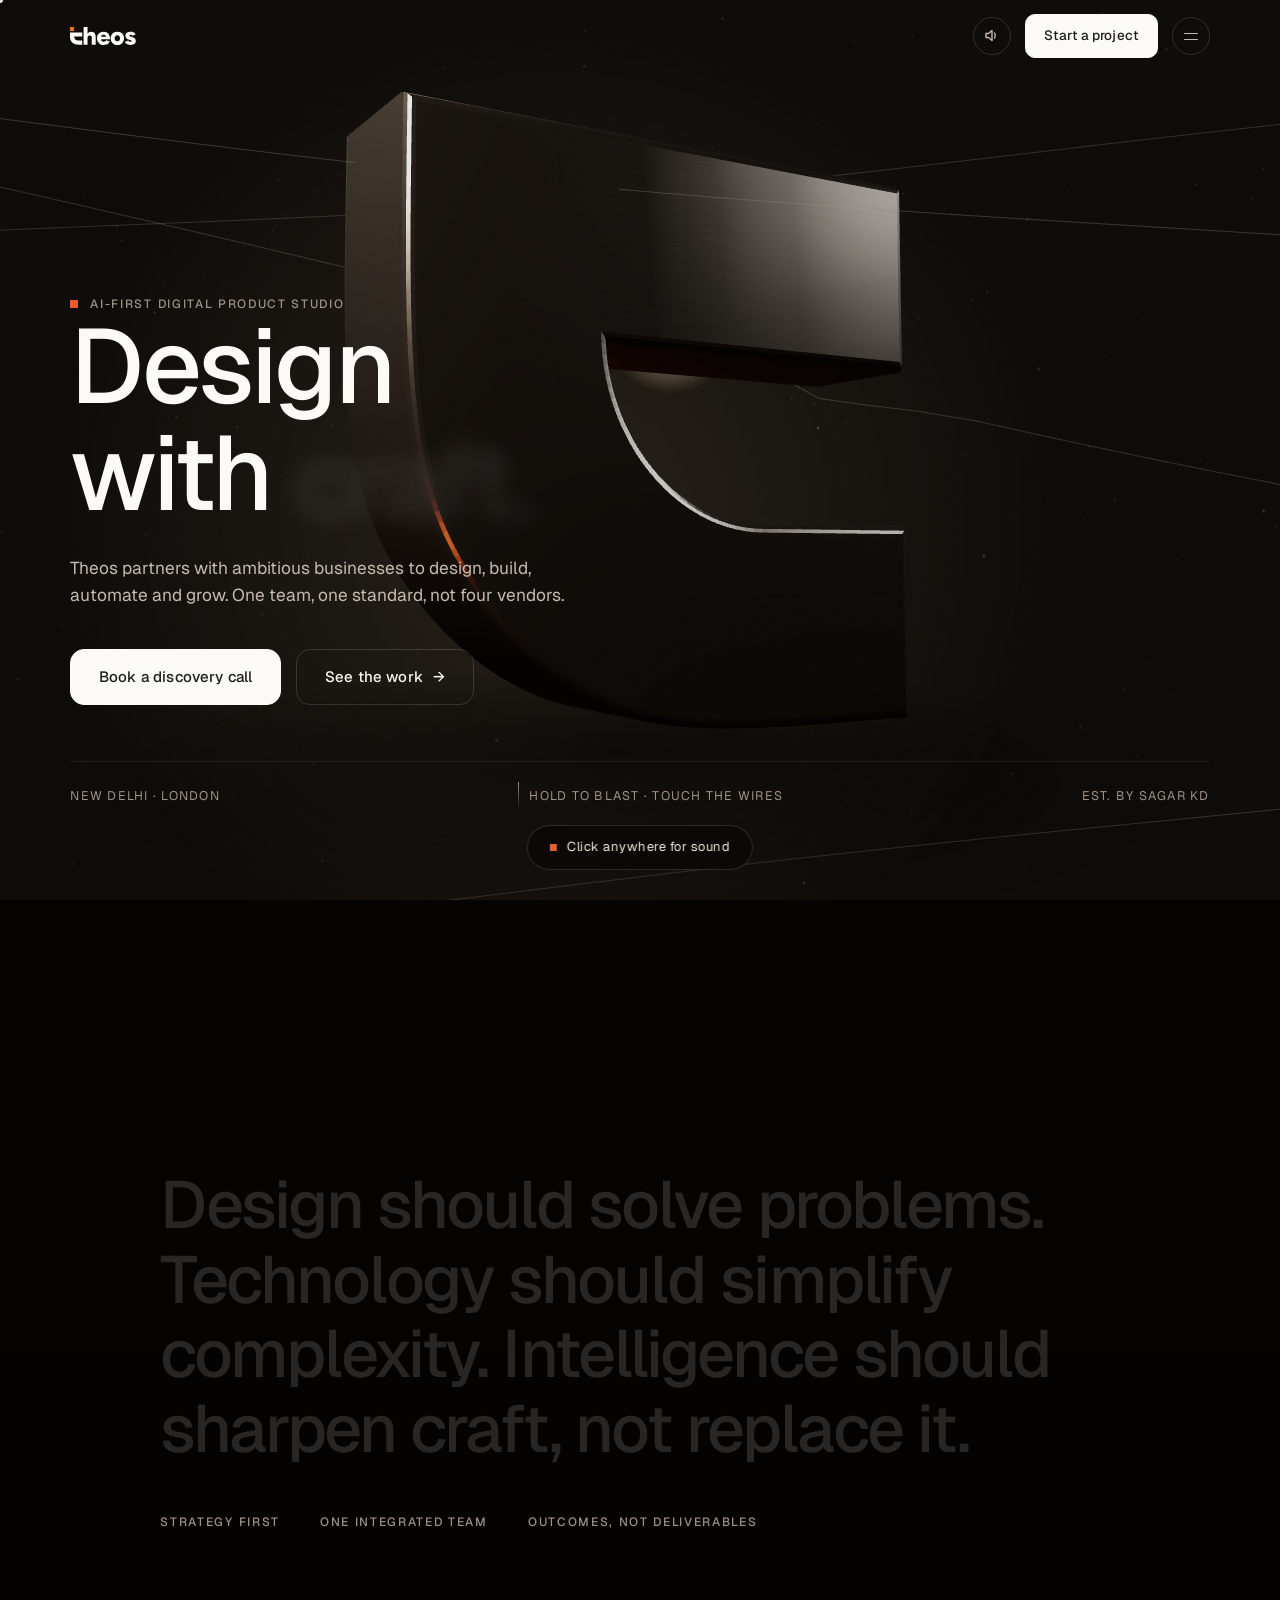
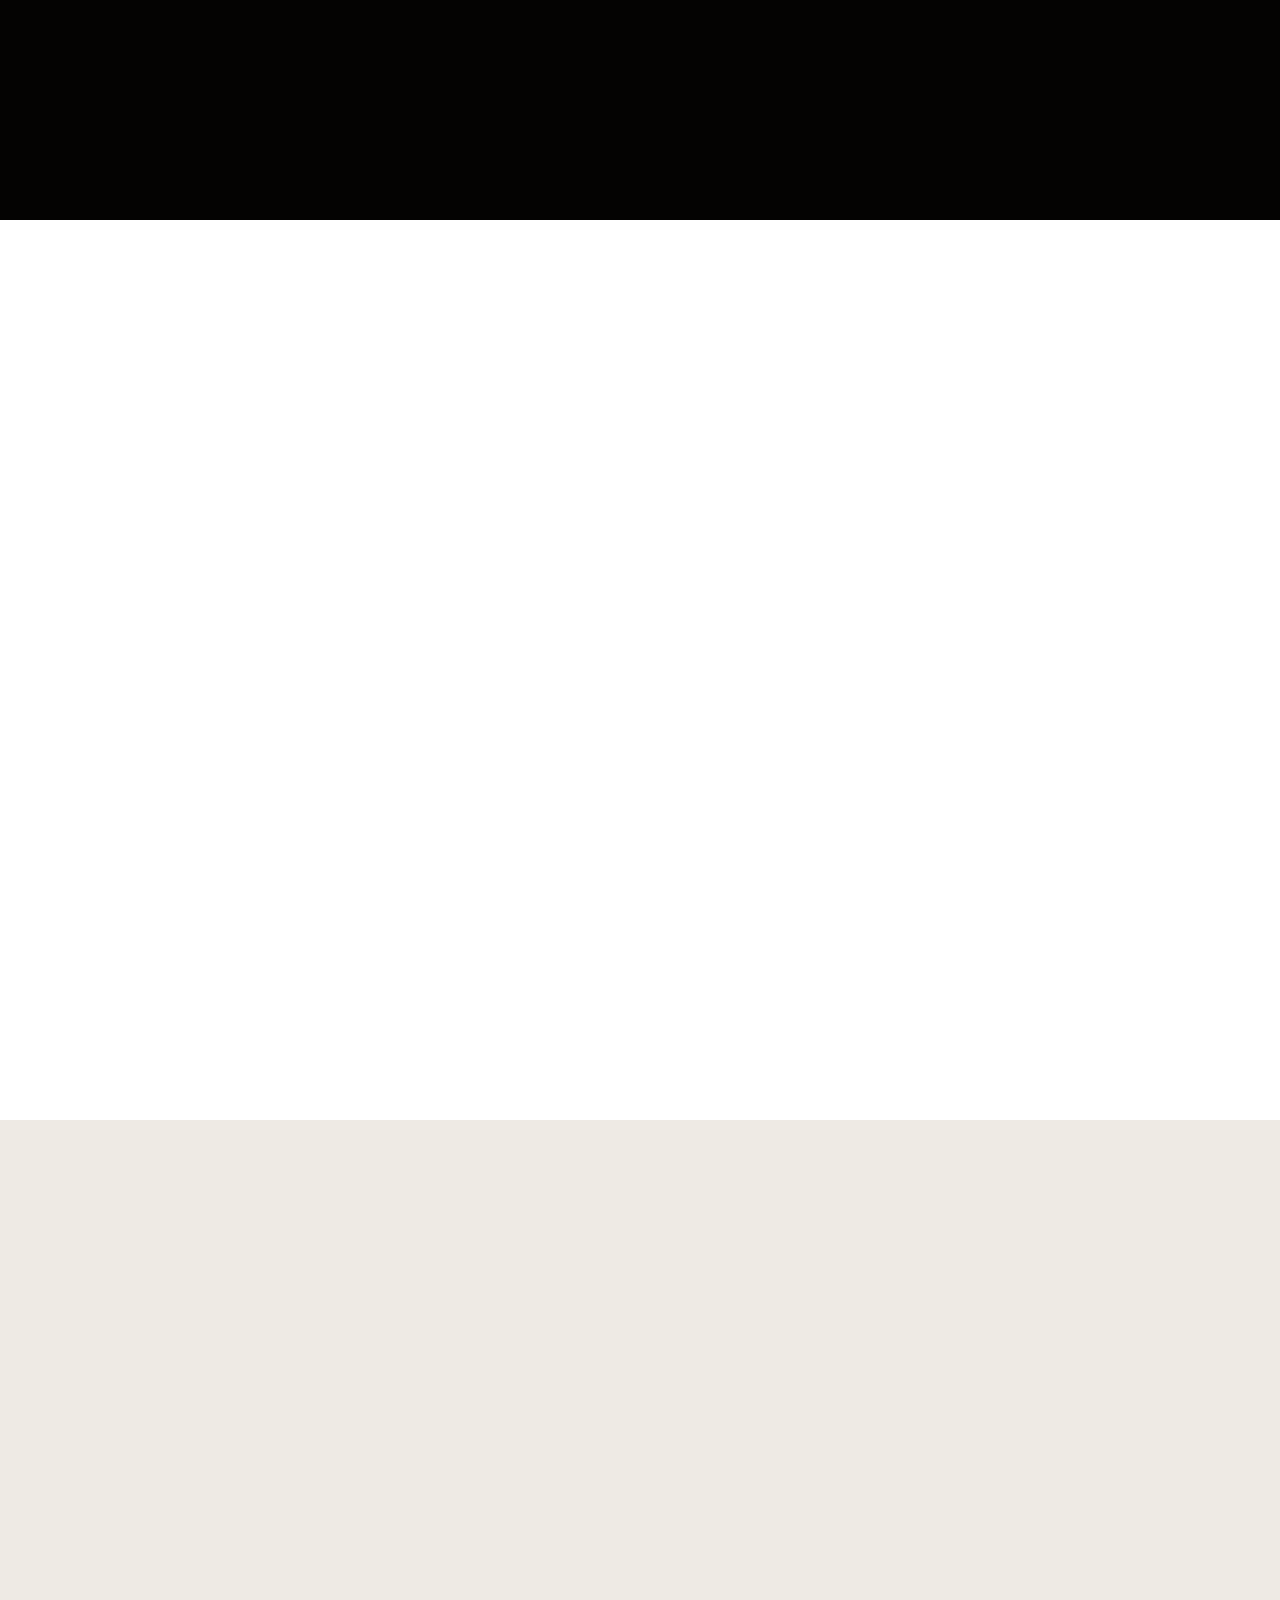
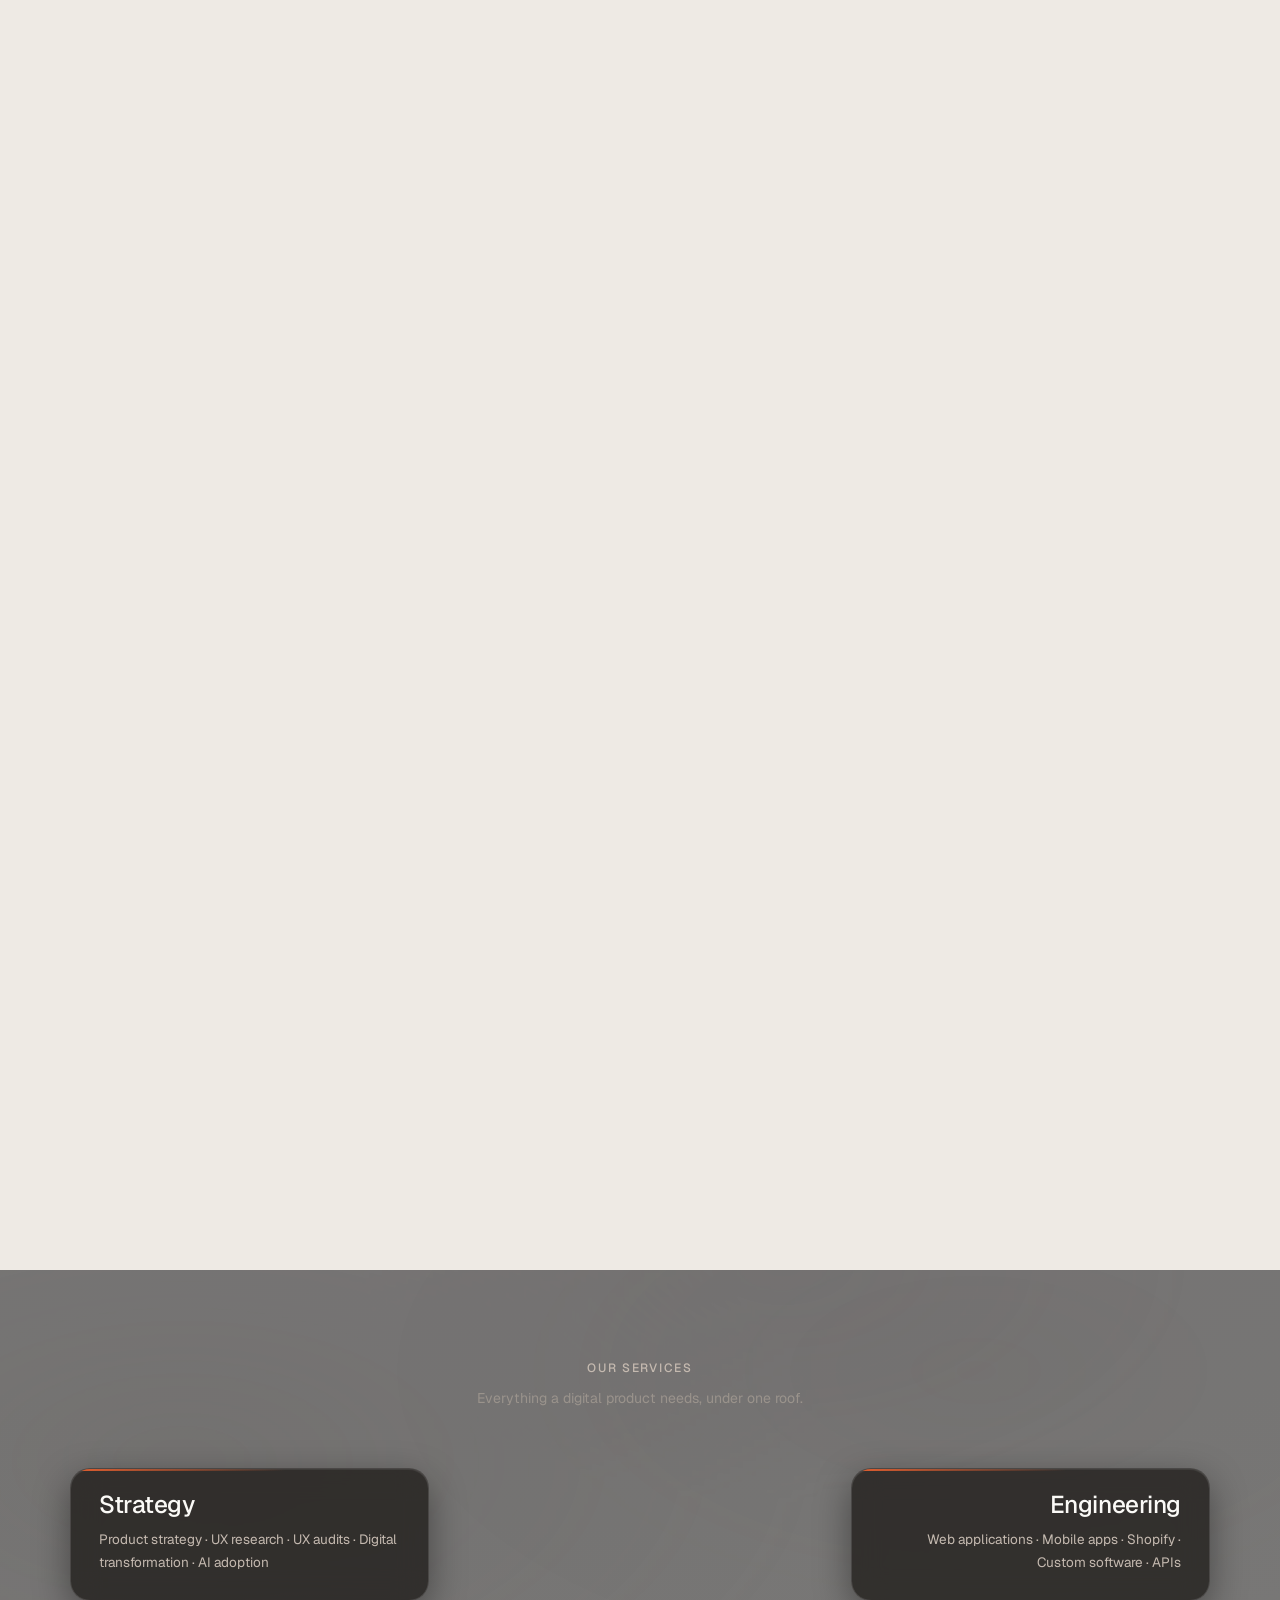
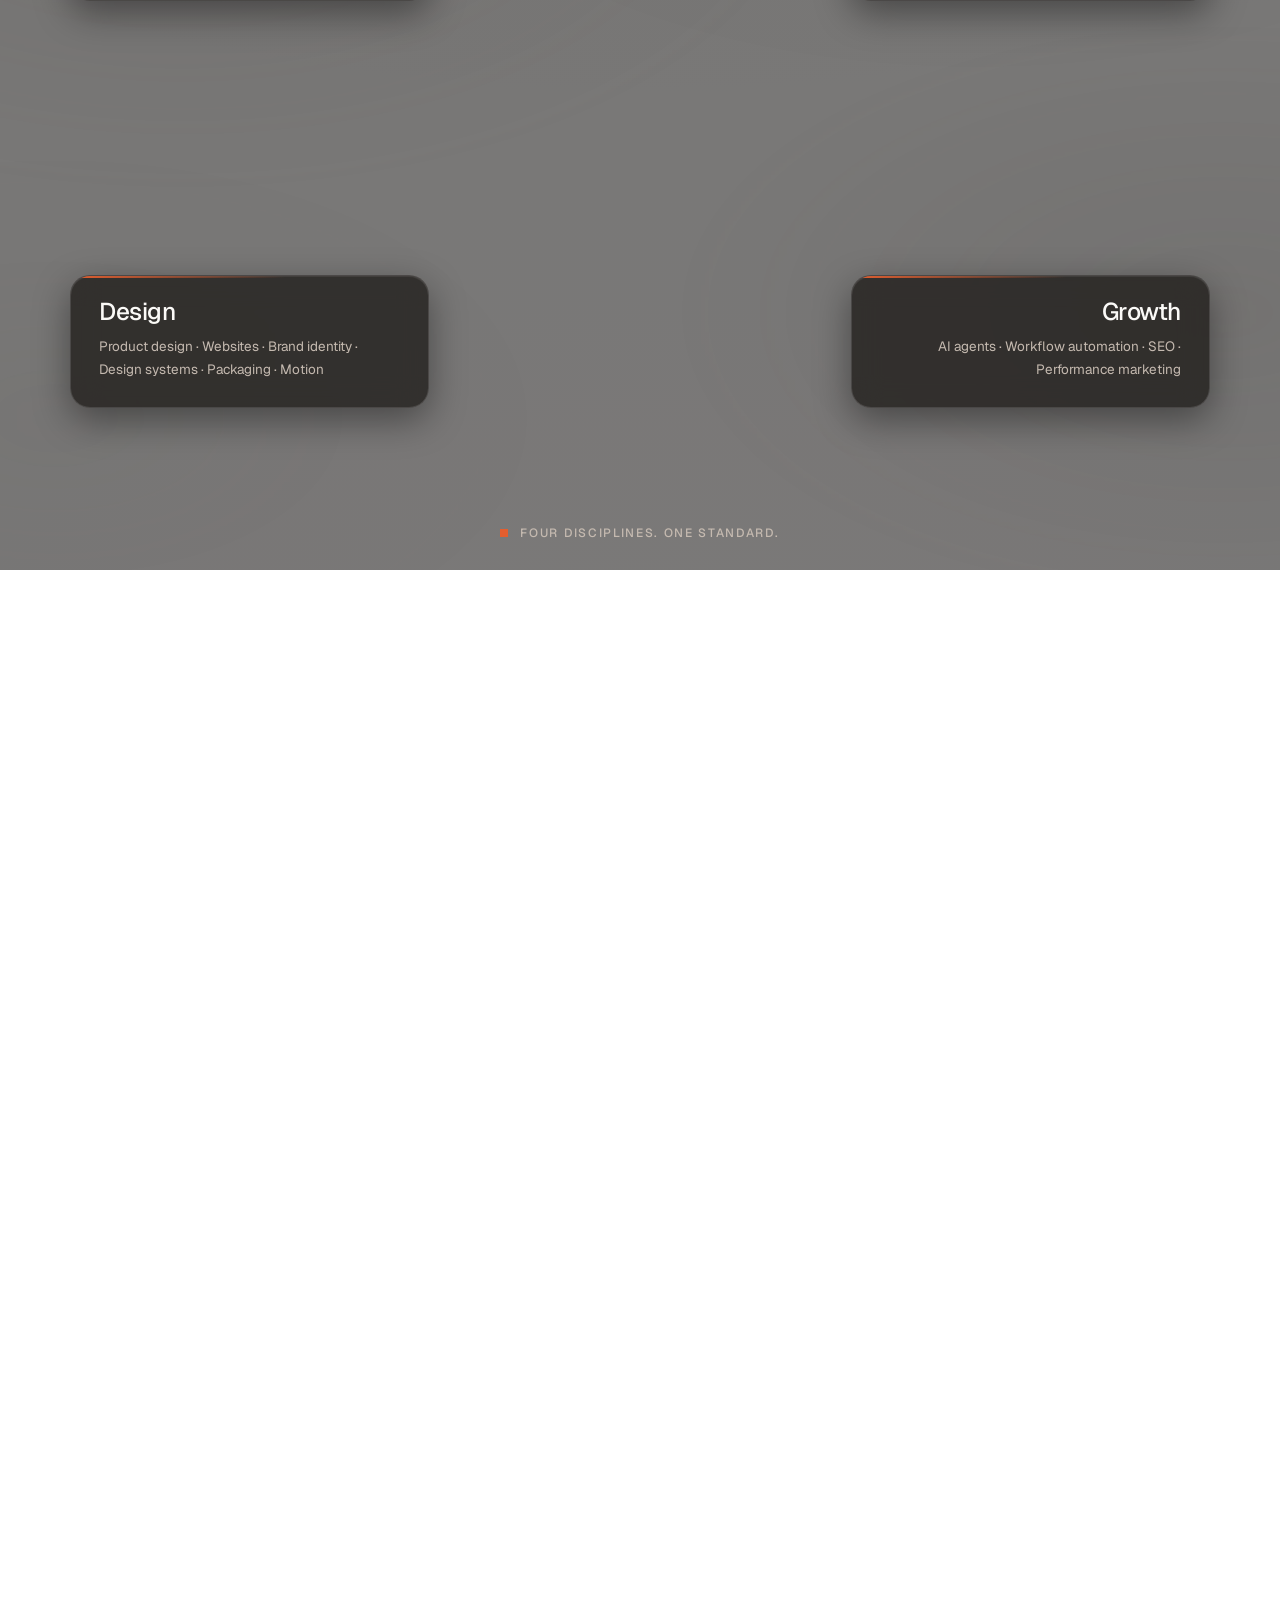
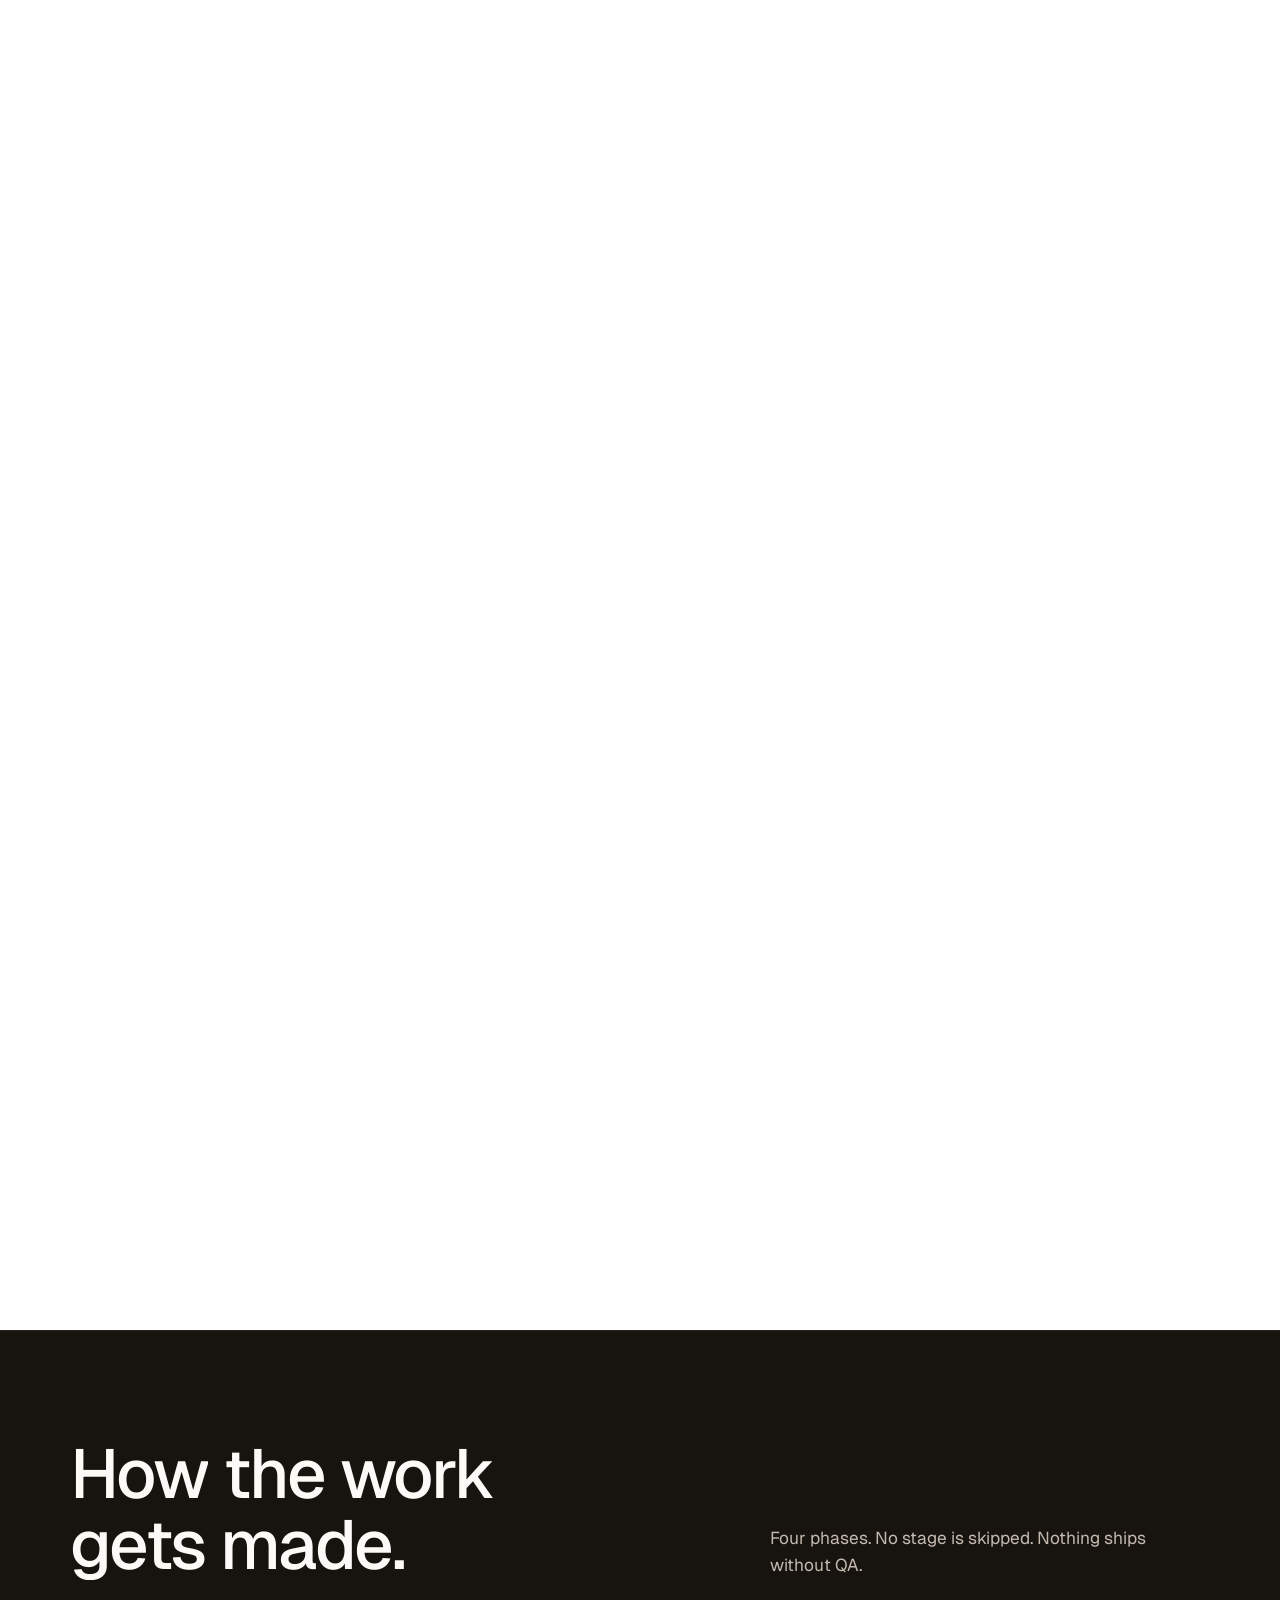
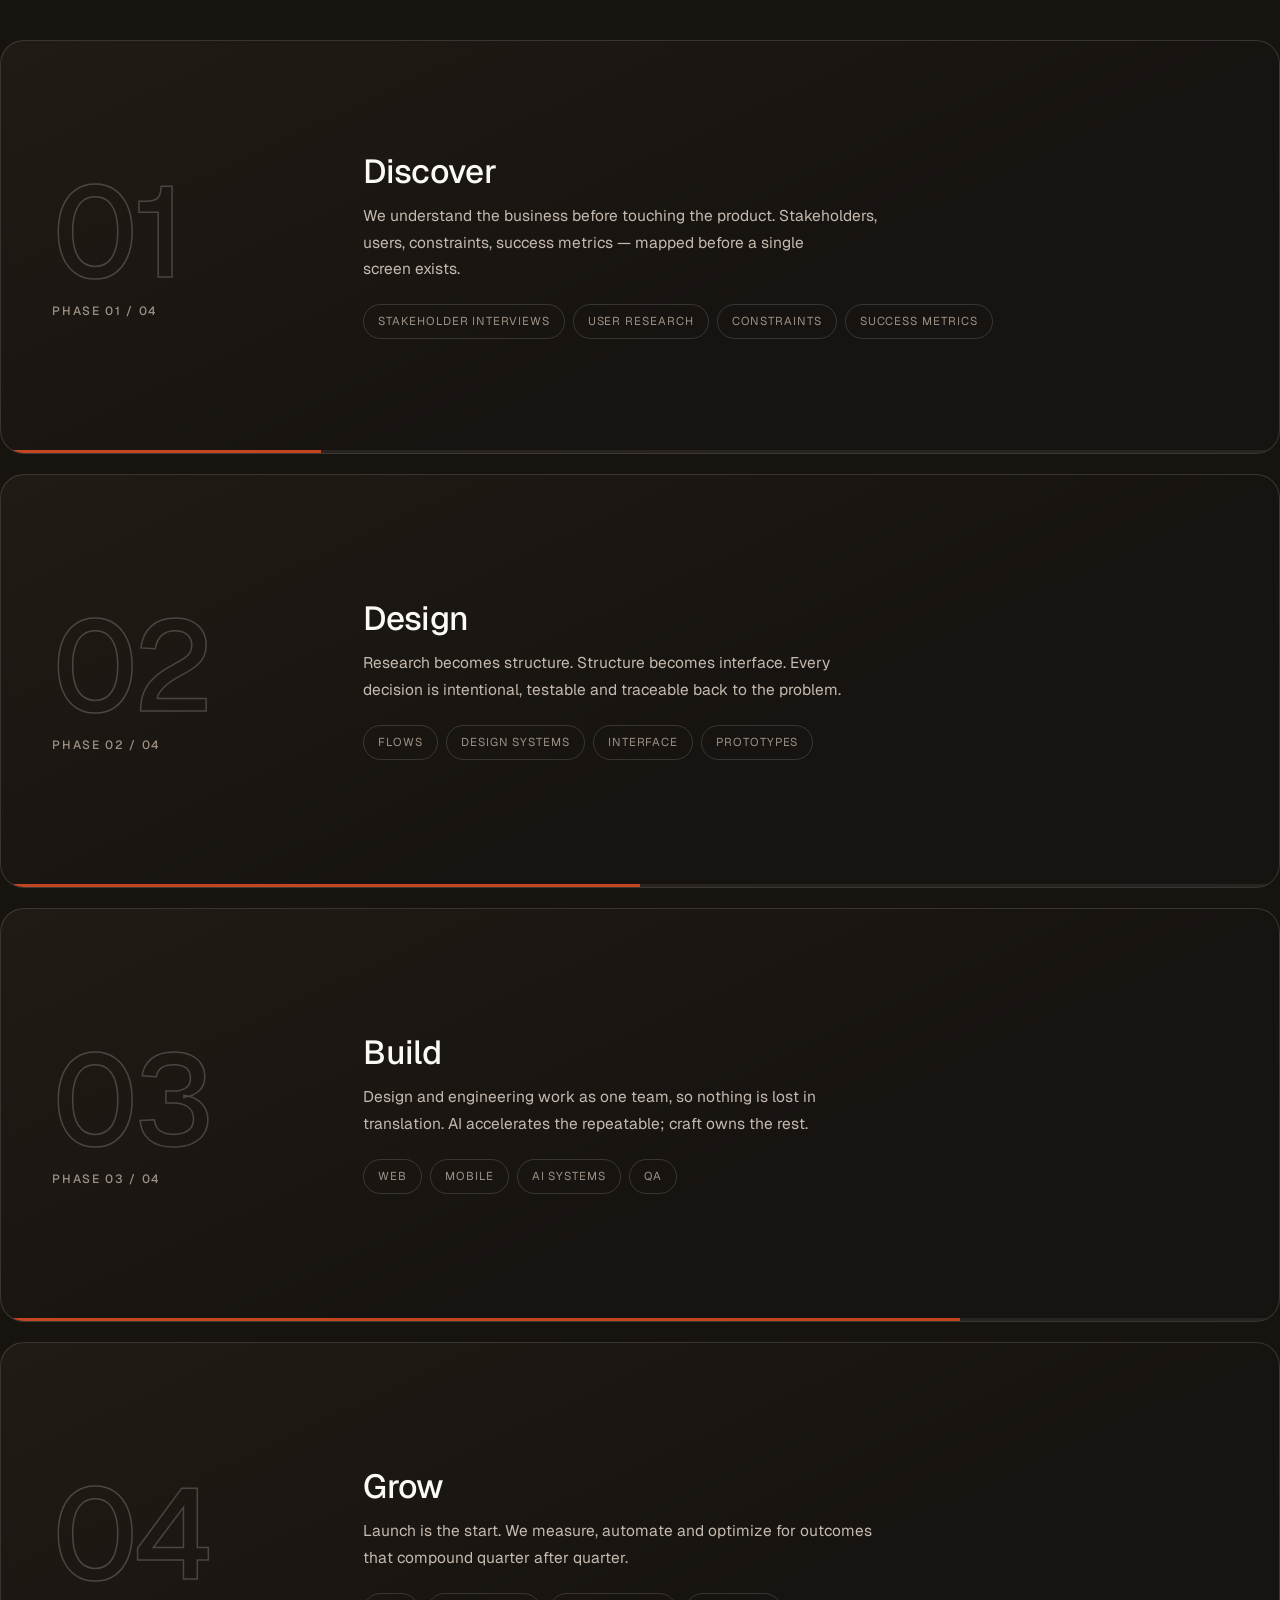
<file: index.html>
<!DOCTYPE html>
<html lang="en">
<head>
<meta charset="UTF-8">
<meta name="viewport" content="width=device-width, initial-scale=1.0">
<title>Theos — design with intelligence</title>
<meta name="description" content="Theos is an AI-first digital product studio. Strategy, design, engineering and growth, delivered as one discipline. New Delhi and London.">
<meta property="og:title" content="Theos — design with intelligence">
<meta property="og:description" content="An AI-first digital product studio. New Delhi and London.">
<meta property="og:type" content="website">
<link rel="icon" href="data:image/svg+xml,%3Csvg xmlns='http://www.w3.org/2000/svg' viewBox='0 0 60 60'%3E%3Crect width='60' height='60' fill='%23F36D1F'/%3E%3C/svg%3E">
<link rel="stylesheet" href="_ds/theos-design-system-e121a9cc-9e67-4db0-b8a8-e837cb23ccfe/tokens/fonts.css">
<link rel="stylesheet" href="_ds/theos-design-system-e121a9cc-9e67-4db0-b8a8-e837cb23ccfe/tokens/colors.css">
<link rel="stylesheet" href="_ds/theos-design-system-e121a9cc-9e67-4db0-b8a8-e837cb23ccfe/tokens/typography.css">
<link rel="stylesheet" href="_ds/theos-design-system-e121a9cc-9e67-4db0-b8a8-e837cb23ccfe/tokens/spacing.css">
<link rel="stylesheet" href="_ds/theos-design-system-e121a9cc-9e67-4db0-b8a8-e837cb23ccfe/tokens/radius.css">
<link rel="stylesheet" href="_ds/theos-design-system-e121a9cc-9e67-4db0-b8a8-e837cb23ccfe/tokens/shadows.css">
<link rel="stylesheet" href="_ds/theos-design-system-e121a9cc-9e67-4db0-b8a8-e837cb23ccfe/tokens/motion.css">
<link rel="stylesheet" href="_ds/theos-design-system-e121a9cc-9e67-4db0-b8a8-e837cb23ccfe/tokens/layout.css">
<link rel="stylesheet" href="_ds/theos-design-system-e121a9cc-9e67-4db0-b8a8-e837cb23ccfe/tokens/base.css">
<link rel="stylesheet" href="_ds/theos-design-system-e121a9cc-9e67-4db0-b8a8-e837cb23ccfe/styles.css">
<link rel="stylesheet" href="css/site.css">
</head>
<body>
<script>if (!window.matchMedia('(prefers-reduced-motion: reduce)').matches) document.body.classList.add('has-js-intro');</script>

<canvas id="gl" aria-hidden="true"></canvas>
<div class="grain" aria-hidden="true"></div>

<nav class="nav" aria-label="Primary">
  <div class="wrap">
    <a class="nav-logo" href="#hero" aria-label="Theos home">
      <svg viewBox="0 0 969 265" fill="none" xmlns="http://www.w3.org/2000/svg" role="img" aria-label="theos">
        <rect width="60" height="60" fill="#F36D1F"></rect>
        <path d="M180 140H60C60 173.137 86.8629 200 120 200H180V260C114.616 260 81.9238 260 57.2822 246.545C38.7743 236.439 23.5612 221.226 13.4551 202.718C-0.000232574 178.076 0 145.384 0 80H180V140Z" fill="currentColor"></path>
        <path d="M200.298 260.002V0L258.486 0.00122462V260.002H200.298ZM320.404 260.002V164.514H378.592V260.002H320.404ZM320.404 164.514C320.404 154.567 319.285 146.734 317.047 141.015C314.809 135.047 311.576 130.695 307.349 127.96C303.122 125.224 298.148 123.732 292.429 123.484C281.239 123.235 272.784 126.343 267.065 132.809C261.346 139.025 258.486 148.599 258.486 161.53H240.955C240.955 141.885 243.939 125.224 249.907 111.548C255.875 97.6223 263.957 87.054 274.152 79.8426C284.596 72.6313 296.532 69.0256 309.96 69.0256C325.129 69.0256 337.811 72.134 348.006 78.3506C358.201 84.3186 365.786 93.5193 370.759 105.953C375.981 118.386 378.592 134.301 378.592 153.697V164.514H320.404Z" fill="currentColor"></path>
        <path d="M496.16 264.478C476.764 264.478 459.606 260.375 444.686 252.169C429.766 243.963 418.078 232.524 409.624 217.853C401.169 203.181 396.942 186.148 396.942 166.752C396.942 147.356 401.169 130.322 409.624 115.651C418.078 100.979 429.766 89.5406 444.686 81.3346C459.854 73.1286 477.261 69.0256 496.906 69.0256C514.561 69.0256 530.476 73.253 544.65 81.7076C558.824 90.1623 570.014 102.844 578.22 119.754C586.674 136.414 590.902 157.054 590.902 181.672H450.654L456.995 174.585C456.995 183.039 458.735 190.499 462.217 196.965C465.698 203.43 470.547 208.403 476.764 211.885C482.98 215.117 489.943 216.734 497.652 216.734C506.852 216.734 514.561 214.744 520.778 210.766C526.994 206.538 531.346 201.316 533.833 195.1L585.68 212.631C580.706 224.567 573.619 234.389 564.419 242.098C555.467 249.806 545.147 255.526 533.46 259.256C521.772 262.737 509.339 264.478 496.16 264.478ZM458.487 150.713L452.519 142.88H536.071L530.476 150.713C530.476 141.263 528.611 133.928 524.881 128.706C521.151 123.235 516.55 119.256 511.08 116.77C505.858 114.283 500.511 113.04 495.041 113.04C489.57 113.04 483.975 114.283 478.256 116.77C472.785 119.256 468.06 123.235 464.082 128.706C460.352 133.928 458.487 141.263 458.487 150.713Z" fill="currentColor"></path>
        <path d="M698.165 264.478C678.521 264.478 661.238 260.375 646.318 252.169C631.398 243.714 619.587 232.151 610.883 217.48C602.429 202.808 598.201 185.899 598.201 166.752C598.201 147.604 602.304 130.695 610.51 116.024C618.965 101.352 630.652 89.9136 645.572 81.7076C660.741 73.253 677.899 69.0256 697.046 69.0256C716.691 69.0256 733.973 73.253 748.893 81.7076C764.062 89.9136 775.749 101.352 783.955 116.024C792.41 130.695 796.637 147.604 796.637 166.752C796.637 185.899 792.41 202.808 783.955 217.48C775.749 232.151 764.186 243.714 749.266 252.169C734.346 260.375 717.313 264.478 698.165 264.478ZM698.165 210.766C705.625 210.766 712.215 208.901 717.934 205.171C723.902 201.441 728.503 196.343 731.735 189.878C735.217 183.164 736.957 175.455 736.957 166.752C736.957 158.048 735.217 150.464 731.735 143.999C728.503 137.285 723.902 132.063 717.934 128.333C711.966 124.603 705.128 122.738 697.419 122.738C689.711 122.738 682.872 124.603 676.904 128.333C670.936 132.063 666.212 137.285 662.73 143.999C659.498 150.464 657.881 158.048 657.881 166.752C657.881 175.455 659.498 183.164 662.73 189.878C666.212 196.343 670.936 201.441 676.904 205.171C683.121 208.901 690.208 210.766 698.165 210.766Z" fill="currentColor"></path>
        <path d="M887.661 264.478C875.476 264.478 864.038 262.737 853.345 259.256C842.901 255.774 833.7 250.801 825.743 244.336C818.034 237.622 812.315 229.54 808.585 220.091L856.702 199.949C859.935 206.165 864.411 210.89 870.13 214.123C875.849 217.107 881.693 218.599 887.661 218.599C893.629 218.599 898.354 217.604 901.835 215.615C905.316 213.377 907.057 210.393 907.057 206.663C907.057 202.684 905.316 199.576 901.835 197.338C898.354 195.1 893.256 193.11 886.542 191.37L870.13 187.64C852.972 183.164 839.668 175.704 830.219 165.26C820.77 154.816 816.045 142.755 816.045 129.079C816.045 109.931 822.635 95.1356 835.814 84.6916C848.993 74.2476 867.27 69.0256 890.645 69.0256C904.073 69.0256 915.76 70.8906 925.707 74.6206C935.902 78.102 944.357 83.0753 951.071 89.5406C958.034 95.7573 963.007 102.969 965.991 111.175L919.739 130.571C917.998 125.597 914.393 121.743 908.922 119.008C903.451 116.272 897.608 114.905 891.391 114.905C885.92 114.905 881.693 116.148 878.709 118.635C875.725 121.121 874.233 124.23 874.233 127.96C874.233 130.944 875.974 133.555 879.455 135.793C883.185 137.782 888.531 139.647 895.494 141.388L915.263 146.237C926.95 149.221 936.773 153.821 944.73 160.038C952.687 166.006 958.655 173.093 962.634 181.299C966.613 189.256 968.602 197.835 968.602 207.036C968.602 218.972 965.121 229.291 958.158 237.995C951.444 246.449 941.995 253.039 929.81 257.764C917.625 262.24 903.576 264.478 887.661 264.478Z" fill="currentColor"></path>
      </svg>
    </a>
    
    <div class="nav-right">
      <button class="icon-btn" id="sound-toggle" type="button" aria-label="Toggle ambient sound">
        <svg class="on" width="15" height="15" viewBox="0 0 15 15" fill="none"><path d="M2 5.5V9.5H4.5L8 12.5V2.5L4.5 5.5H2Z" stroke="currentColor" stroke-width="1.4" stroke-linejoin="round"></path><path d="M10.5 5C11.4 5.9 11.4 9.1 10.5 10" stroke="currentColor" stroke-width="1.4" stroke-linecap="round"></path></svg>
        <svg class="off" width="15" height="15" viewBox="0 0 15 15" fill="none" style="display:none"><path d="M2 5.5V9.5H4.5L8 12.5V2.5L4.5 5.5H2Z" stroke="currentColor" stroke-width="1.4" stroke-linejoin="round"></path><path d="M10.5 5.5L13.5 9.5M13.5 5.5L10.5 9.5" stroke="currentColor" stroke-width="1.4" stroke-linecap="round"></path></svg>
      </button>
      <a class="btn btn-solid btn-sm magnetic" href="contact.html">Start a project</a>
    </div>
  </div>
</nav>

<main>
  <section id="hero" data-screen-label="01 Hero">
    <div class="wrap hero-copy">
      <p class="t-micro rv rv1"><span class="sq"></span>AI-first digital product studio</p>
      <h1 class="rv rv2">Design with <span id="cycle-word">intelligence.</span></h1>
      <p class="hero-sub rv rv3">Theos partners with ambitious businesses to design, build, automate and grow. One team, one standard, not four vendors.</p>
      <div class="hero-cta rv rv4">
        <a class="btn btn-solid magnetic" data-cursor="Book" href="contact.html">Book a discovery call</a>
        <a class="btn btn-ghost magnetic" href="#work">See the work<span class="arr">&rarr;</span></a>
      </div>
      <div class="hero-meta rv rv4">
        <span>New Delhi &middot; London</span>
        <span class="scroll-hint"><span class="tick"></span>Hold to blast &middot; touch the wires</span>
        <span>Est. by Sagar KD</span>
      </div>
    </div>
  </section>

  <section id="philosophy" data-screen-label="02 Philosophy">
    <div class="phil-track">
      <div class="phil-pin">
        <div class="wrap phil-inner">
          <p class="phil-line">
            <span data-seg>Design should solve problems. Technology should simplify complexity. Intelligence should sharpen craft,</span>
            <span data-seg data-em>not replace it.</span>
          </p>
          <div class="phil-foot">
            <span class="t-micro">Strategy first</span>
            <span class="t-micro">One integrated team</span>
            <span class="t-micro">Outcomes, not deliverables</span>
          </div>
        </div>
      </div>
    </div>
  </section>

  <section id="work" data-screen-label="04 Work" data-strips="#efedea">
    <div class="wh-track">
      <div class="wh-pin">
        <div class="wh-rail">
          <div class="wh-panel wh-intro">
            <p class="t-micro"><span class="sq"></span>Selected work</p>
            <h2>Selected work<br>&amp; explorations.</h2>
            <p class="wh-sub">Four shipped projects. Six concepts in the lab. The work argues for itself.</p>
            <a class="wh-viewall" href="work.html">View all projects<span>&rarr;</span></a>
            <p class="wh-hint">Keep scrolling <span class="wh-hint-arr">&rarr;</span></p>
          </div>
        <div class="wh-sep" aria-hidden="true"><span></span></div><div class="wh-panel wh-proj">
          <div class="wh-media" data-cursor="View">
            <image-slot id="work-sofy" shape="rect" placeholder="Drop Sofy imagery"></image-slot>
          </div>
          <div class="wh-caption">
            <div>
              <p class="wh-cat">01 &mdash; Mobile app · Healthcare · 2025</p>
              <h3>Sofy</h3>
              <p class="wh-desc">A women&rsquo;s health platform that makes complex health information approachable.</p>
            </div>
            <button class="case-ask" type="button" data-ask="Tell me about the Sofy project">Explore with Theos<span>&rarr;</span></button>
          </div>
        </div>
        <div class="wh-sep" aria-hidden="true"><span></span></div><div class="wh-panel wh-proj">
          <div class="wh-media" data-cursor="View">
            <image-slot id="work-motherson" shape="rect" placeholder="Drop Motherson imagery"></image-slot>
          </div>
          <div class="wh-caption">
            <div>
              <p class="wh-cat">02 &mdash; Enterprise SaaS · Manufacturing · 2025</p>
              <h3>Motherson</h3>
              <p class="wh-desc">A supplier portal that modernizes enterprise manufacturing workflows.</p>
            </div>
            <button class="case-ask" type="button" data-ask="Tell me about the Motherson supplier portal">Explore with Theos<span>&rarr;</span></button>
          </div>
        </div>
        <div class="wh-sep" aria-hidden="true"><span></span></div><div class="wh-panel wh-proj">
          <div class="wh-media" data-cursor="View">
            <image-slot id="work-intrude" shape="rect" placeholder="Drop Intrude imagery"></image-slot>
          </div>
          <div class="wh-caption">
            <div>
              <p class="wh-cat">03 &mdash; E-commerce · Luxury brand · 2024</p>
              <h3>Intrude</h3>
              <p class="wh-desc">A premium Indian streetwear label with a distinctive digital experience.</p>
            </div>
            <button class="case-ask" type="button" data-ask="Tell me about the Intrude project">Explore with Theos<span>&rarr;</span></button>
          </div>
        </div>
        <div class="wh-sep" aria-hidden="true"><span></span></div><div class="wh-panel wh-proj">
          <div class="wh-media" data-cursor="View">
            <image-slot id="work-segreto" shape="rect" placeholder="Drop Segreto imagery"></image-slot>
          </div>
          <div class="wh-caption">
            <div>
              <p class="wh-cat">04 &mdash; Brand identity · Hospitality · 2024</p>
              <h3>Segreto</h3>
              <p class="wh-desc">A premium nightlife identity, consistent across every guest touchpoint.</p>
            </div>
            <button class="case-ask" type="button" data-ask="Tell me about the Segreto project">Explore with Theos<span>&rarr;</span></button>
          </div>
        </div>
          <div class="wh-sep" aria-hidden="true"><span></span></div><div class="wh-panel wh-outro">
            <p class="wh-outro-line">Discover the complete collection of digital experiences, brands and platforms.</p>
            <a class="wh-viewall" href="work.html">View all projects<span>&rarr;</span></a>
          </div>
        </div>
        <div class="wh-cover" aria-hidden="true"></div>
        <div class="wh-bar" aria-hidden="true"><span></span></div>
      </div>
    </div>
  </section>

  <section id="capabilities" data-screen-label="03 Services">
    <div class="svc-track">
      <div class="svc-pin">
        <div class="svc-dark" aria-hidden="true"></div>
        <div class="svc-smoke a" aria-hidden="true"></div>
        <div class="svc-smoke b" aria-hidden="true"></div>
        <canvas id="cap-gl" aria-hidden="true"></canvas>
        <div class="svc-flash" aria-hidden="true"></div>
        <div class="svc-headwrap">
          <p class="svc-head t-micro">Our services</p>
          <p class="svc-sub">Everything a digital product needs, under one roof.</p>
        </div>
        <div class="svc-words">
          <span class="svc-word">strategy</span>
          <span class="svc-word">design</span>
          <span class="svc-word">engineering</span>
          <span class="svc-word">growth</span>
        </div>
        <div class="svc-cards" aria-hidden="false">
          <div class="svc-card sc1">
            <h3>Strategy</h3>
            <p>Product strategy &middot; UX research &middot; UX audits &middot; Digital transformation &middot; AI adoption</p>
          </div>
          <div class="svc-card sc2">
            <h3>Design</h3>
            <p>Product design &middot; Websites &middot; Brand identity &middot; Design systems &middot; Packaging &middot; Motion</p>
          </div>
          <div class="svc-card sc3">
            <h3>Engineering</h3>
            <p>Web applications &middot; Mobile apps &middot; Shopify &middot; Custom software &middot; APIs</p>
          </div>
          <div class="svc-card sc4">
            <h3>Growth</h3>
            <p>AI agents &middot; Workflow automation &middot; SEO &middot; Performance marketing</p>
          </div>
        </div>
        <p class="svc-foot t-micro"><span class="sq"></span>Four disciplines. One standard.</p>
      </div>
    </div>
    <div class="svc-fallback wrap">
      <div class="svc-card"><h3>Strategy</h3><p>Product strategy &middot; UX research &middot; UX audits &middot; Digital transformation &middot; AI adoption</p></div>
      <div class="svc-card"><h3>Design</h3><p>Product design &middot; Websites &middot; Brand identity &middot; Design systems &middot; Packaging &middot; Motion</p></div>
      <div class="svc-card"><h3>Engineering</h3><p>Web applications &middot; Mobile apps &middot; Shopify &middot; Custom software &middot; APIs</p></div>
      <div class="svc-card"><h3>Growth</h3><p>AI agents &middot; Workflow automation &middot; SEO &middot; Performance marketing</p></div>
    </div>
  </section>

  <section id="process" data-screen-label="04 Process" data-strips="#17140f">
    <div class="wrap">
      <div class="sec-head" data-reveal>
        <h2 class="rl">How the work gets made.</h2>
        <p class="lede rl">Four phases. No stage is skipped. Nothing ships without QA.</p>
      </div>
    </div>
    <div class="wrap procs">
      <article class="procs-card" style="--pi:0;" data-reveal>
        <div class="procs-idx">
          <span class="procs-num rl">01</span>
          <span class="procs-ph t-micro rl">Phase 01 / 04</span>
        </div>
        <div class="procs-main">
          <h3 class="rl">Discover</h3>
          <p class="rl">We understand the business before touching the product. Stakeholders, users, constraints, success metrics — mapped before a single screen exists.</p>
          <div class="procs-tags rl"><span>Stakeholder interviews</span><span>User research</span><span>Constraints</span><span>Success metrics</span></div>
        </div>
        <div class="procs-meter" aria-hidden="true"><i style="--pf:0.25;"></i></div>
      </article>
      <article class="procs-card" style="--pi:1;" data-reveal>
        <div class="procs-idx">
          <span class="procs-num rl">02</span>
          <span class="procs-ph t-micro rl">Phase 02 / 04</span>
        </div>
        <div class="procs-main">
          <h3 class="rl">Design</h3>
          <p class="rl">Research becomes structure. Structure becomes interface. Every decision is intentional, testable and traceable back to the problem.</p>
          <div class="procs-tags rl"><span>Flows</span><span>Design systems</span><span>Interface</span><span>Prototypes</span></div>
        </div>
        <div class="procs-meter" aria-hidden="true"><i style="--pf:0.5;"></i></div>
      </article>
      <article class="procs-card" style="--pi:2;" data-reveal>
        <div class="procs-idx">
          <span class="procs-num rl">03</span>
          <span class="procs-ph t-micro rl">Phase 03 / 04</span>
        </div>
        <div class="procs-main">
          <h3 class="rl">Build</h3>
          <p class="rl">Design and engineering work as one team, so nothing is lost in translation. AI accelerates the repeatable; craft owns the rest.</p>
          <div class="procs-tags rl"><span>Web</span><span>Mobile</span><span>AI systems</span><span>QA</span></div>
        </div>
        <div class="procs-meter" aria-hidden="true"><i style="--pf:0.75;"></i></div>
      </article>
      <article class="procs-card" style="--pi:3;" data-reveal>
        <div class="procs-idx">
          <span class="procs-num rl">04</span>
          <span class="procs-ph t-micro rl">Phase 04 / 04</span>
        </div>
        <div class="procs-main">
          <h3 class="rl">Grow</h3>
          <p class="rl">Launch is the start. We measure, automate and optimize for outcomes that compound quarter after quarter.</p>
          <div class="procs-tags rl"><span>SEO</span><span>Automation</span><span>Performance</span><span>Iteration</span></div>
        </div>
        <div class="procs-meter" aria-hidden="true"><i style="--pf:1;"></i></div>
      </article>
    </div>
  </section>

  <section id="clients" data-screen-label="05 Clients" data-strips="#ffffff">
    <div class="wrap client-inner">
      <div class="sec-head client-head" data-reveal>
        <h2 class="rl">Client stories.</h2>
        <p class="lede rl">Great work is built through partnership. Here is what clients say.</p>
      </div>
      <div class="client-rule" aria-hidden="true"></div>
      <div class="client-stage">
        <div class="client-side">
          <div class="client-tabs" role="tablist" aria-label="Client stories">
            <button class="ct on" type="button" data-i="0" role="tab" aria-selected="true">Motherson<span class="ct-arr">&rarr;</span></button>
            <button class="ct" type="button" data-i="1" role="tab" aria-selected="false">Sofy<span class="ct-arr">&rarr;</span></button>
            <button class="ct" type="button" data-i="2" role="tab" aria-selected="false">Intrude<span class="ct-arr">&rarr;</span></button>
          </div>
          <div class="cq-nav">
            <button class="icon-btn" id="cq-prev" type="button" aria-label="Previous story">&larr;</button>
            <span class="cq-idx" id="cq-idx">01 / 03</span>
            <button class="icon-btn" id="cq-next" type="button" aria-label="Next story">&rarr;</button>
          </div>
        </div>
        <div class="client-view">
          <span class="cq-num" id="cq-num" aria-hidden="true">01</span>
          <blockquote class="cq-text" id="cq-text">They understood the business before they touched the product. The portal shipped ahead of our own estimate.</blockquote>
          <p class="cq-byline" id="cq-by">Program lead &mdash; Motherson &middot; Enterprise</p>
        </div>
      </div>
    </div>
  </section>

  <section id="intelligence" data-screen-label="05 Intelligence" data-strips="#161311">
    <div class="wrap">
      <div class="sec-head" data-reveal>
        <h2 class="rl">Meet Theos AI.</h2>
        <p class="lede rl">The studio&rsquo;s resident intelligence. Ask it.</p>
      </div>
      <div class="intel-grid">
        <div class="intel-copy" data-reveal>
          <div class="intel-points rl">
            <div class="intel-point"><span class="k">01</span><p class="t"><strong>AI agents</strong> designed around real workflows.</p></div>
            <div class="intel-point"><span class="k">02</span><p class="t"><strong>Automation</strong> for the work that repeats.</p></div>
            <div class="intel-point"><span class="k">03</span><p class="t"><strong>Knowledge systems</strong> a team can actually search.</p></div>
          </div>
        </div>
        <div class="companion-scope" data-reveal>
          <div class="rl" id="companion-mount"></div>
        </div>
      </div>
    </div>
  </section>

  <section id="audit" data-screen-label="06 Audit" data-strips="#0f0e0c">
    <div class="wrap">
      <div class="sec-head" data-reveal>
        <h2 class="rl">Try the intelligence.</h2>
        <p class="lede rl">A free instant audit of your website. If this is the free read, imagine the paid work.</p>
      </div>
    </div>
    <div class="wrap audit-wrap">
      <div id="audit-mount"></div>
    </div>
  </section>



  <section id="insights" data-screen-label="07 Insights" data-strips="#f3f0ec">
    <div class="ins-track">
      <div class="ins-pin">
        <canvas class="ins-bg" aria-hidden="true"></canvas>
        <div class="wrap ins-inner">
          <header class="ins-hero">
            <p class="t-micro"><span class="sq"></span>Insights</p>
            <h2>Thinking, published.</h2>
            <p class="ins-sub">Research, systems, product thinking, AI and digital craftsmanship.</p>
            <div class="ins-search" role="search">
              <input type="search" placeholder="Search the intelligence&hellip;" aria-label="Search articles">
              <div class="ins-chips">
                <button class="ins-chip" type="button" data-cat="ux">UX strategy</button>
                <button class="ins-chip" type="button" data-cat="ai">AI product design</button>
                <button class="ins-chip" type="button" data-cat="future">Future interfaces</button>
              </div>
            </div>
          </header>
          <div class="ins-cards">
            <article class="ins-card featured" data-cat="ux" data-tags="ux strategy conversion first impressions hierarchy trust performance">
              <div class="ins-media"><canvas class="ins-art" aria-label="Abstract light trails converging on a single point — visual metaphor for first impressions"></canvas></div>
              <div class="ins-copy">
                <p class="ins-meta"><span class="cat">UX strategy</span><span>8 min read</span><span>June 2026</span></p>
                <h3>Why most business websites fail before users even scroll.</h3>
                <p class="ins-sum">The verdict on your website is reached in milliseconds, above the fold, before a single scroll. What decides it &mdash; and what to do about it.</p>
                <button class="ins-read" type="button" data-read="article-fail">Read the article<span>&rarr;</span></button>
              </div>
            </article>
            <article class="ins-card" data-cat="ai" data-tags="ai product design human trust transparency onboarding conversational">
              <div class="ins-media"><canvas class="ins-art" aria-label="Organic node bloom — visual metaphor for humane AI systems"></canvas></div>
              <div class="ins-copy">
                <p class="ins-meta"><span class="cat">AI product design</span><span>10 min read</span><span>May 2026</span></p>
                <h3>Designing AI products that feel human.</h3>
                <p class="ins-sum">Trust is the interface. How transparency, feedback and restraint turn a capable model into a product people rely on.</p>
                <button class="ins-read" type="button" data-read="article-human">Read the article<span>&rarr;</span></button>
              </div>
            </article>
            <article class="ins-card" data-cat="future" data-tags="future interfaces spatial ambient voice multimodal webgl immersive">
              <div class="ins-media"><canvas class="ins-art" aria-label="Receding spatial frames — visual metaphor for interfaces beyond screens"></canvas></div>
              <div class="ins-copy">
                <p class="ins-meta"><span class="cat">Future interfaces</span><span>12 min read</span><span>April 2026</span></p>
                <h3>The future of UX: beyond screens.</h3>
                <p class="ins-sum">Screens were a phase. Spatial computing, ambient interfaces and AI companions are redrawing where products live.</p>
                <button class="ins-read" type="button" data-read="article-beyond">Read the article<span>&rarr;</span></button>
              </div>
            </article>
          </div>
          <div class="ins-foot">
            <div class="ins-prog" aria-hidden="true"><i></i></div>
            <a class="btn btn-ghost btn-sm magnetic" href="insights.html">View all insights<span class="arr">&rarr;</span></a>
          </div>
        </div>
      </div>
    </div>

    <!-- article bodies: semantic, crawlable, shown in reading mode -->
    <div class="ins-articles" hidden>
      <article id="article-fail" lang="en">
        <p class="t-micro">UX strategy &middot; 8 min read &middot; Theos team</p>
        <h2>Why most business websites fail before users even scroll.</h2>
        <p>A visitor forms a judgment of a website in under a tenth of a second. That judgment &mdash; credible or not, premium or not, for me or not &mdash; is made above the fold, before any scrolling happens. Based on Theos design practice across healthcare, enterprise and consumer brands, most conversion problems are first-impression problems wearing a disguise.</p>
        <h3>What decides the first impression?</h3>
        <p>Three things, in order: visual hierarchy, perceived performance, and trust signals. Hierarchy tells the eye where to go. Performance tells the brain the company is competent. Trust signals tell the gut it is safe to continue. A site can have excellent content and still fail all three in the first viewport.</p>
        <h3>Why does cognitive load kill conversion?</h3>
        <p>Every competing headline, badge, animation and menu item is a small tax on attention. The tax compounds. When the first viewport asks a visitor to process more than one idea, the most common response is not a wrong choice &mdash; it is no choice. The back button is the cheapest decision available.</p>
        <p>The fix is editorial discipline: one dominant statement, one primary action, and secondary material pushed below the fold. This is the same discipline we apply in our own <a href="services.html">product design work</a>.</p>
        <h3>How fast is fast enough?</h3>
        <p>Perceived speed matters more than measured speed. A page that renders its headline and hero instantly feels fast even while images stream in behind. Aim for a Largest Contentful Paint under 2.5 seconds on mid-range mobile; past 3 seconds, bounce probability climbs steeply.</p>
        <h3>Key takeaways</h3>
        <p>Say one thing above the fold. Make the primary action unmistakable. Render the message before the decoration. Treat contrast and focus states as conversion features, not compliance chores. And measure the first viewport separately from the rest of the page &mdash; it does most of the work.</p>
        <p>Want a specific read on your own site? <a href="index.html#audit">Run the free Theos AI audit</a>, or see how this thinking shows up in <a href="work.html">our case studies</a>. When you are ready, <a href="contact.html">book a discovery call</a>.</p>
      </article>
      <article id="article-human" lang="en">
        <p class="t-micro">AI product design &middot; 10 min read &middot; Theos team</p>
        <h2>Designing AI products that feel human.</h2>
        <p>An AI product is a relationship, not a feature. The model supplies capability; the design supplies trust. Based on Theos design practice building AI agents and automation for client teams, the products that survive contact with real users share one property: they are honest about what they are doing.</p>
        <h3>What makes an AI interface trustworthy?</h3>
        <p>Transparency of state. Users forgive a system that says it is thinking, uncertain, or wrong. They abandon a system that is confidently opaque. Show progress as legible stages, not spinners. Attribute answers to sources when they exist. Make "I don't know" a designed state, not an error.</p>
        <h3>Why do feedback loops matter more than accuracy?</h3>
        <p>No model is right every time. What users remember is whether correcting the system was effortless. A visible edit, an undo, a thumbs-down that observably changes behavior &mdash; these convert failure moments into ownership moments. Products without repair loops burn trust at exactly the moments trust is tested.</p>
        <h3>How should AI products onboard?</h3>
        <p>By doing, not touring. The best onboarding is a first task completed in under a minute with the AI visibly assisting. Suggested prompts beat empty text boxes. Defaults beat configuration. The system should demonstrate its range gradually, the way a good colleague reveals competence &mdash; through work, not claims.</p>
        <h3>Where does restraint come in?</h3>
        <p>Not everything should be conversational. Chat is a poor interface for comparison, spatial arrangement and repeated operations. The craft is knowing when the AI should be a colleague in the room and when it should be plumbing behind the wall. We design both &mdash; see <a href="services.html">AI &amp; automation services</a>.</p>
        <h3>Key takeaways</h3>
        <p>Make state visible. Design the repair loop before the happy path. Onboard through a real task. Use conversation only where conversation wins. And measure trust &mdash; retention after a failure is the honest metric.</p>
        <p>Building something with AI at the core? <a href="contact.html">Talk to the studio</a> or explore <a href="work.html">recent work</a>.</p>
      </article>
      <article id="article-beyond" lang="en">
        <p class="t-micro">Future interfaces &middot; 12 min read &middot; Theos team</p>
        <h2>The future of UX: beyond screens.</h2>
        <p>The rectangle is not the destination. For forty years, interface design has meant arranging pixels inside a bounded frame. Spatial computing, ambient systems and AI companions are dissolving that frame &mdash; and the design discipline is expanding to match.</p>
        <h3>What is spatial computing changing?</h3>
        <p>Distance, scale and place become design materials. An interface that lives in a room must respect the room: occlusion, lighting, the social fact of other people. The flat design system gives way to a physical one &mdash; materials, weight and light &mdash; which is why studios with 3D and WebGL craft are positioned for what comes next.</p>
        <h3>What are ambient interfaces?</h3>
        <p>Systems that act without being operated. A thermostat that has learned the household. A workflow that files the invoice before anyone opens the app. The UX question shifts from "is this screen clear?" to "does this system deserve the autonomy it has taken?" Ambient design is trust design at its purest.</p>
        <h3>How do AI companions change the model?</h3>
        <p>The interface becomes a colleague with memory. Continuity &mdash; the sense that the system knows the history of the work &mdash; replaces navigation as the core experience. Products organized around a knowing companion need fewer menus and better manners.</p>
        <h3>Does the web stay relevant?</h3>
        <p>More than ever. WebGL and WebGPU put real-time 3D in the browser with no install. The web is becoming the delivery layer for immersive product experiences &mdash; the same technology rendering this website's titanium monolith. The skills transfer directly.</p>
        <h3>Key takeaways</h3>
        <p>Learn physical material logic, not just layout. Treat autonomy as a designed permission. Build memory and continuity into the product model. Prototype in real time 3D early. The frame is dissolving &mdash; the craft is not.</p>
        <p>Exploring what this means for your product? <a href="services.html">See our capabilities</a> or <a href="contact.html">start the conversation</a>.</p>
      </article>
    </div>

    <script type="application/ld+json">
    {"@context":"https://schema.org","@graph":[
      {"@type":"Organization","@id":"https://theos.design/#org","name":"Theos","url":"https://theos.design","email":"hello@theos.design","logo":"https://theos.design/assets/logo-light.svg","sameAs":["https://www.instagram.com/theosdesignstudio","https://linkedin.com/company/theosdesign"],"founder":{"@type":"Person","name":"Sagar KD"},"location":[{"@type":"Place","name":"New Delhi, India"},{"@type":"Place","name":"London, United Kingdom"}]},
      {"@type":"BlogPosting","headline":"Why most business websites fail before users even scroll","articleSection":"UX strategy","timeRequired":"PT8M","datePublished":"2026-06-10","author":{"@type":"Organization","@id":"https://theos.design/#org"},"publisher":{"@id":"https://theos.design/#org"},"description":"First impressions, cognitive load, trust signals, visual hierarchy and performance — what decides a website's fate above the fold.","mainEntityOfPage":"https://theos.design/#insights"},
      {"@type":"BlogPosting","headline":"Designing AI products that feel human","articleSection":"AI product design","timeRequired":"PT10M","datePublished":"2026-05-14","author":{"@type":"Organization","@id":"https://theos.design/#org"},"publisher":{"@id":"https://theos.design/#org"},"description":"Conversational interfaces, AI transparency, feedback loops, trust and onboarding — how design turns capable models into reliable products.","mainEntityOfPage":"https://theos.design/#insights"},
      {"@type":"BlogPosting","headline":"The future of UX: beyond screens","articleSection":"Future interfaces","timeRequired":"PT12M","datePublished":"2026-04-22","author":{"@type":"Organization","@id":"https://theos.design/#org"},"publisher":{"@id":"https://theos.design/#org"},"description":"Spatial computing, ambient interfaces, multimodal interaction and AI companions — where product experiences live next.","mainEntityOfPage":"https://theos.design/#insights"}
    ]}
    </script>
  </section>

  <!-- reading mode overlay -->
  <div id="ins-reader" role="dialog" aria-modal="true" aria-label="Article reader">
    <div class="rd-panel">
      <div class="rd-prog" aria-hidden="true"><i></i></div>
      <div class="rd-top">
        <button class="rd-copy" type="button">Copy link</button>
        <button class="icon-btn rd-close" type="button" aria-label="Close article">&#10005;</button>
      </div>
      <div class="rd-cols">
        <nav class="rd-toc" aria-label="Table of contents"></nav>
        <div class="rd-scroll"><div class="rd-body"></div></div>
      </div>
    </div>
  </div>


  <section id="presence" data-screen-label="07 Presence">
    <div class="wrap">
      <div class="sec-head" data-reveal>
        <h2 class="rl">Two studios. One team.</h2>
        <p class="lede rl">New Delhi and London, working with clients worldwide.</p>
      </div>
    </div>
    <div class="marquee" aria-hidden="true">
      <span class="mtxt">design with intelligence <em>&#9632;</em> theos <em>&#9632;</em> new delhi <em>&#9632;</em> london <em>&#9632;</em> design with intelligence <em>&#9632;</em> theos</span>
    </div>
    <div class="wrap">
      <div class="presence-grid" data-reveal>
        <div class="city rl">
          <p class="cn">New Delhi</p>
          <p class="ct" id="clock-delhi">--:--:--</p>
          <p class="cz">India &middot; IST</p>
        </div>
        <div class="city rl">
          <p class="cn">London</p>
          <p class="ct" id="clock-london">--:--:--</p>
          <p class="cz">United Kingdom &middot; GMT/BST</p>
        </div>
      </div>
      <p class="founder-line" data-reveal><span class="rl">Founded by <strong>Sagar KD</strong>. Working with clients worldwide.</span></p>
    </div>
  </section>

  <section id="cta" data-screen-label="08 Contact">
    <div class="wrap" data-reveal>
      <h2 class="rl">Ready to build what&rsquo;s next.</h2>
      <p class="sub rl">Tell us about the problem. We will bring the questions.</p>
      <div class="hero-cta rl">
        <a class="btn btn-solid magnetic" data-cursor="Book" href="contact.html">Book a discovery call</a>
      </div>
      <p class="mail rl">Or write to <a href="mailto:hello@theos.design">hello@theos.design</a></p>
    </div>
  </section>
</main>

<footer data-screen-label="09 Footer">
  <div class="wrap">
    <div class="foot-grid">
      <div class="foot-col">
        <p class="fh"><span class="sq" style="display:inline-block;width:8px;height:8px;background:var(--ember);margin-right:10px;"></span>Theos</p>
        <p class="foot-desc">An AI-first digital product studio. Strategy, design, engineering and growth, delivered as one discipline.</p>
      </div>
      <div class="foot-col">
        <p class="fh">Studio</p>
        <ul>
          <li><a href="#work">Work</a></li>
          <li><a href="#capabilities">Services</a></li>
          <li><a href="#process">Process</a></li>
          <li>Careers<span class="soon">Opening soon</span></li>
        </ul>
      </div>
      <div class="foot-col">
        <p class="fh">Contact</p>
        <ul>
          <li><a href="mailto:hello@theos.design">hello@theos.design</a></li>
          <li><a href="mailto:theosdesignstudio@gmail.com">theosdesignstudio@gmail.com</a></li>
          <li><a href="https://www.instagram.com/theosdesignstudio" target="_blank" rel="noopener">Instagram</a></li>
          <li><a href="https://linkedin.com/company/theosdesign" target="_blank" rel="noopener">LinkedIn</a></li>
        </ul>
      </div>
      <div class="foot-col">
        <p class="fh">Newsletter</p>
        <p class="foot-desc" style="margin-bottom:16px;">One considered email, occasionally. No noise.</p>
        <form class="news-form" id="news-form">
          <input type="email" placeholder="you@company.com" aria-label="Email address">
          <button type="submit">Join</button>
        </form>
      </div>
    </div>
    <div class="foot-mark foot-harp-wrap" aria-hidden="true">
      <canvas class="foot-harp"></canvas>
      <p class="harp-hint t-micro">Run your cursor across the wires</p>
    </div>
    <div class="foot-legal">
      <span>&copy; <span id="year">2026</span> Theos. New Delhi &middot; London.</span>
      <span><a href="https://theos.design" target="_blank" rel="noopener">theos.design</a></span>
    </div>
  </div>
</footer>

<script src="js/vendor/three.min.js"></script>
<script src="js/vendor/react.production.min.js"></script>
<script src="js/vendor/react-dom.production.min.js"></script>
<script src="_ds/theos-design-system-e121a9cc-9e67-4db0-b8a8-e837cb23ccfe/_ds_bundle.js"></script>
<script src="js/image-slot.js"></script>
<script src="js/audio.js"></script>
<script src="js/smooth-scroll.js"></script>
<script src="js/interactions.js"></script>
<script src="js/work-horizontal.js"></script>
<script src="js/services3d.js"></script>
<script src="js/strips.js"></script>
<script src="js/clients.js"></script>
<script src="js/intel-bg.js"></script>
<script src="js/footer-clouds.js"></script>
<script src="js/page-transitions.js"></script>
<script src="js/booking.js"></script>
<script src="js/menu.js"></script>
<script src="js/footer-harp.js"></script>
<script src="js/process.js"></script>
<script src="js/insights.js"></script>
<script src="js/hero3d.js"></script>
<script src="js/audit.js"></script>
<script src="js/companion.js"></script>
</body>
</html>
</file>
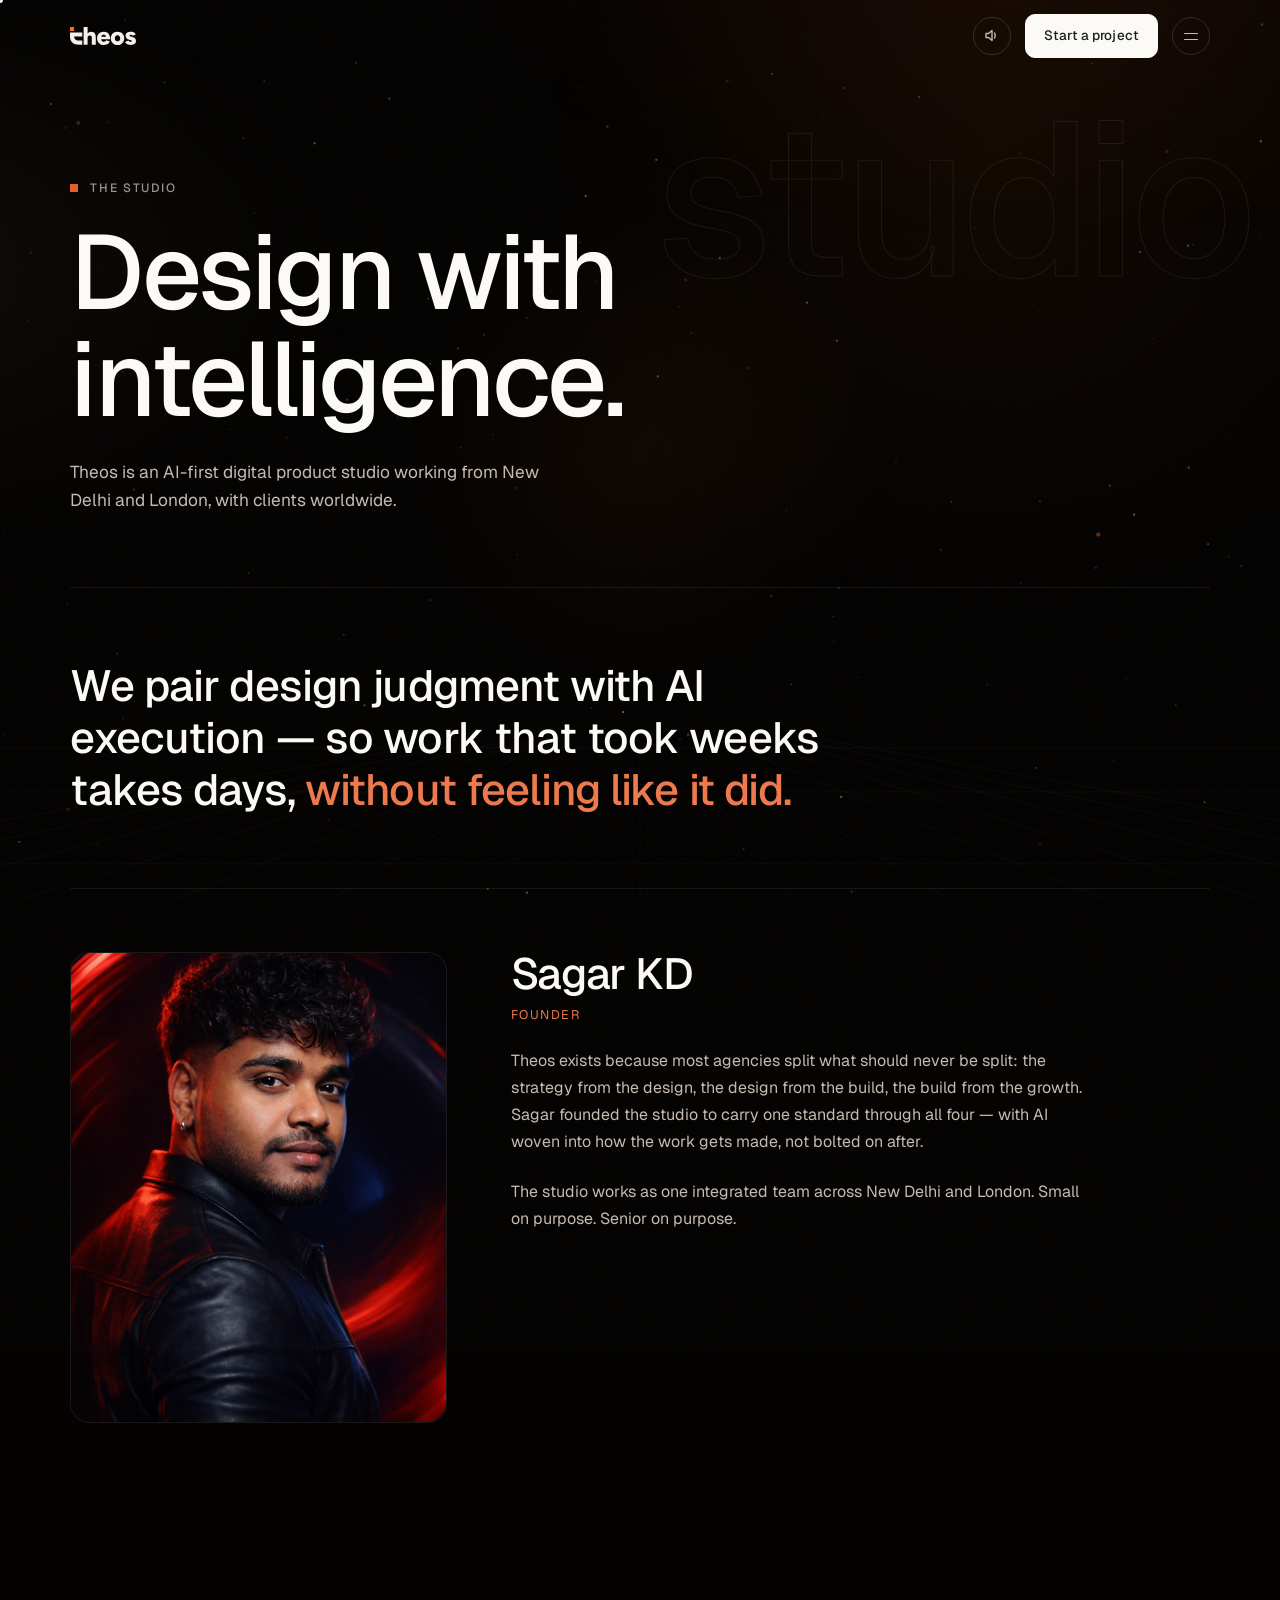
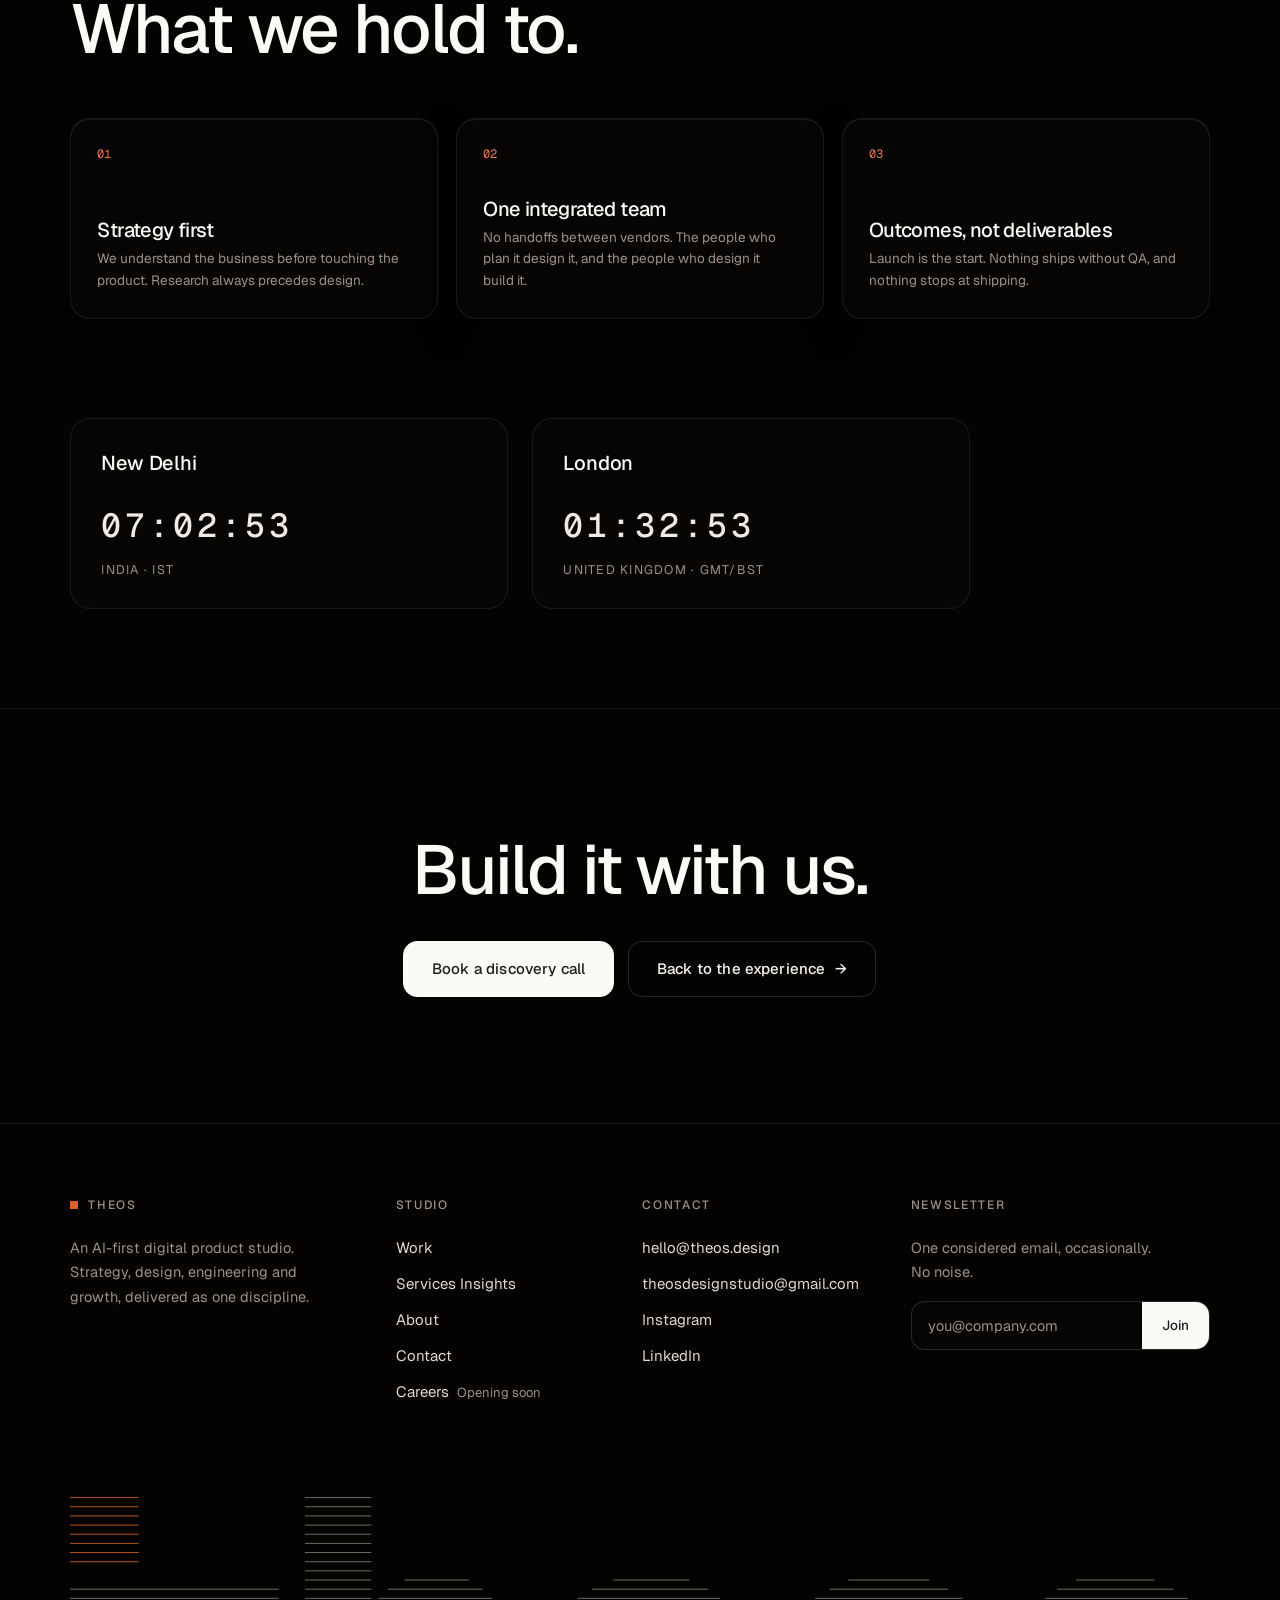
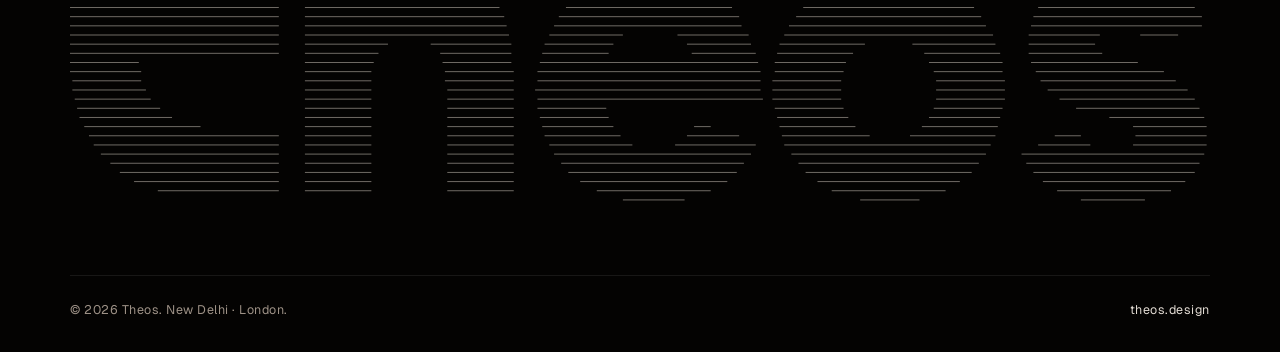
<file: about.html>
<!DOCTYPE html>
<html lang="en">
<head>
<meta charset="UTF-8">
<meta name="viewport" content="width=device-width, initial-scale=1.0">
<title>About — Theos</title>
<meta name="description" content="Theos is an AI-first digital product studio founded by Sagar KD. New Delhi and London.">
<meta property="og:title" content="About — Theos">
<meta property="og:description" content="Theos is an AI-first digital product studio founded by Sagar KD. New Delhi and London.">
<meta property="og:type" content="website">
<link rel="icon" href="data:image/svg+xml,%3Csvg xmlns='http://www.w3.org/2000/svg' viewBox='0 0 60 60'%3E%3Crect width='60' height='60' fill='%23F36D1F'/%3E%3C/svg%3E">
<link rel="stylesheet" href="_ds/theos-design-system-e121a9cc-9e67-4db0-b8a8-e837cb23ccfe/tokens/fonts.css">
<link rel="stylesheet" href="_ds/theos-design-system-e121a9cc-9e67-4db0-b8a8-e837cb23ccfe/tokens/colors.css">
<link rel="stylesheet" href="_ds/theos-design-system-e121a9cc-9e67-4db0-b8a8-e837cb23ccfe/tokens/typography.css">
<link rel="stylesheet" href="_ds/theos-design-system-e121a9cc-9e67-4db0-b8a8-e837cb23ccfe/tokens/spacing.css">
<link rel="stylesheet" href="_ds/theos-design-system-e121a9cc-9e67-4db0-b8a8-e837cb23ccfe/tokens/radius.css">
<link rel="stylesheet" href="_ds/theos-design-system-e121a9cc-9e67-4db0-b8a8-e837cb23ccfe/tokens/shadows.css">
<link rel="stylesheet" href="_ds/theos-design-system-e121a9cc-9e67-4db0-b8a8-e837cb23ccfe/tokens/motion.css">
<link rel="stylesheet" href="_ds/theos-design-system-e121a9cc-9e67-4db0-b8a8-e837cb23ccfe/tokens/layout.css">
<link rel="stylesheet" href="_ds/theos-design-system-e121a9cc-9e67-4db0-b8a8-e837cb23ccfe/tokens/base.css">
<link rel="stylesheet" href="_ds/theos-design-system-e121a9cc-9e67-4db0-b8a8-e837cb23ccfe/styles.css">
<link rel="stylesheet" href="css/site.css">
</head>
<body class="pg">
<div class="grain" aria-hidden="true"></div>

<nav class="nav scrolled" aria-label="Primary">
  <div class="wrap">
    <a class="nav-logo" href="index.html" aria-label="Theos home">
      <img src="assets/logo-light.svg" alt="theos">
    </a>
    
    <div class="nav-right">
      <button class="icon-btn" id="sound-toggle" type="button" aria-label="Toggle ambient sound">
        <svg class="on" width="15" height="15" viewBox="0 0 15 15" fill="none"><path d="M2 5.5V9.5H4.5L8 12.5V2.5L4.5 5.5H2Z" stroke="currentColor" stroke-width="1.4" stroke-linejoin="round"></path><path d="M10.5 5C11.4 5.9 11.4 9.1 10.5 10" stroke="currentColor" stroke-width="1.4" stroke-linecap="round"></path></svg>
        <svg class="off" width="15" height="15" viewBox="0 0 15 15" fill="none" style="display:none"><path d="M2 5.5V9.5H4.5L8 12.5V2.5L4.5 5.5H2Z" stroke="currentColor" stroke-width="1.4" stroke-linejoin="round"></path><path d="M10.5 5.5L13.5 9.5M13.5 5.5L10.5 9.5" stroke="currentColor" stroke-width="1.4" stroke-linecap="round"></path></svg>
      </button>
      <a class="btn btn-solid btn-sm magnetic" href="contact.html">Start a project</a>
    </div>
  </div>
</nav>

<main>
  <div class="pg-atmo" aria-hidden="true"></div>
  <p class="pg-bg-word" aria-hidden="true">studio</p>
  <section class="pg-hero" data-screen-label="About hero">
    <div class="wrap">
      <p class="t-micro"><span class="sq"></span>The studio</p>
      <div class="sec-head" style="padding:0;"><h1>Design with intelligence.</h1></div>
      <p class="lede">Theos is an AI-first digital product studio working from New Delhi and London, with clients worldwide.</p>
    </div>
  </section>
  <section data-screen-label="Statement">
    <div class="wrap">
      <div class="pg-rule"></div>
      <div class="about-statement" data-reveal>
        <p class="rl">We pair design judgment with AI execution &mdash; so work that took weeks takes days, <em>without feeling like it did.</em></p>
      </div>
    </div>
  </section>
  <section data-screen-label="Founder">
    <div class="wrap">
      <div class="founder-grid" data-reveal>
        <div class="founder-photo rl" data-cursor="Portrait">
          <img src="assets/founder-sagar.png" alt="Sagar KD, founder of Theos" style="width:100%;height:100%;object-fit:cover;display:block;">
        </div>
        <div class="founder-copy rl">
          <h2>Sagar KD</h2>
          <p class="role">Founder</p>
          <p class="b">Theos exists because most agencies split what should never be split: the strategy from the design, the design from the build, the build from the growth. Sagar founded the studio to carry one standard through all four &mdash; with AI woven into how the work gets made, not bolted on after.</p>
          <p class="b">The studio works as one integrated team across New Delhi and London. Small on purpose. Senior on purpose.</p>
        </div>
      </div>
    </div>
  </section>
  <section data-screen-label="Values">
    <div class="wrap">
      <div class="sec-head" data-reveal>
        <h2 class="rl">What we hold to.</h2>
      </div>
      <div class="values-grid" data-reveal>
        <div class="engage rl"><span class="k">01</span><h3>Strategy first</h3><p>We understand the business before touching the product. Research always precedes design.</p></div>
        <div class="engage rl"><span class="k">02</span><h3>One integrated team</h3><p>No handoffs between vendors. The people who plan it design it, and the people who design it build it.</p></div>
        <div class="engage rl"><span class="k">03</span><h3>Outcomes, not deliverables</h3><p>Launch is the start. Nothing ships without QA, and nothing stops at shipping.</p></div>
      </div>
    </div>
  </section>
  <section data-screen-label="Presence">
    <div class="wrap">
      <div class="presence-grid" data-reveal style="margin-top:0; padding-bottom: clamp(70px, 11vh, 140px);">
        <div class="city rl">
          <p class="cn">New Delhi</p>
          <p class="ct" id="clock-delhi">--:--:--</p>
          <p class="cz">India &middot; IST</p>
        </div>
        <div class="city rl">
          <p class="cn">London</p>
          <p class="ct" id="clock-london">--:--:--</p>
          <p class="cz">United Kingdom &middot; GMT/BST</p>
        </div>
      </div>
    </div>
  </section>

  <section class="cta-band" data-reveal>
    <div class="wrap">
      <h2 class="rl">Build it with us.</h2>
      <div class="hero-cta rl">
        <a class="btn btn-solid magnetic" data-cursor="Book" href="contact.html">Book a discovery call</a>
        <a class="btn btn-ghost magnetic" href="index.html">Back to the experience<span class="arr">&rarr;</span></a>
      </div>
    </div>
  </section>
</main>

<footer data-screen-label="Footer">
  <div class="wrap">
    <div class="foot-grid">
      <div class="foot-col">
        <p class="fh"><span class="sq" style="display:inline-block;width:8px;height:8px;background:var(--ember);margin-right:10px;"></span>Theos</p>
        <p class="foot-desc">An AI-first digital product studio. Strategy, design, engineering and growth, delivered as one discipline.</p>
      </div>
      <div class="foot-col">
        <p class="fh">Studio</p>
        <ul>
          <li><a href="work.html">Work</a></li>
          <li><a href="services.html">Services</a>
      <a href="insights.html">Insights</a></li>
          <li><a href="about.html">About</a></li>
          <li><a href="contact.html">Contact</a></li>
          <li>Careers<span class="soon">Opening soon</span></li>
        </ul>
      </div>
      <div class="foot-col">
        <p class="fh">Contact</p>
        <ul>
          <li><a href="mailto:hello@theos.design">hello@theos.design</a></li>
          <li><a href="mailto:theosdesignstudio@gmail.com">theosdesignstudio@gmail.com</a></li>
          <li><a href="https://www.instagram.com/theosdesignstudio" target="_blank" rel="noopener">Instagram</a></li>
          <li><a href="https://linkedin.com/company/theosdesign" target="_blank" rel="noopener">LinkedIn</a></li>
        </ul>
      </div>
      <div class="foot-col">
        <p class="fh">Newsletter</p>
        <p class="foot-desc" style="margin-bottom:16px;">One considered email, occasionally. No noise.</p>
        <form class="news-form" id="news-form">
          <input type="email" placeholder="you@company.com" aria-label="Email address">
          <button type="submit">Join</button>
        </form>
      </div>
    </div>
    <div class="foot-mark foot-harp-wrap" aria-hidden="true">
      <canvas class="foot-harp"></canvas>
      <p class="harp-hint t-micro">Run your cursor across the wires</p>
    </div>
    <div class="foot-legal">
      <span>&copy; <span id="year">2026</span> Theos. New Delhi &middot; London.</span>
      <span><a href="https://theos.design" target="_blank" rel="noopener">theos.design</a></span>
    </div>
  </div>
</footer>

<script src="js/image-slot.js"></script>
<script src="js/audio.js"></script>
<script src="js/smooth-scroll.js"></script>
<script src="js/interactions.js"></script>
<script src="js/strips.js"></script>
<script src="js/footer-clouds.js"></script>
<script src="js/page-transitions.js"></script>
<script src="js/page-space.js"></script>
<script src="js/booking.js"></script>
<script src="js/menu.js"></script>
<script src="js/footer-harp.js"></script>

</body>
</html>
</file>
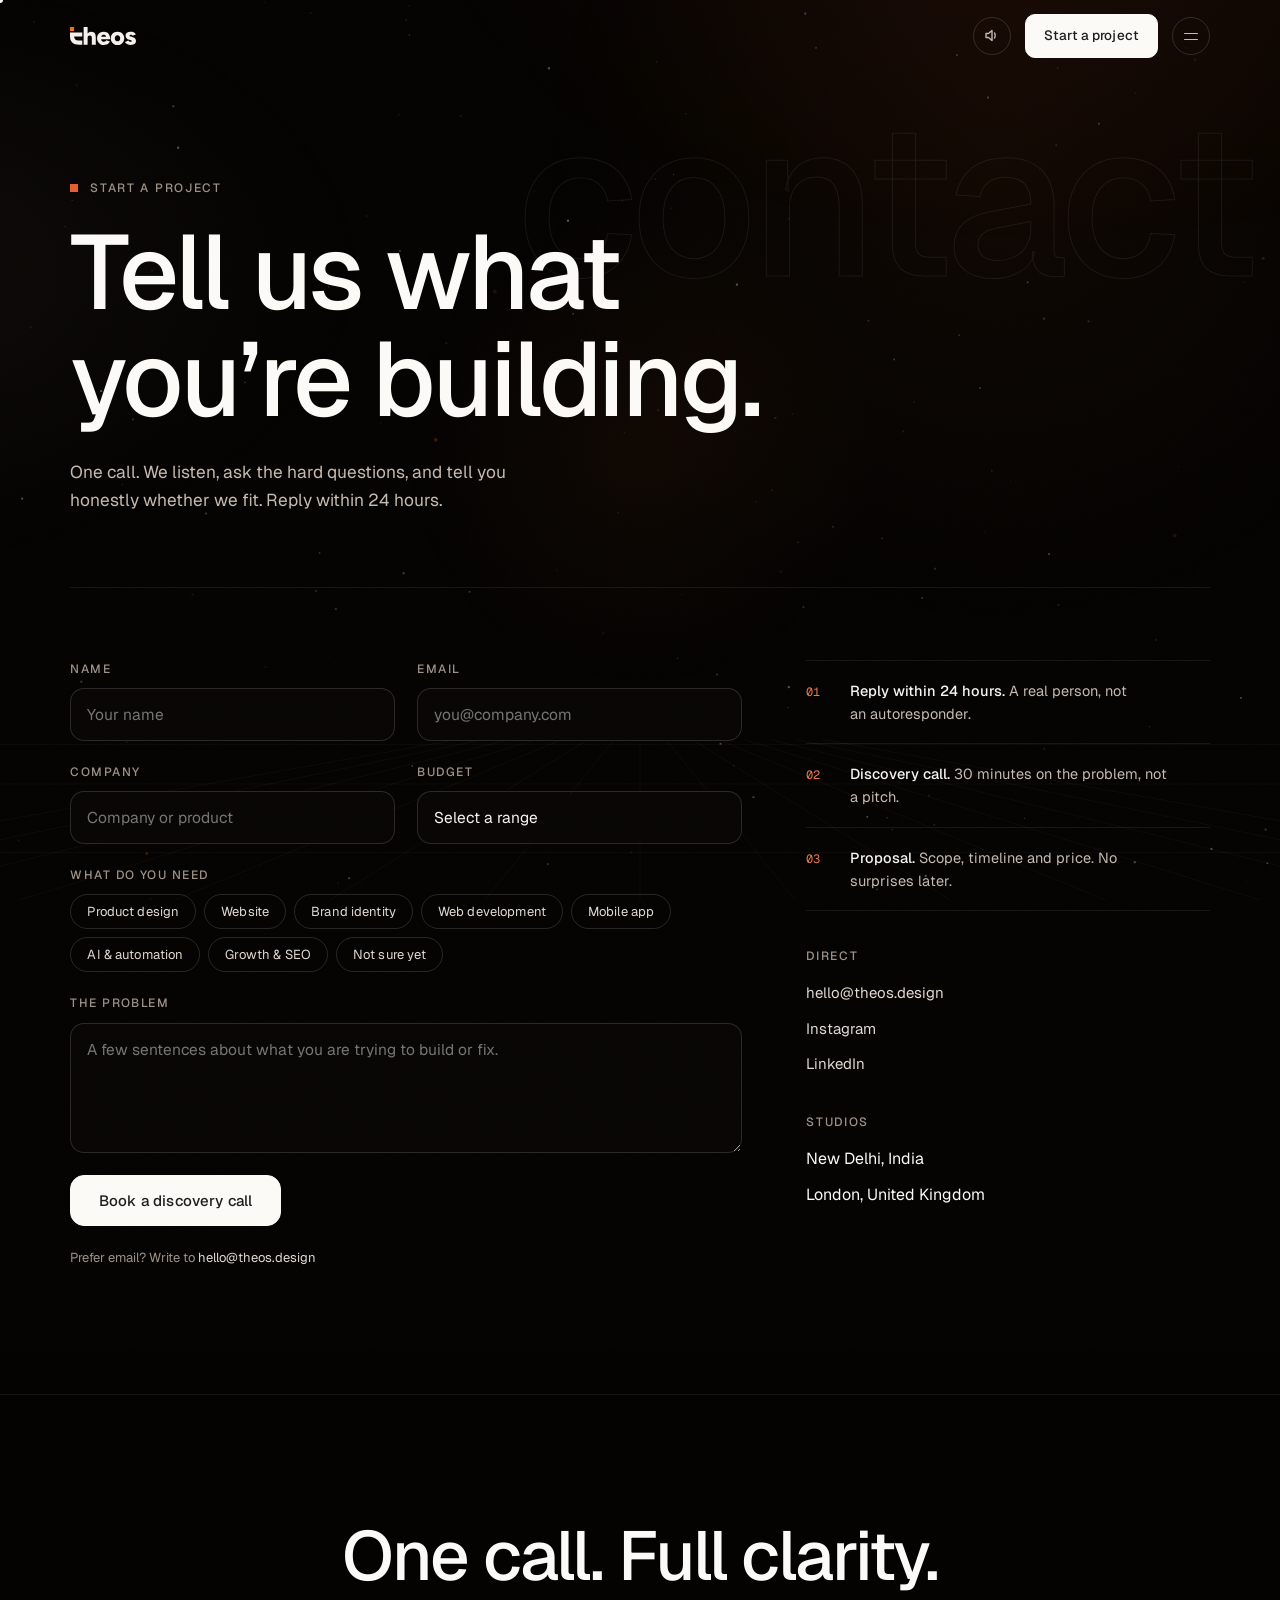
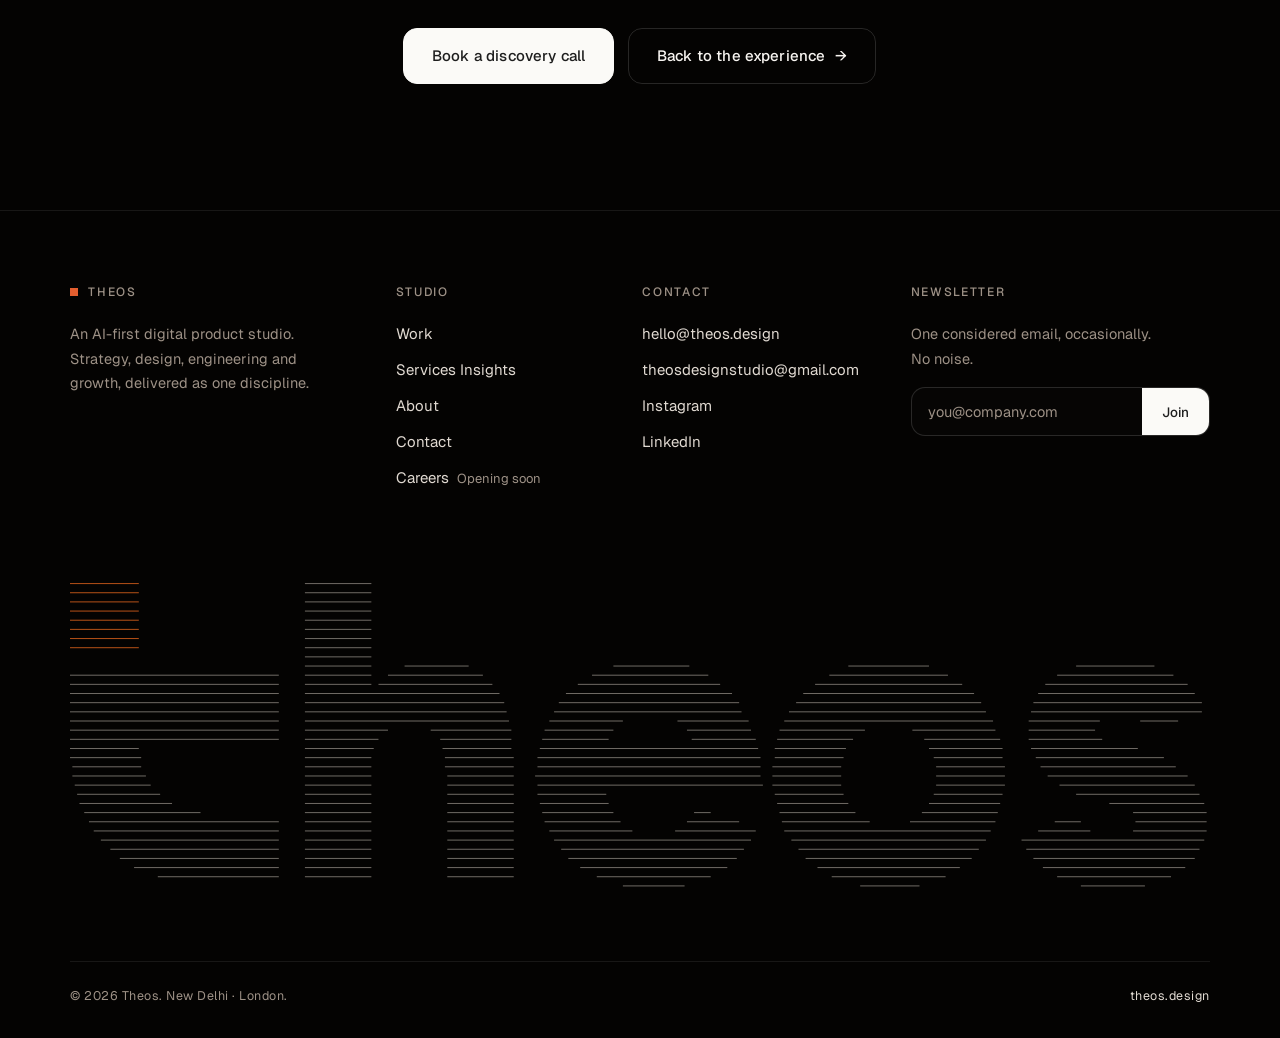
<file: contact.html>
<!DOCTYPE html>
<html lang="en">
<head>
<meta charset="UTF-8">
<meta name="viewport" content="width=device-width, initial-scale=1.0">
<title>Contact — Theos</title>
<meta name="description" content="Book a discovery call with Theos. Reply within 24 hours. New Delhi and London.">
<meta property="og:title" content="Contact — Theos">
<meta property="og:description" content="Book a discovery call with Theos. Reply within 24 hours. New Delhi and London.">
<meta property="og:type" content="website">
<link rel="icon" href="data:image/svg+xml,%3Csvg xmlns='http://www.w3.org/2000/svg' viewBox='0 0 60 60'%3E%3Crect width='60' height='60' fill='%23F36D1F'/%3E%3C/svg%3E">
<link rel="stylesheet" href="_ds/theos-design-system-e121a9cc-9e67-4db0-b8a8-e837cb23ccfe/tokens/fonts.css">
<link rel="stylesheet" href="_ds/theos-design-system-e121a9cc-9e67-4db0-b8a8-e837cb23ccfe/tokens/colors.css">
<link rel="stylesheet" href="_ds/theos-design-system-e121a9cc-9e67-4db0-b8a8-e837cb23ccfe/tokens/typography.css">
<link rel="stylesheet" href="_ds/theos-design-system-e121a9cc-9e67-4db0-b8a8-e837cb23ccfe/tokens/spacing.css">
<link rel="stylesheet" href="_ds/theos-design-system-e121a9cc-9e67-4db0-b8a8-e837cb23ccfe/tokens/radius.css">
<link rel="stylesheet" href="_ds/theos-design-system-e121a9cc-9e67-4db0-b8a8-e837cb23ccfe/tokens/shadows.css">
<link rel="stylesheet" href="_ds/theos-design-system-e121a9cc-9e67-4db0-b8a8-e837cb23ccfe/tokens/motion.css">
<link rel="stylesheet" href="_ds/theos-design-system-e121a9cc-9e67-4db0-b8a8-e837cb23ccfe/tokens/layout.css">
<link rel="stylesheet" href="_ds/theos-design-system-e121a9cc-9e67-4db0-b8a8-e837cb23ccfe/tokens/base.css">
<link rel="stylesheet" href="_ds/theos-design-system-e121a9cc-9e67-4db0-b8a8-e837cb23ccfe/styles.css">
<link rel="stylesheet" href="css/site.css">
</head>
<body class="pg">
<div class="grain" aria-hidden="true"></div>

<nav class="nav scrolled" aria-label="Primary">
  <div class="wrap">
    <a class="nav-logo" href="index.html" aria-label="Theos home">
      <img src="assets/logo-light.svg" alt="theos">
    </a>
    
    <div class="nav-right">
      <button class="icon-btn" id="sound-toggle" type="button" aria-label="Toggle ambient sound">
        <svg class="on" width="15" height="15" viewBox="0 0 15 15" fill="none"><path d="M2 5.5V9.5H4.5L8 12.5V2.5L4.5 5.5H2Z" stroke="currentColor" stroke-width="1.4" stroke-linejoin="round"></path><path d="M10.5 5C11.4 5.9 11.4 9.1 10.5 10" stroke="currentColor" stroke-width="1.4" stroke-linecap="round"></path></svg>
        <svg class="off" width="15" height="15" viewBox="0 0 15 15" fill="none" style="display:none"><path d="M2 5.5V9.5H4.5L8 12.5V2.5L4.5 5.5H2Z" stroke="currentColor" stroke-width="1.4" stroke-linejoin="round"></path><path d="M10.5 5.5L13.5 9.5M13.5 5.5L10.5 9.5" stroke="currentColor" stroke-width="1.4" stroke-linecap="round"></path></svg>
      </button>
      <a class="btn btn-solid btn-sm magnetic" href="contact.html">Start a project</a>
    </div>
  </div>
</nav>

<main>
  <div class="pg-atmo" aria-hidden="true"></div>
  <p class="pg-bg-word" aria-hidden="true">contact</p>
  <section class="pg-hero" data-screen-label="Contact hero">
    <div class="wrap">
      <p class="t-micro"><span class="sq"></span>Start a project</p>
      <div class="sec-head" style="padding:0;">
        <h1>Tell us what you&rsquo;re building.</h1>
      </div>
      <p class="lede">One call. We listen, ask the hard questions, and tell you honestly whether we fit. Reply within 24 hours.</p>
    </div>
  </section>
  <section data-screen-label="Contact form">
    <div class="wrap">
      <div class="pg-rule"></div>
      <div class="contact-grid">
        <div>
          <form class="cform" id="cform" novalidate>
            <div class="frow">
              <div class="cfield">
                <label for="f-name">Name</label>
                <input id="f-name" type="text" autocomplete="name" placeholder="Your name">
              </div>
              <div class="cfield">
                <label for="f-email">Email</label>
                <input id="f-email" type="email" autocomplete="email" placeholder="you@company.com">
              </div>
            </div>
            <div class="frow">
              <div class="cfield">
                <label for="f-company">Company</label>
                <input id="f-company" type="text" autocomplete="organization" placeholder="Company or product">
              </div>
              <div class="cfield">
                <label for="f-budget">Budget</label>
                <select id="f-budget">
                  <option value="">Select a range</option>
                  <option>Under $5k</option>
                  <option>$5k &ndash; $15k</option>
                  <option>$15k &ndash; $50k</option>
                  <option>$50k+</option>
                  <option>Retainer / ongoing</option>
                </select>
              </div>
            </div>
            <div class="cfield">
              <label>What do you need</label>
              <div class="cchips">
                <button class="chip" type="button">Product design</button>
                <button class="chip" type="button">Website</button>
                <button class="chip" type="button">Brand identity</button>
                <button class="chip" type="button">Web development</button>
                <button class="chip" type="button">Mobile app</button>
                <button class="chip" type="button">AI &amp; automation</button>
                <button class="chip" type="button">Growth &amp; SEO</button>
                <button class="chip" type="button">Not sure yet</button>
              </div>
            </div>
            <div class="cfield">
              <label for="f-msg">The problem</label>
              <textarea id="f-msg" placeholder="A few sentences about what you are trying to build or fix."></textarea>
            </div>
            <button class="btn btn-solid magnetic" type="submit" data-cursor="Send">Book a discovery call</button>
            <p class="cform-note">Prefer email? Write to <a href="mailto:hello@theos.design">hello@theos.design</a></p>
          </form>
          <div class="contact-done" id="contact-done">
            <h3>Received.</h3>
            <p>Your email draft is ready to send. We reply within 24 hours &mdash; usually sooner.</p>
            <p style="margin-top:20px;"><a class="btn btn-ghost btn-sm send-mail" href="mailto:hello@theos.design">Open the email again</a></p>
          </div>
        </div>
        <aside class="contact-side">
          <div class="next-steps">
            <div class="nstep"><span class="k">01</span><p><strong>Reply within 24 hours.</strong> A real person, not an autoresponder.</p></div>
            <div class="nstep"><span class="k">02</span><p><strong>Discovery call.</strong> 30 minutes on the problem, not a pitch.</p></div>
            <div class="nstep"><span class="k">03</span><p><strong>Proposal.</strong> Scope, timeline and price. No surprises later.</p></div>
          </div>
          <div class="side-block">
            <p class="fh">Direct</p>
            <ul>
              <li><a href="mailto:hello@theos.design">hello@theos.design</a></li>
              <li><a href="https://www.instagram.com/theosdesignstudio" target="_blank" rel="noopener">Instagram</a></li>
              <li><a href="https://linkedin.com/company/theosdesign" target="_blank" rel="noopener">LinkedIn</a></li>
            </ul>
          </div>
          <div class="side-block">
            <p class="fh">Studios</p>
            <ul>
              <li>New Delhi, India</li>
              <li>London, United Kingdom</li>
            </ul>
          </div>
        </aside>
      </div>
    </div>
  </section>

  <section class="cta-band" data-reveal>
    <div class="wrap">
      <h2 class="rl">One call. Full clarity.</h2>
      <div class="hero-cta rl">
        <a class="btn btn-solid magnetic" data-cursor="Book" href="contact.html#cform">Book a discovery call</a>
        <a class="btn btn-ghost magnetic" href="index.html">Back to the experience<span class="arr">&rarr;</span></a>
      </div>
    </div>
  </section>
</main>

<footer data-screen-label="Footer">
  <div class="wrap">
    <div class="foot-grid">
      <div class="foot-col">
        <p class="fh"><span class="sq" style="display:inline-block;width:8px;height:8px;background:var(--ember);margin-right:10px;"></span>Theos</p>
        <p class="foot-desc">An AI-first digital product studio. Strategy, design, engineering and growth, delivered as one discipline.</p>
      </div>
      <div class="foot-col">
        <p class="fh">Studio</p>
        <ul>
          <li><a href="work.html">Work</a></li>
          <li><a href="services.html">Services</a>
      <a href="insights.html">Insights</a></li>
          <li><a href="about.html">About</a></li>
          <li><a href="contact.html">Contact</a></li>
          <li>Careers<span class="soon">Opening soon</span></li>
        </ul>
      </div>
      <div class="foot-col">
        <p class="fh">Contact</p>
        <ul>
          <li><a href="mailto:hello@theos.design">hello@theos.design</a></li>
          <li><a href="mailto:theosdesignstudio@gmail.com">theosdesignstudio@gmail.com</a></li>
          <li><a href="https://www.instagram.com/theosdesignstudio" target="_blank" rel="noopener">Instagram</a></li>
          <li><a href="https://linkedin.com/company/theosdesign" target="_blank" rel="noopener">LinkedIn</a></li>
        </ul>
      </div>
      <div class="foot-col">
        <p class="fh">Newsletter</p>
        <p class="foot-desc" style="margin-bottom:16px;">One considered email, occasionally. No noise.</p>
        <form class="news-form" id="news-form">
          <input type="email" placeholder="you@company.com" aria-label="Email address">
          <button type="submit">Join</button>
        </form>
      </div>
    </div>
    <div class="foot-mark foot-harp-wrap" aria-hidden="true">
      <canvas class="foot-harp"></canvas>
      <p class="harp-hint t-micro">Run your cursor across the wires</p>
    </div>
    <div class="foot-legal">
      <span>&copy; <span id="year">2026</span> Theos. New Delhi &middot; London.</span>
      <span><a href="https://theos.design" target="_blank" rel="noopener">theos.design</a></span>
    </div>
  </div>
</footer>

<script src="js/image-slot.js"></script>
<script src="js/audio.js"></script>
<script src="js/smooth-scroll.js"></script>
<script src="js/interactions.js"></script>
<script src="js/strips.js"></script>
<script src="js/footer-clouds.js"></script>
<script src="js/page-transitions.js"></script>
<script src="js/page-space.js"></script>
<script src="js/booking.js"></script>
<script src="js/menu.js"></script>
<script src="js/footer-harp.js"></script>
<script src="js/contact.js"></script>
</body>
</html>
</file>
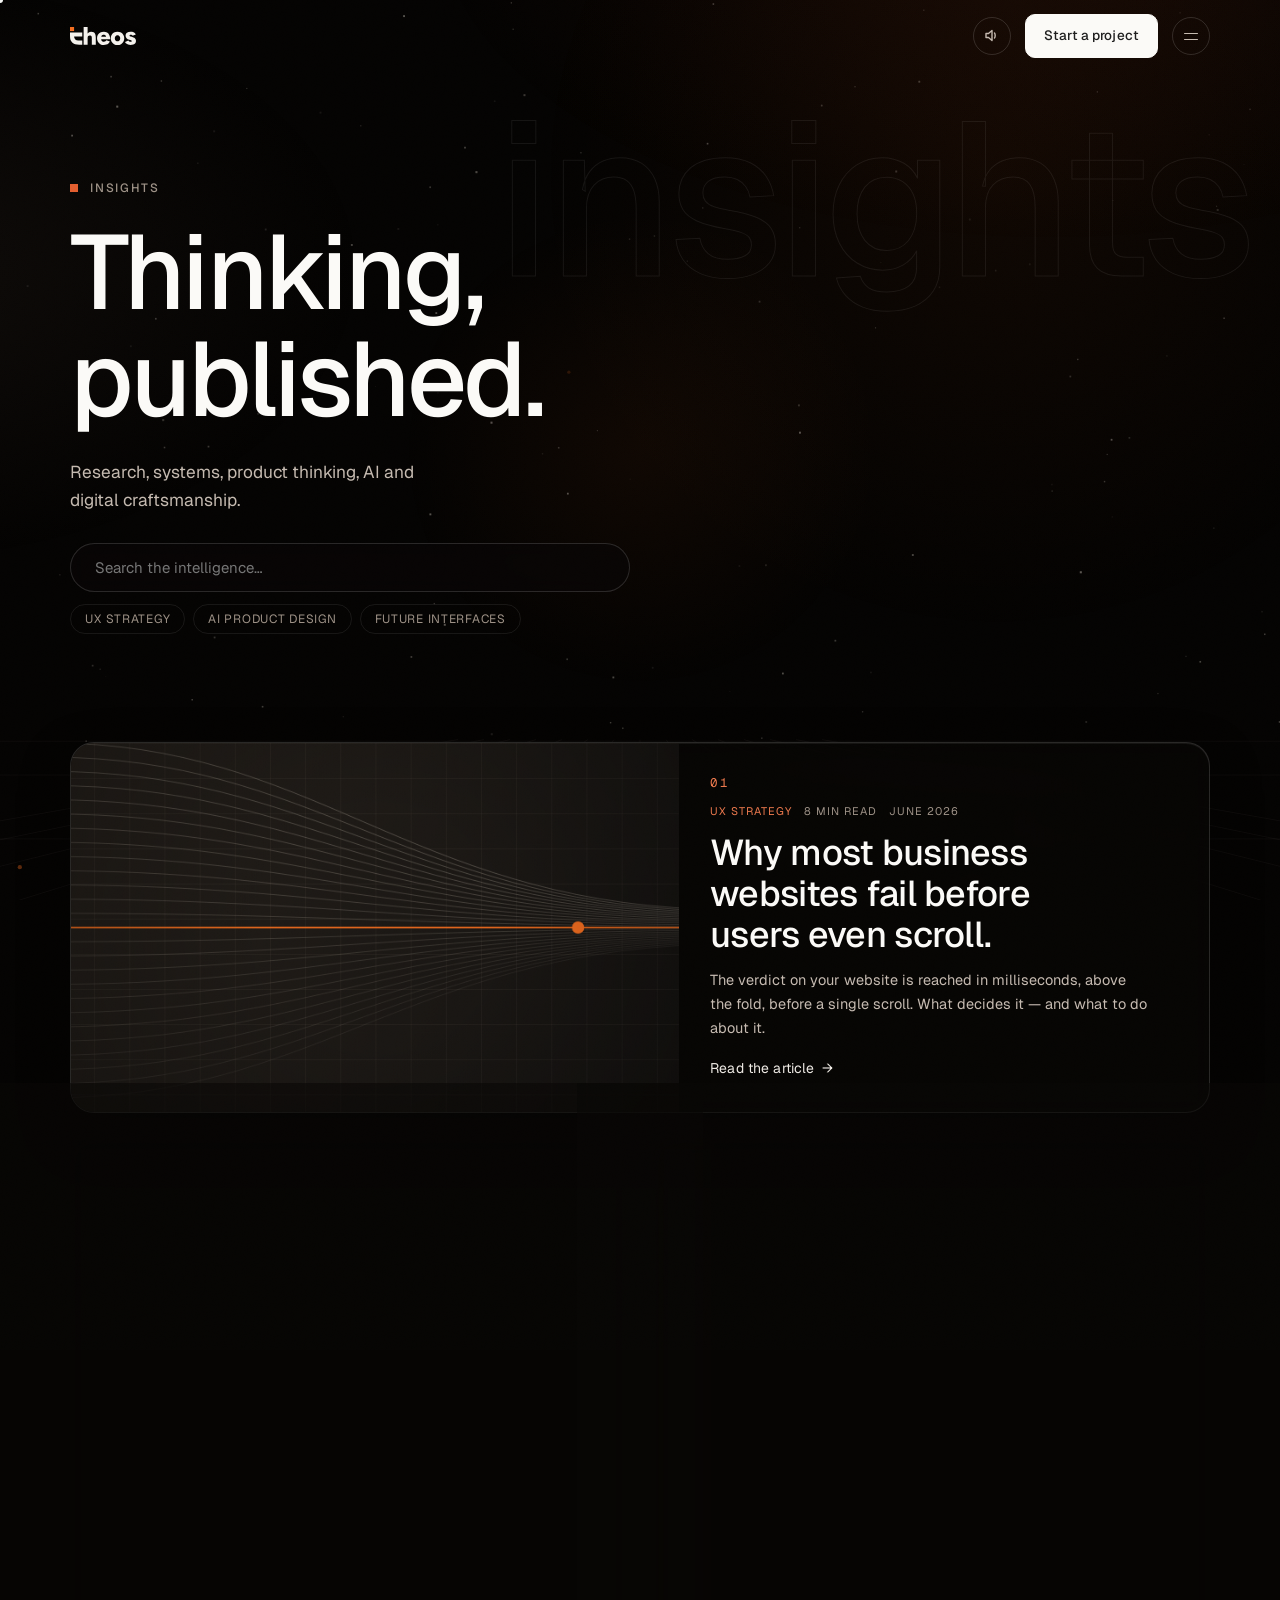
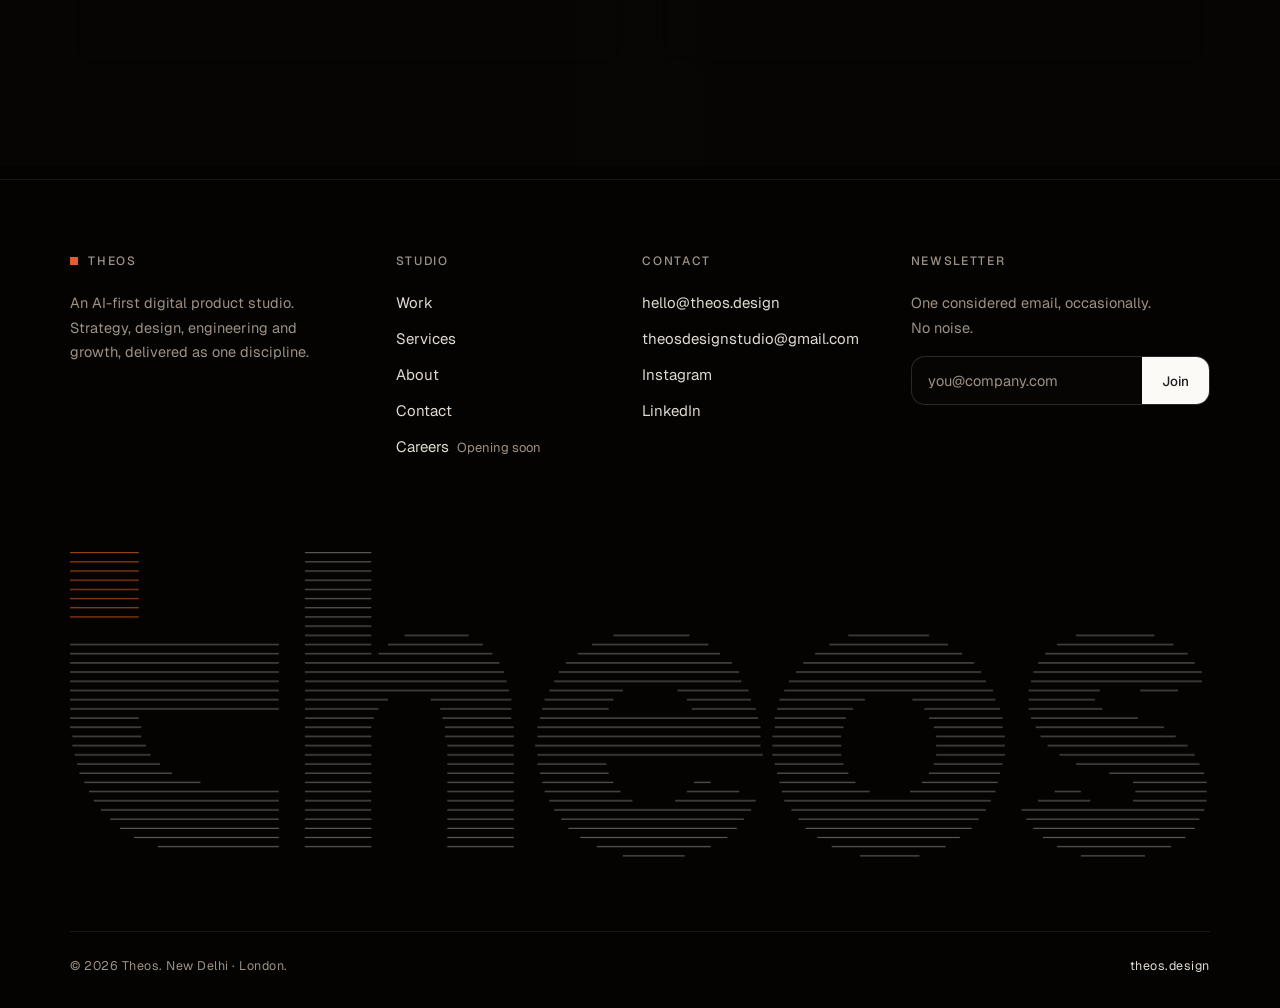
<file: insights.html>
<!DOCTYPE html>
<html lang="en">
<head>
<meta charset="UTF-8">
<meta name="viewport" content="width=device-width, initial-scale=1.0">
<title>Insights — Theos</title>
<meta name="description" content="Research, systems, product thinking, AI and digital craftsmanship — the Theos intelligence, published.">
<meta property="og:title" content="Insights — Theos">
<meta property="og:description" content="The Theos intelligence, published.">
<meta property="og:type" content="website">
<link rel="icon" href="data:image/svg+xml,%3Csvg xmlns='http://www.w3.org/2000/svg' viewBox='0 0 60 60'%3E%3Crect width='60' height='60' fill='%23F36D1F'/%3E%3C/svg%3E">
<link rel="stylesheet" href="_ds/theos-design-system-e121a9cc-9e67-4db0-b8a8-e837cb23ccfe/tokens/fonts.css">
<link rel="stylesheet" href="_ds/theos-design-system-e121a9cc-9e67-4db0-b8a8-e837cb23ccfe/tokens/colors.css">
<link rel="stylesheet" href="_ds/theos-design-system-e121a9cc-9e67-4db0-b8a8-e837cb23ccfe/tokens/typography.css">
<link rel="stylesheet" href="_ds/theos-design-system-e121a9cc-9e67-4db0-b8a8-e837cb23ccfe/tokens/spacing.css">
<link rel="stylesheet" href="_ds/theos-design-system-e121a9cc-9e67-4db0-b8a8-e837cb23ccfe/tokens/radius.css">
<link rel="stylesheet" href="_ds/theos-design-system-e121a9cc-9e67-4db0-b8a8-e837cb23ccfe/tokens/shadows.css">
<link rel="stylesheet" href="_ds/theos-design-system-e121a9cc-9e67-4db0-b8a8-e837cb23ccfe/tokens/motion.css">
<link rel="stylesheet" href="_ds/theos-design-system-e121a9cc-9e67-4db0-b8a8-e837cb23ccfe/tokens/layout.css">
<link rel="stylesheet" href="_ds/theos-design-system-e121a9cc-9e67-4db0-b8a8-e837cb23ccfe/tokens/base.css">
<link rel="stylesheet" href="_ds/theos-design-system-e121a9cc-9e67-4db0-b8a8-e837cb23ccfe/styles.css">
<link rel="stylesheet" href="css/site.css">
</head>
<body class="pg">
<div class="grain" aria-hidden="true"></div>

<nav class="nav scrolled" aria-label="Primary">
  <div class="wrap">
    <a class="nav-logo" href="index.html" aria-label="Theos home">
      <img src="assets/logo-light.svg" alt="theos">
    </a>
    
    <div class="nav-right">
      <button class="icon-btn" id="sound-toggle" type="button" aria-label="Toggle ambient sound">
        <svg class="on" width="15" height="15" viewBox="0 0 15 15" fill="none"><path d="M2 5.5V9.5H4.5L8 12.5V2.5L4.5 5.5H2Z" stroke="currentColor" stroke-width="1.4" stroke-linejoin="round"></path><path d="M10.5 5C11.4 5.9 11.4 9.1 10.5 10" stroke="currentColor" stroke-width="1.4" stroke-linecap="round"></path></svg>
        <svg class="off" width="15" height="15" viewBox="0 0 15 15" fill="none" style="display:none"><path d="M2 5.5V9.5H4.5L8 12.5V2.5L4.5 5.5H2Z" stroke="currentColor" stroke-width="1.4" stroke-linejoin="round"></path><path d="M10.5 5.5L13.5 9.5M13.5 5.5L10.5 9.5" stroke="currentColor" stroke-width="1.4" stroke-linecap="round"></path></svg>
      </button>
      <a class="btn btn-solid btn-sm magnetic" href="contact.html">Start a project</a>
    </div>
  </div>
</nav>

<main>
  <div class="pg-atmo" aria-hidden="true"></div>
  <p class="pg-bg-word" aria-hidden="true">insights</p>
  <div class="inp-prog" aria-hidden="true"><i></i></div>

  <section class="pg-hero" id="inp-hero" data-screen-label="Insights hero">
    <div class="wrap">
      <p class="t-micro"><span class="sq"></span>Insights</p>
      <div class="sec-head" style="padding:0;"><h1>Thinking, published.</h1></div>
      <p class="lede">Research, systems, product thinking, AI and digital craftsmanship.</p>
      <div class="inp-search">
        <input type="search" placeholder="Search the intelligence&hellip;" aria-label="Search articles">
        <div class="ins-chips">
          <button class="ins-chip" type="button" data-cat="ux">UX strategy</button>
          <button class="ins-chip" type="button" data-cat="ai">AI product design</button>
          <button class="ins-chip" type="button" data-cat="future">Future interfaces</button>
        </div>
      </div>
    </div>
  </section>

  <section data-screen-label="Articles">
    <div class="wrap">
      <div class="inp-grid" id="inp-grid">
        <article class="inp-card featured" tabindex="0" role="button" data-article="article-fail" data-cat="ux" data-tags="ux strategy conversion first impressions hierarchy trust performance" data-cursor="Read">
          <div class="inp-media"><canvas class="inp-art" aria-label="Abstract light trails converging on a single point"></canvas></div>
          <div class="inp-copy">
            <p class="ins-meta"><span class="cat">UX strategy</span><span>8 min read</span><span>June 2026</span></p>
            <h2>Why most business websites fail before users even scroll.</h2>
            <p class="inp-sum">The verdict on your website is reached in milliseconds, above the fold, before a single scroll. What decides it &mdash; and what to do about it.</p>
            <span class="ins-read">Read the article<span>&rarr;</span></span>
          </div>
        </article>
        <article class="inp-card" tabindex="0" role="button" data-article="article-human" data-cat="ai" data-tags="ai product design human trust transparency onboarding conversational" data-cursor="Read">
          <div class="inp-media"><canvas class="inp-art" aria-label="Organic node bloom"></canvas></div>
          <div class="inp-copy">
            <p class="ins-meta"><span class="cat">AI product design</span><span>10 min read</span><span>May 2026</span></p>
            <h2>Designing AI products that feel human.</h2>
            <p class="inp-sum">Trust is the interface. How transparency, feedback and restraint turn a capable model into a product people rely on.</p>
            <span class="ins-read">Read the article<span>&rarr;</span></span>
          </div>
        </article>
        <article class="inp-card" tabindex="0" role="button" data-article="article-beyond" data-cat="future" data-tags="future interfaces spatial ambient voice multimodal webgl immersive" data-cursor="Read">
          <div class="inp-media"><canvas class="inp-art" aria-label="Receding spatial frames"></canvas></div>
          <div class="inp-copy">
            <p class="ins-meta"><span class="cat">Future interfaces</span><span>12 min read</span><span>April 2026</span></p>
            <h2>The future of UX: beyond screens.</h2>
            <p class="inp-sum">Screens were a phase. Spatial computing, ambient interfaces and AI companions are redrawing where products live.</p>
            <span class="ins-read">Read the article<span>&rarr;</span></span>
          </div>
        </article>
      </div>

      <div class="inp-detail" id="inp-detail">
        <div class="inp-dcols">
          <aside class="inp-rail">
            <button class="inp-back" type="button">&larr; All insights</button>
            <button class="inp-copylink" type="button">Copy link</button>
            <nav class="inp-toc" aria-label="Table of contents"></nav>
          </aside>
          <div class="inp-article"></div>
        </div>
        <div class="inp-next">
          <p class="t-micro"><span class="sq"></span>Next step</p>
          <h3>Put this thinking to work.</h3>
          <div class="hero-cta" style="margin-top:20px;">
            <a class="btn btn-solid magnetic" href="mailto:hello@theos.design?subject=Discovery%20call">Book a discovery call</a>
            <a class="btn btn-ghost magnetic" href="index.html#audit">Run the free UX audit</a>
          </div>
        </div>
      </div>
    </div>
  </section>

  <div class="ins-articles" hidden>
    <article id="article-fail" lang="en">
        <p class="t-micro">UX strategy &middot; 8 min read &middot; Theos team</p>
        <h2>Why most business websites fail before users even scroll.</h2>
        <p>A visitor forms a judgment of a website in under a tenth of a second. That judgment &mdash; credible or not, premium or not, for me or not &mdash; is made above the fold, before any scrolling happens. Based on Theos design practice across healthcare, enterprise and consumer brands, most conversion problems are first-impression problems wearing a disguise.</p>
        <h3>What decides the first impression?</h3>
        <p>Three things, in order: visual hierarchy, perceived performance, and trust signals. Hierarchy tells the eye where to go. Performance tells the brain the company is competent. Trust signals tell the gut it is safe to continue. A site can have excellent content and still fail all three in the first viewport.</p>
        <h3>Why does cognitive load kill conversion?</h3>
        <p>Every competing headline, badge, animation and menu item is a small tax on attention. The tax compounds. When the first viewport asks a visitor to process more than one idea, the most common response is not a wrong choice &mdash; it is no choice. The back button is the cheapest decision available.</p>
        <p>The fix is editorial discipline: one dominant statement, one primary action, and secondary material pushed below the fold. This is the same discipline we apply in our own <a href="services.html">product design work</a>.</p>
        <h3>How fast is fast enough?</h3>
        <p>Perceived speed matters more than measured speed. A page that renders its headline and hero instantly feels fast even while images stream in behind. Aim for a Largest Contentful Paint under 2.5 seconds on mid-range mobile; past 3 seconds, bounce probability climbs steeply.</p>
        <h3>Key takeaways</h3>
        <p>Say one thing above the fold. Make the primary action unmistakable. Render the message before the decoration. Treat contrast and focus states as conversion features, not compliance chores. And measure the first viewport separately from the rest of the page &mdash; it does most of the work.</p>
        <p>Want a specific read on your own site? <a href="index.html#audit">Run the free Theos AI audit</a>, or see how this thinking shows up in <a href="work.html">our case studies</a>. When you are ready, <a href="contact.html">book a discovery call</a>.</p>
      </article>
      <article id="article-human" lang="en">
        <p class="t-micro">AI product design &middot; 10 min read &middot; Theos team</p>
        <h2>Designing AI products that feel human.</h2>
        <p>An AI product is a relationship, not a feature. The model supplies capability; the design supplies trust. Based on Theos design practice building AI agents and automation for client teams, the products that survive contact with real users share one property: they are honest about what they are doing.</p>
        <h3>What makes an AI interface trustworthy?</h3>
        <p>Transparency of state. Users forgive a system that says it is thinking, uncertain, or wrong. They abandon a system that is confidently opaque. Show progress as legible stages, not spinners. Attribute answers to sources when they exist. Make "I don't know" a designed state, not an error.</p>
        <h3>Why do feedback loops matter more than accuracy?</h3>
        <p>No model is right every time. What users remember is whether correcting the system was effortless. A visible edit, an undo, a thumbs-down that observably changes behavior &mdash; these convert failure moments into ownership moments. Products without repair loops burn trust at exactly the moments trust is tested.</p>
        <h3>How should AI products onboard?</h3>
        <p>By doing, not touring. The best onboarding is a first task completed in under a minute with the AI visibly assisting. Suggested prompts beat empty text boxes. Defaults beat configuration. The system should demonstrate its range gradually, the way a good colleague reveals competence &mdash; through work, not claims.</p>
        <h3>Where does restraint come in?</h3>
        <p>Not everything should be conversational. Chat is a poor interface for comparison, spatial arrangement and repeated operations. The craft is knowing when the AI should be a colleague in the room and when it should be plumbing behind the wall. We design both &mdash; see <a href="services.html">AI &amp; automation services</a>.</p>
        <h3>Key takeaways</h3>
        <p>Make state visible. Design the repair loop before the happy path. Onboard through a real task. Use conversation only where conversation wins. And measure trust &mdash; retention after a failure is the honest metric.</p>
        <p>Building something with AI at the core? <a href="contact.html">Talk to the studio</a> or explore <a href="work.html">recent work</a>.</p>
      </article>
      <article id="article-beyond" lang="en">
        <p class="t-micro">Future interfaces &middot; 12 min read &middot; Theos team</p>
        <h2>The future of UX: beyond screens.</h2>
        <p>The rectangle is not the destination. For forty years, interface design has meant arranging pixels inside a bounded frame. Spatial computing, ambient systems and AI companions are dissolving that frame &mdash; and the design discipline is expanding to match.</p>
        <h3>What is spatial computing changing?</h3>
        <p>Distance, scale and place become design materials. An interface that lives in a room must respect the room: occlusion, lighting, the social fact of other people. The flat design system gives way to a physical one &mdash; materials, weight and light &mdash; which is why studios with 3D and WebGL craft are positioned for what comes next.</p>
        <h3>What are ambient interfaces?</h3>
        <p>Systems that act without being operated. A thermostat that has learned the household. A workflow that files the invoice before anyone opens the app. The UX question shifts from "is this screen clear?" to "does this system deserve the autonomy it has taken?" Ambient design is trust design at its purest.</p>
        <h3>How do AI companions change the model?</h3>
        <p>The interface becomes a colleague with memory. Continuity &mdash; the sense that the system knows the history of the work &mdash; replaces navigation as the core experience. Products organized around a knowing companion need fewer menus and better manners.</p>
        <h3>Does the web stay relevant?</h3>
        <p>More than ever. WebGL and WebGPU put real-time 3D in the browser with no install. The web is becoming the delivery layer for immersive product experiences &mdash; the same technology rendering this website's titanium monolith. The skills transfer directly.</p>
        <h3>Key takeaways</h3>
        <p>Learn physical material logic, not just layout. Treat autonomy as a designed permission. Build memory and continuity into the product model. Prototype in real time 3D early. The frame is dissolving &mdash; the craft is not.</p>
        <p>Exploring what this means for your product? <a href="services.html">See our capabilities</a> or <a href="contact.html">start the conversation</a>.</p>
      </article>
  </div>
</main>

<footer data-screen-label="Footer">
  <div class="wrap">
    <div class="foot-grid">
      <div class="foot-col">
        <p class="fh"><span class="sq" style="display:inline-block;width:8px;height:8px;background:var(--ember);margin-right:10px;"></span>Theos</p>
        <p class="foot-desc">An AI-first digital product studio. Strategy, design, engineering and growth, delivered as one discipline.</p>
      </div>
      <div class="foot-col">
        <p class="fh">Studio</p>
        <ul>
          <li><a href="work.html">Work</a></li>
          <li><a href="services.html">Services</a></li>
          <li><a href="about.html">About</a></li>
          <li><a href="contact.html">Contact</a></li>
          <li>Careers<span class="soon">Opening soon</span></li>
        </ul>
      </div>
      <div class="foot-col">
        <p class="fh">Contact</p>
        <ul>
          <li><a href="mailto:hello@theos.design">hello@theos.design</a></li>
          <li><a href="mailto:theosdesignstudio@gmail.com">theosdesignstudio@gmail.com</a></li>
          <li><a href="https://www.instagram.com/theosdesignstudio" target="_blank" rel="noopener">Instagram</a></li>
          <li><a href="https://linkedin.com/company/theosdesign" target="_blank" rel="noopener">LinkedIn</a></li>
        </ul>
      </div>
      <div class="foot-col">
        <p class="fh">Newsletter</p>
        <p class="foot-desc" style="margin-bottom:16px;">One considered email, occasionally. No noise.</p>
        <form class="news-form" id="news-form">
          <input type="email" placeholder="you@company.com" aria-label="Email address">
          <button type="submit">Join</button>
        </form>
      </div>
    </div>
    <div class="foot-mark foot-harp-wrap" aria-hidden="true">
      <canvas class="foot-harp"></canvas>
      <p class="harp-hint t-micro">Run your cursor across the wires</p>
    </div>
    <div class="foot-legal">
      <span>&copy; <span id="year">2026</span> Theos. New Delhi &middot; London.</span>
      <span><a href="https://theos.design" target="_blank" rel="noopener">theos.design</a></span>
    </div>
  </div>
</footer>

<script src="js/image-slot.js"></script>
<script src="js/audio.js"></script>
<script src="js/smooth-scroll.js"></script>
<script src="js/interactions.js"></script>
<script src="js/strips.js"></script>
<script src="js/footer-clouds.js"></script>
<script src="js/page-transitions.js"></script>
<script src="js/page-space.js"></script>
<script src="js/booking.js"></script>
<script src="js/menu.js"></script>
<script src="js/footer-harp.js"></script>
<script src="js/insights-page.js"></script>

</body>
</html>
</file>
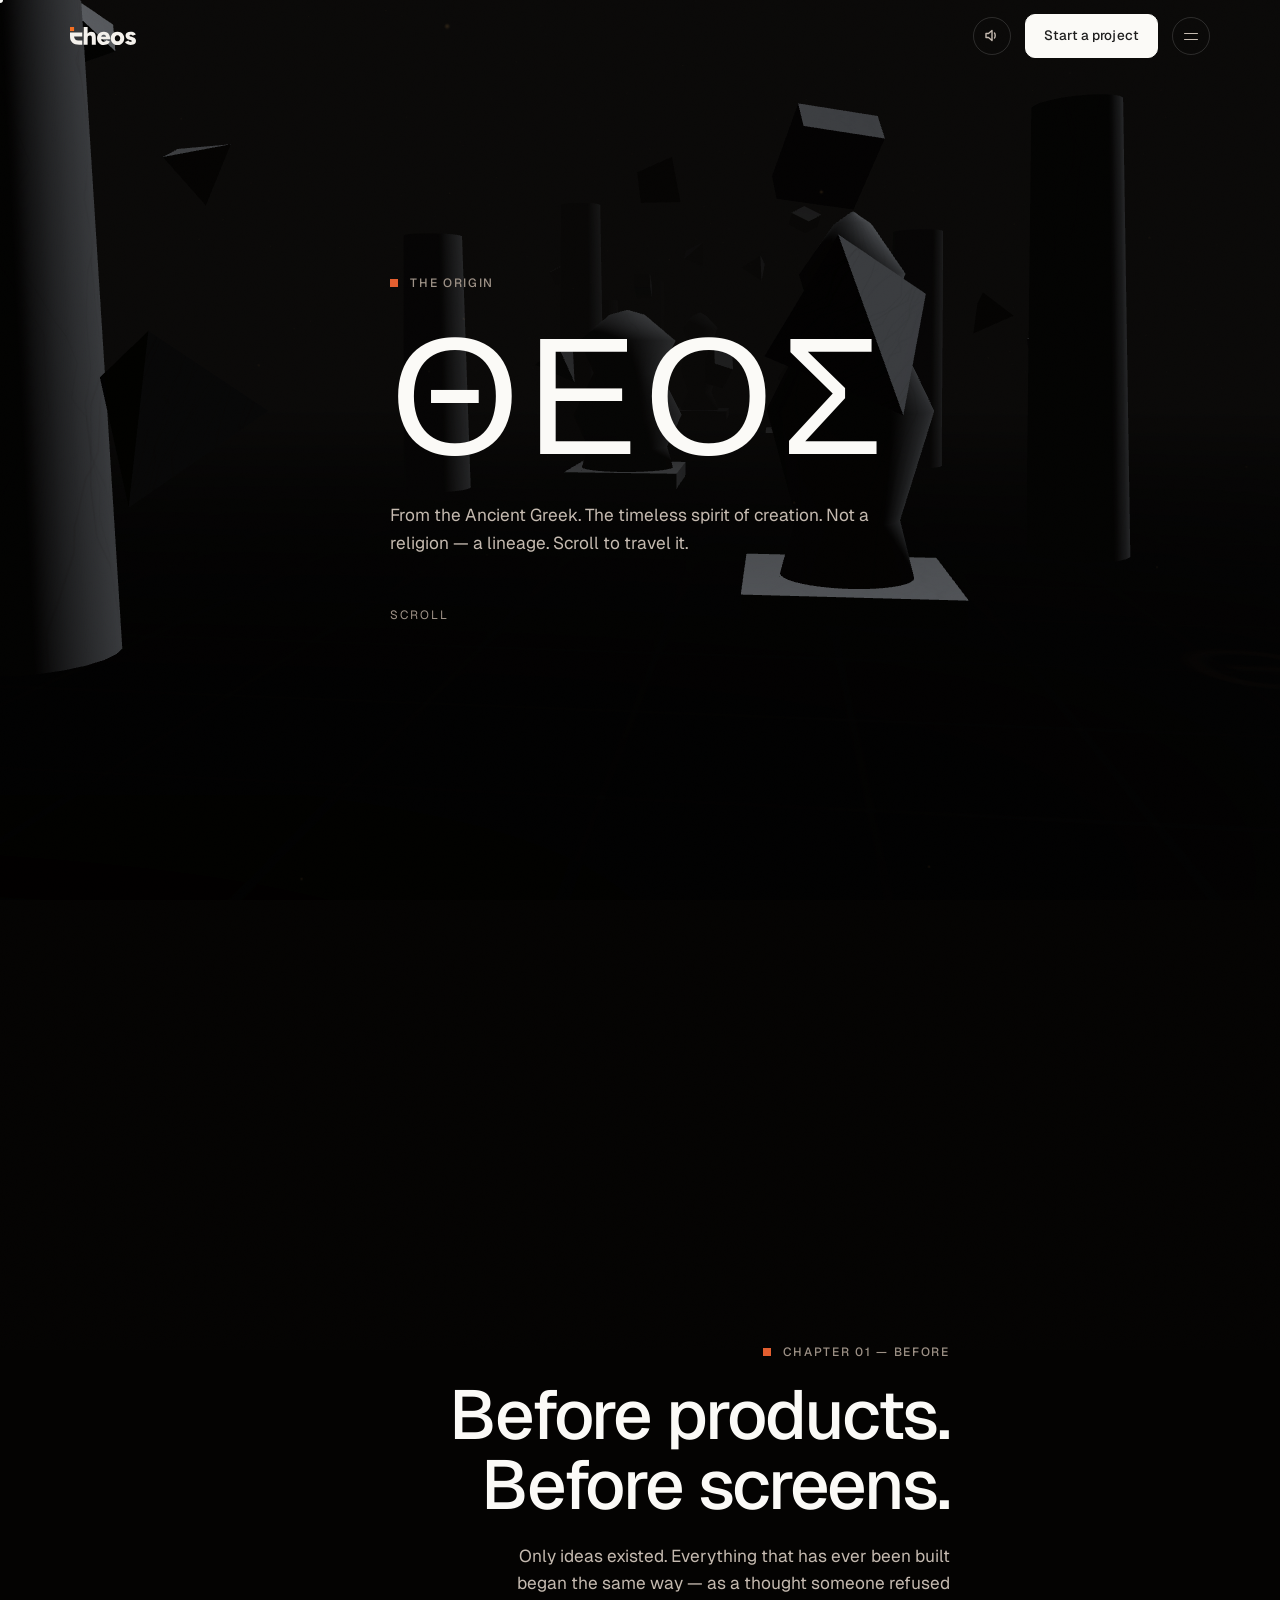
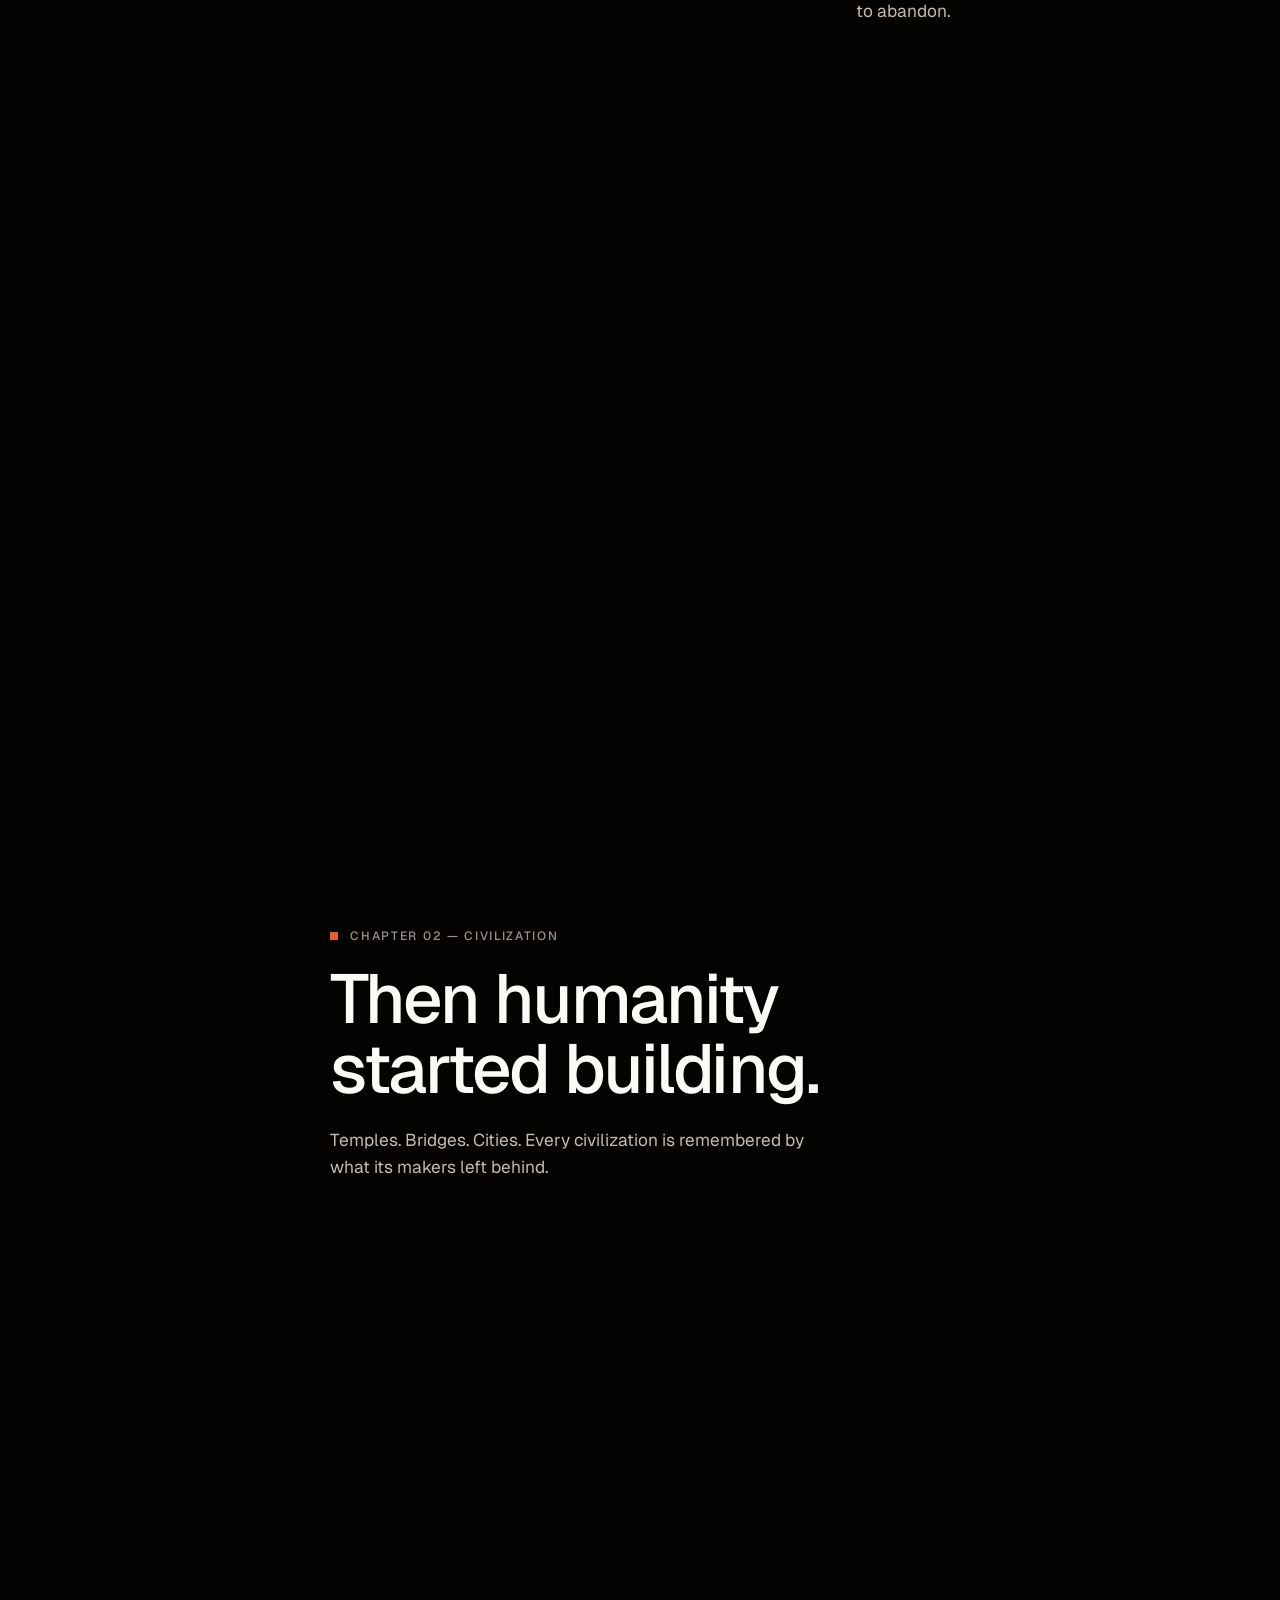
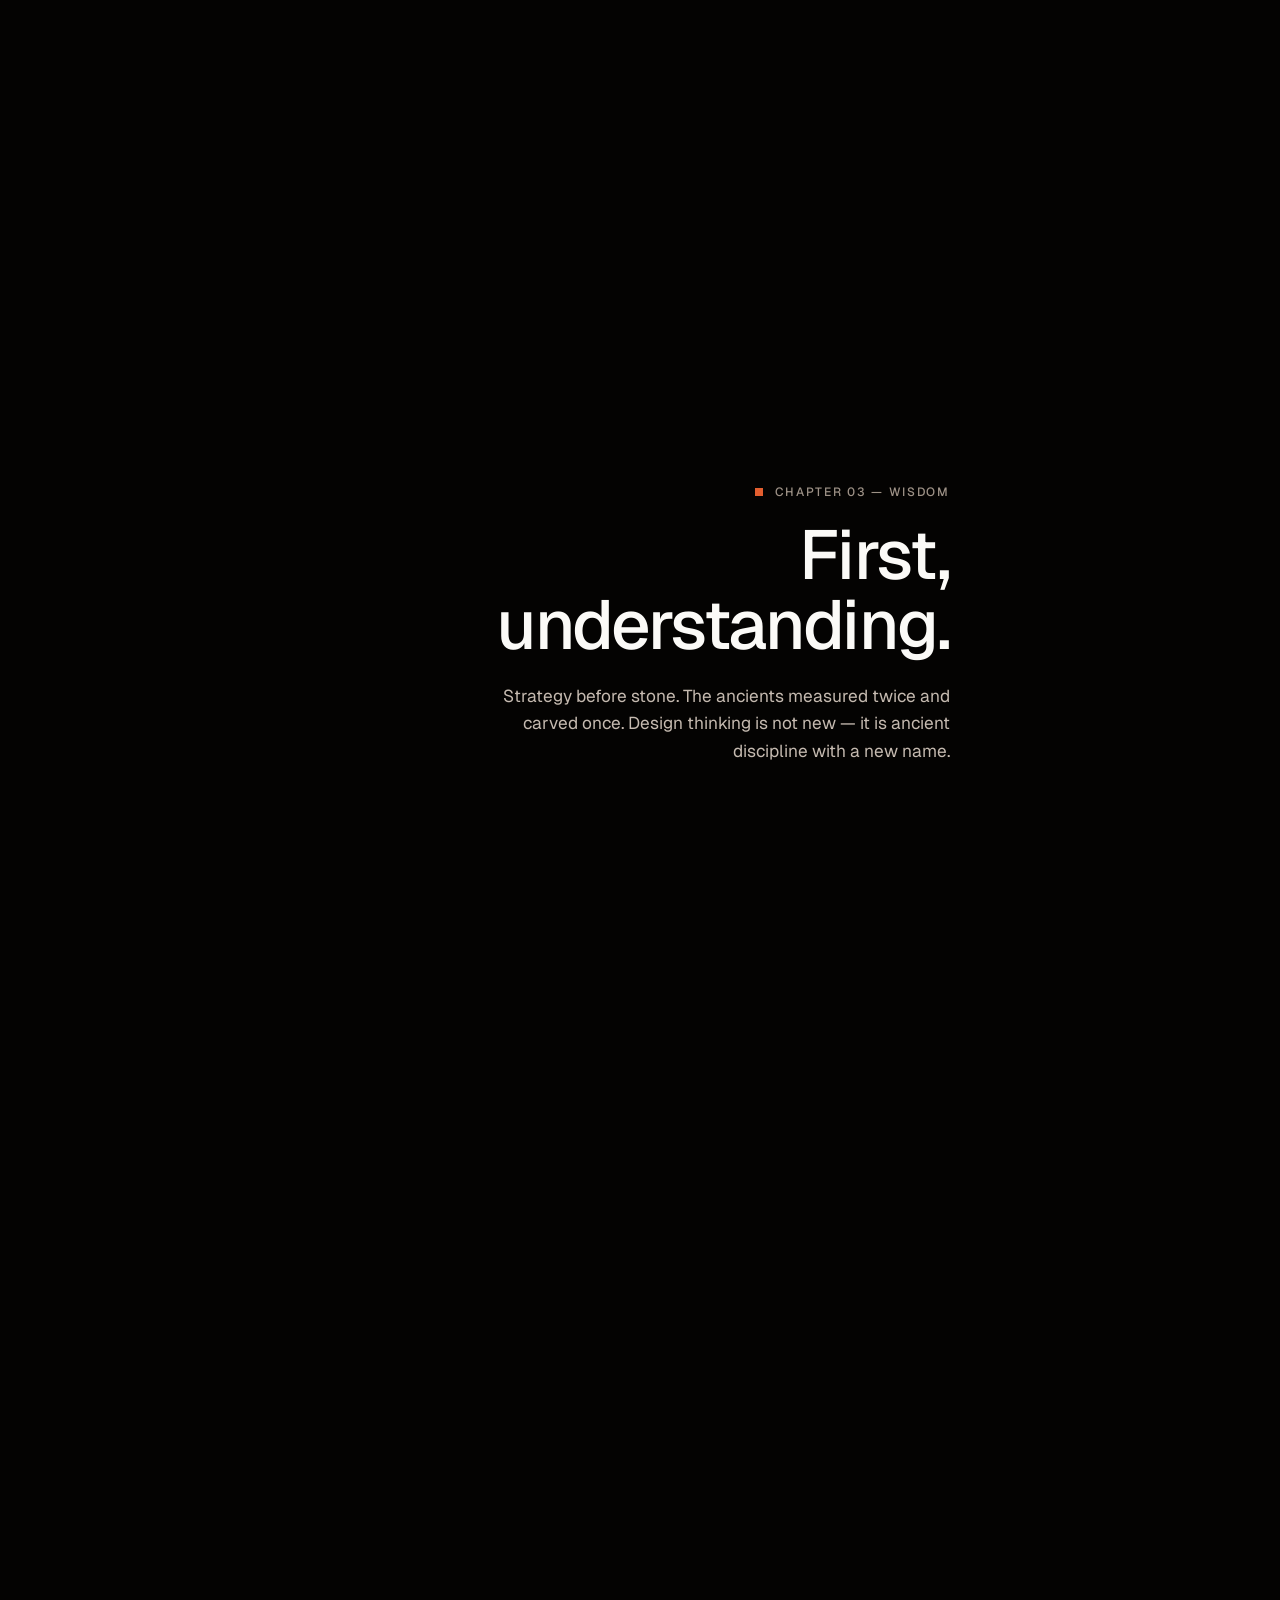
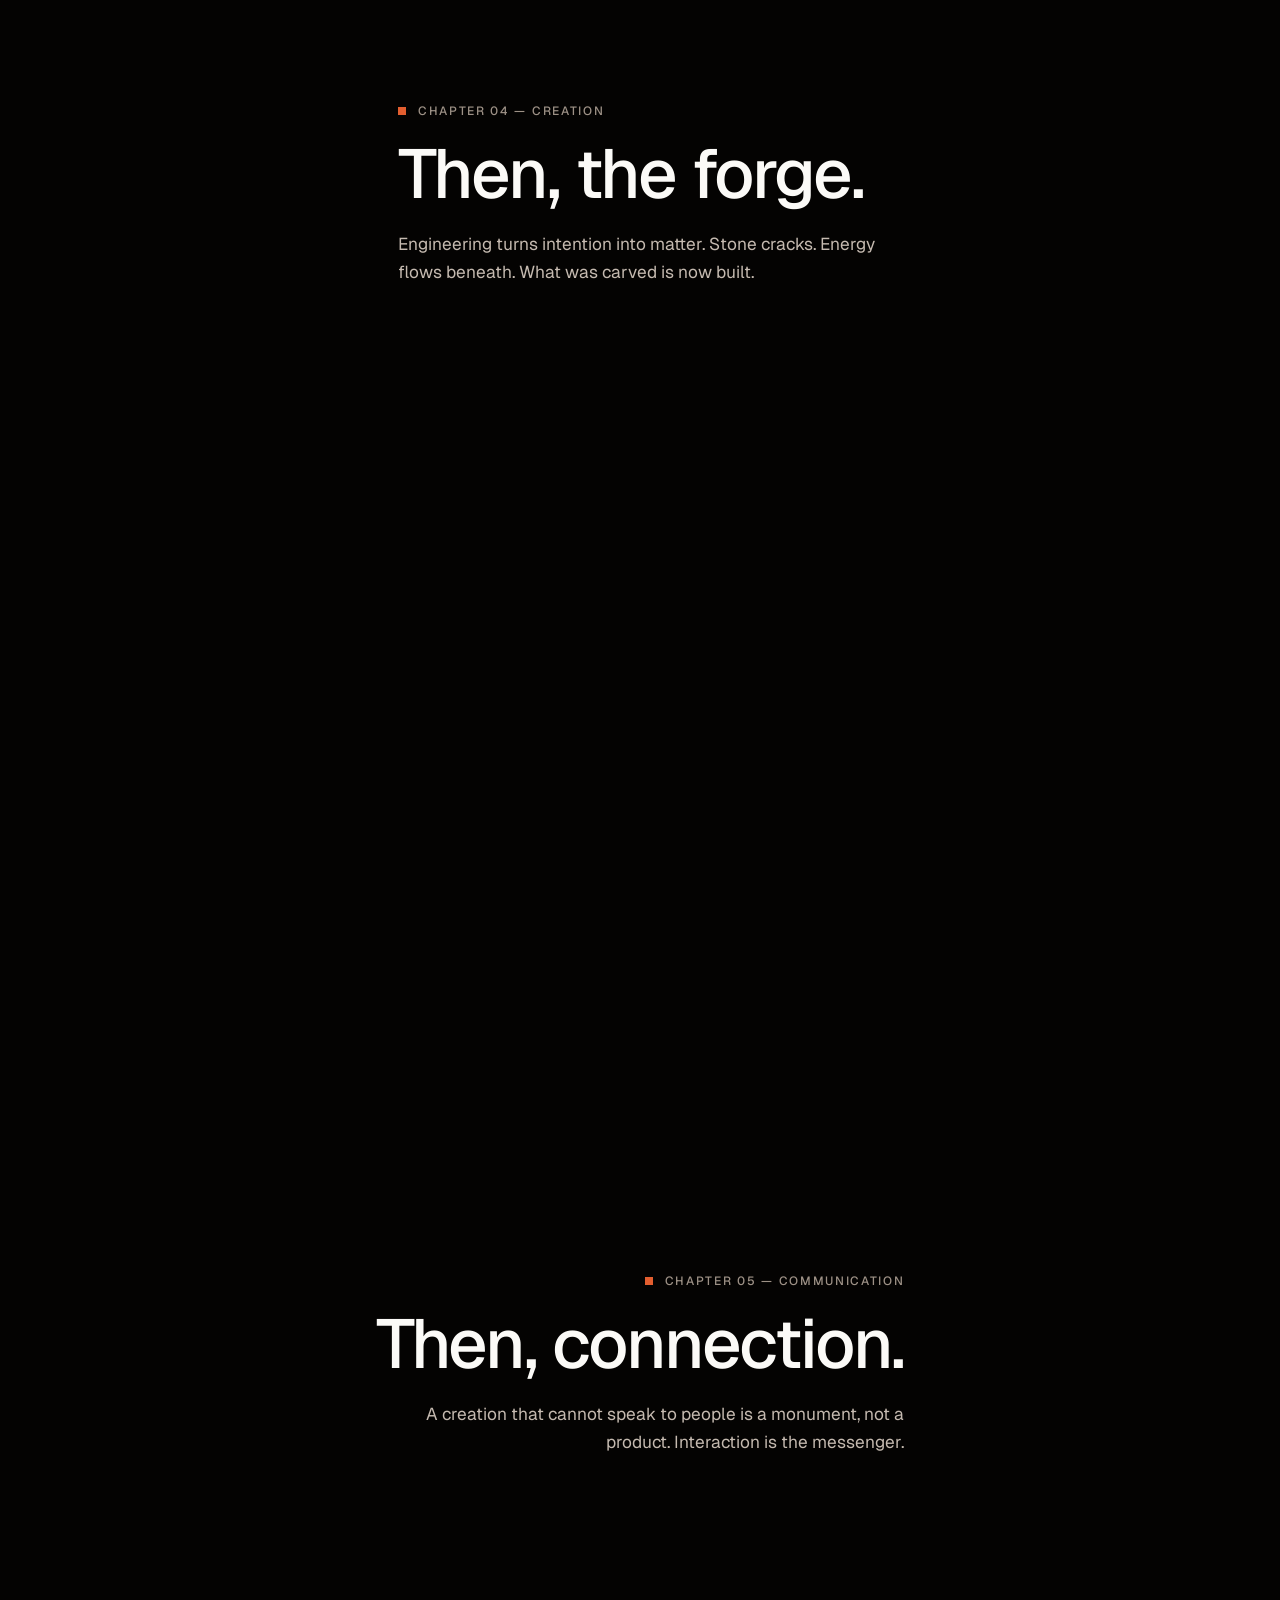
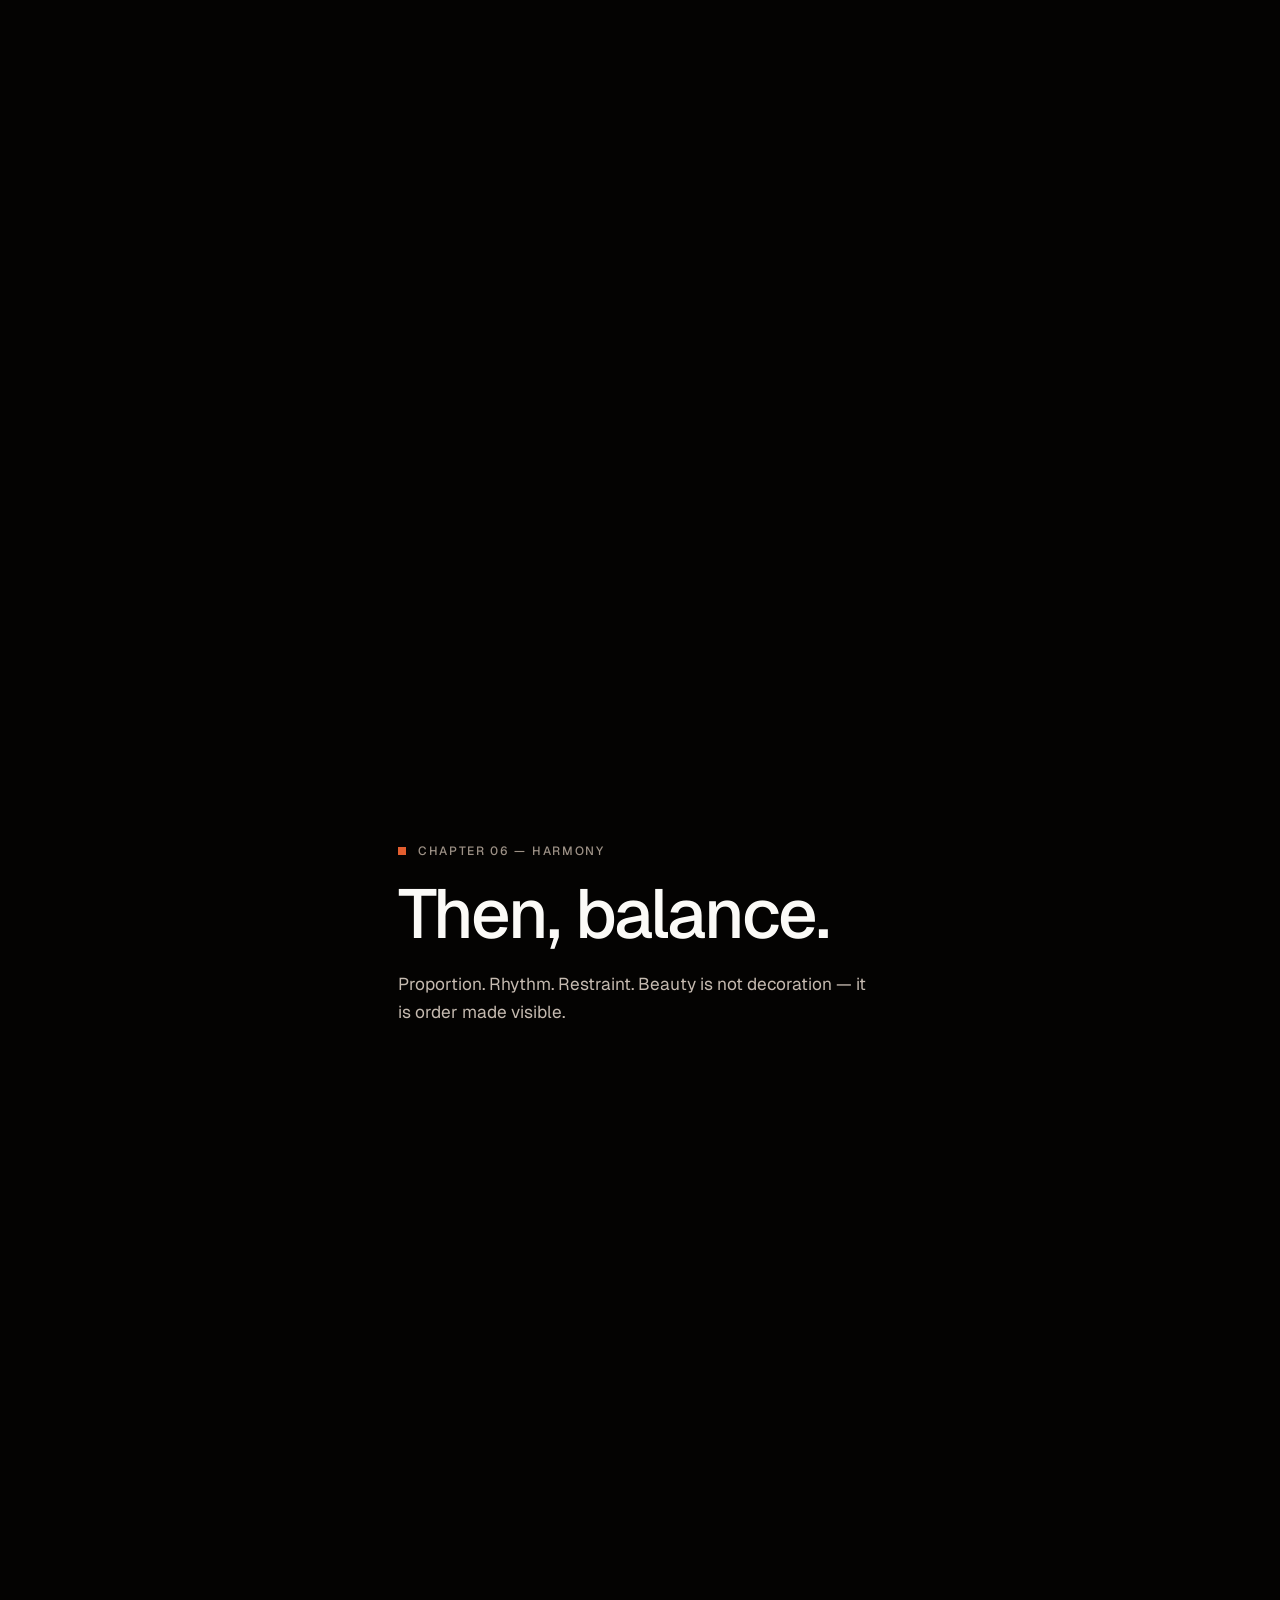
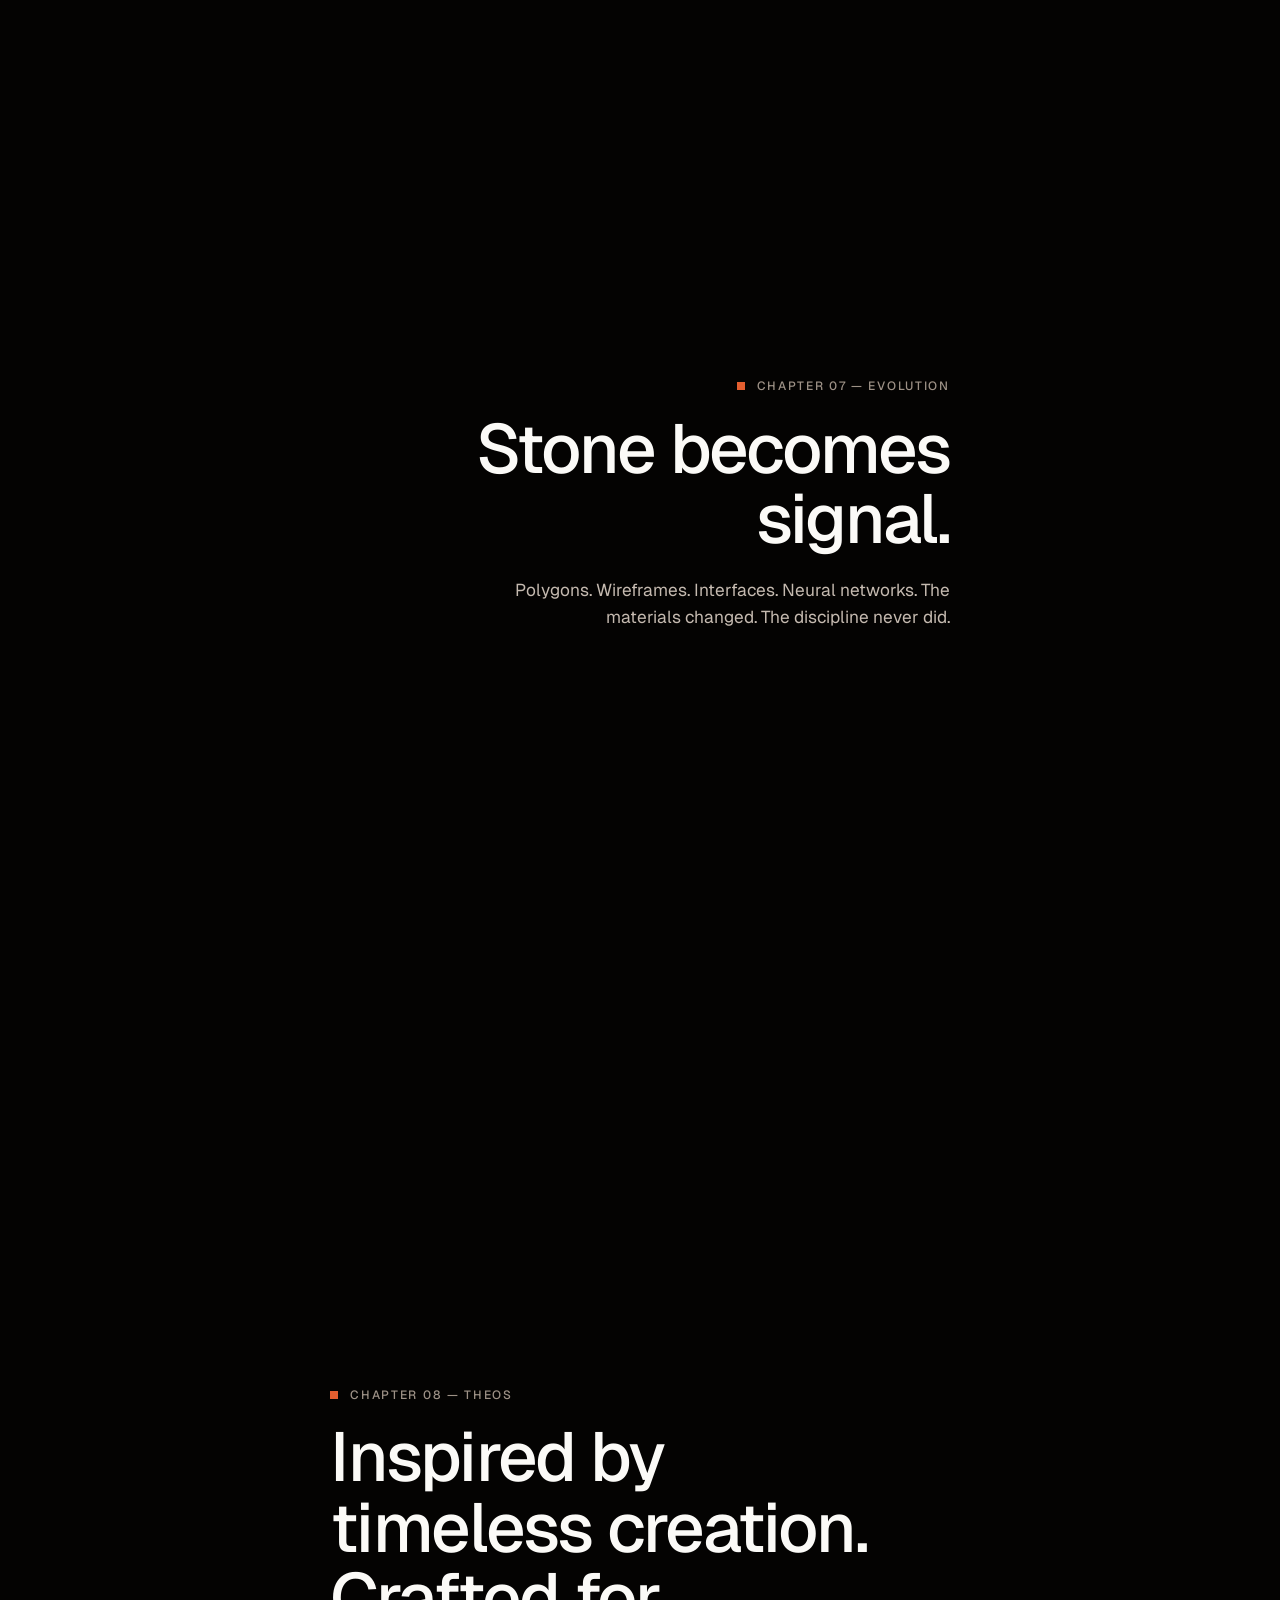
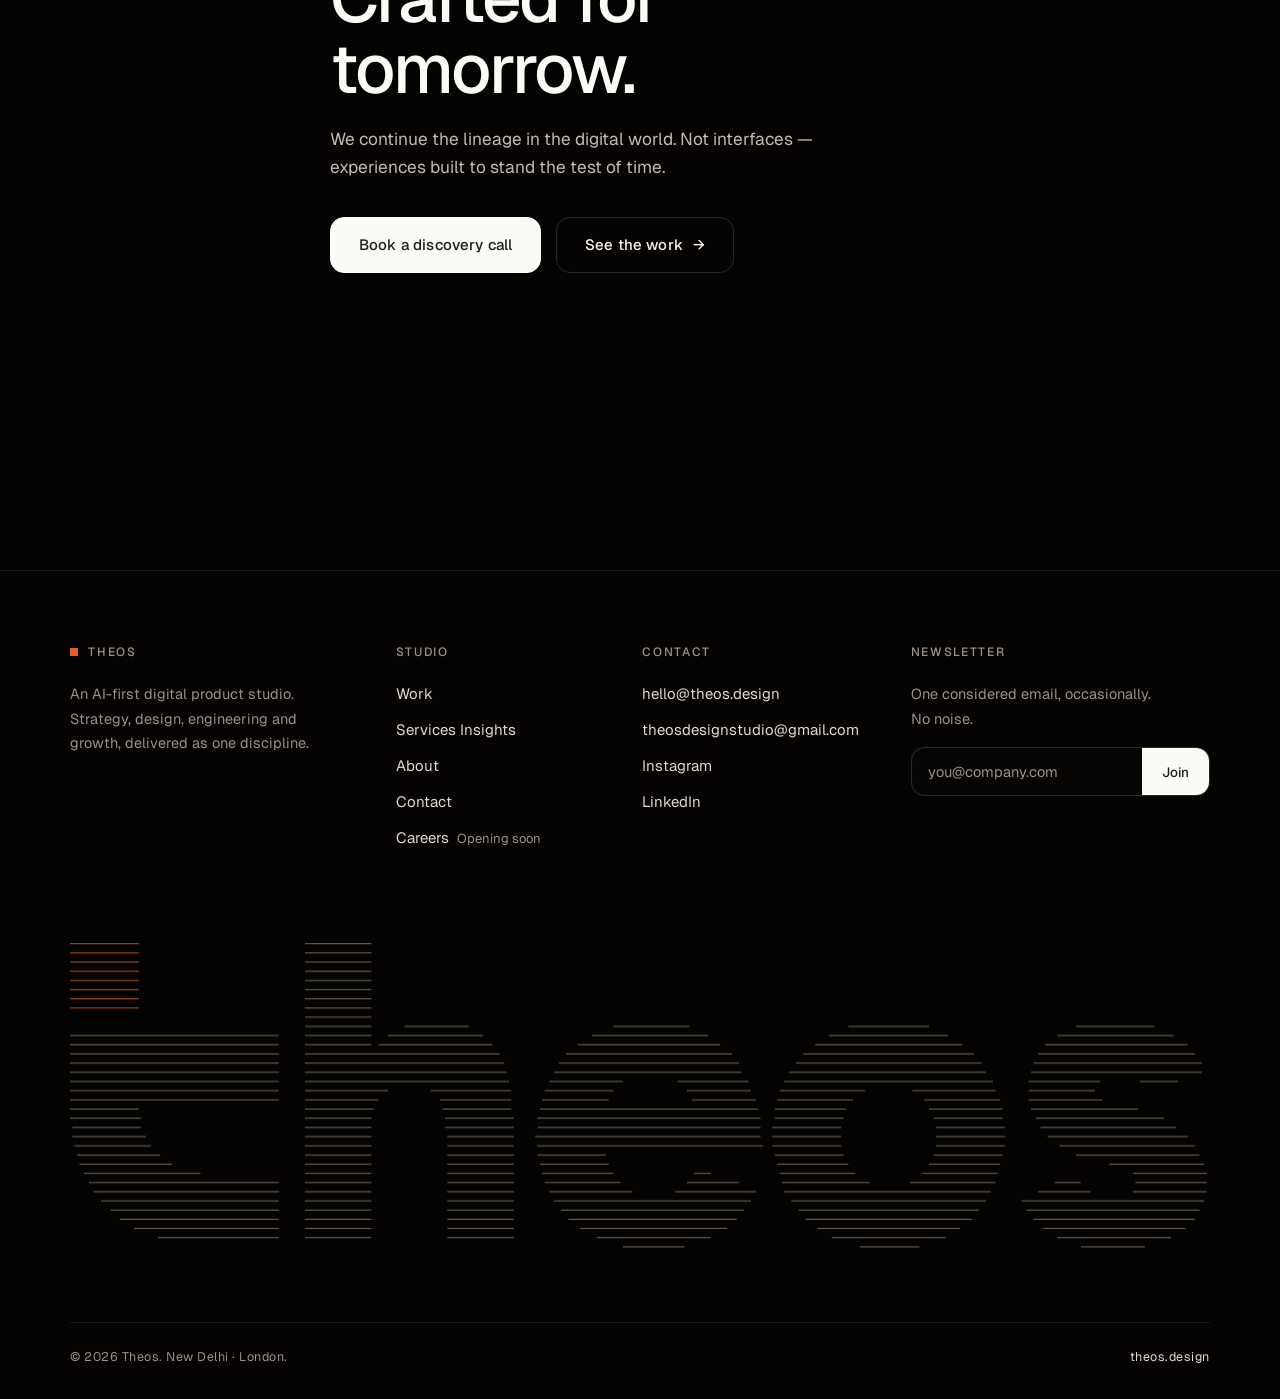
<file: origin.html>
<!DOCTYPE html>
<html lang="en">
<head>
<meta charset="UTF-8">
<meta name="viewport" content="width=device-width, initial-scale=1.0">
<title>The origin — Theos</title>
<meta name="description" content="Why Theos exists. A journey from the first act of creation to design with intelligence.">
<meta property="og:title" content="The origin — Theos">
<meta property="og:description" content="Why Theos exists. A journey from the first act of creation to design with intelligence.">
<meta property="og:type" content="website">
<link rel="icon" href="data:image/svg+xml,%3Csvg xmlns='http://www.w3.org/2000/svg' viewBox='0 0 60 60'%3E%3Crect width='60' height='60' fill='%23F36D1F'/%3E%3C/svg%3E">
<link rel="stylesheet" href="_ds/theos-design-system-e121a9cc-9e67-4db0-b8a8-e837cb23ccfe/tokens/fonts.css">
<link rel="stylesheet" href="_ds/theos-design-system-e121a9cc-9e67-4db0-b8a8-e837cb23ccfe/tokens/colors.css">
<link rel="stylesheet" href="_ds/theos-design-system-e121a9cc-9e67-4db0-b8a8-e837cb23ccfe/tokens/typography.css">
<link rel="stylesheet" href="_ds/theos-design-system-e121a9cc-9e67-4db0-b8a8-e837cb23ccfe/tokens/spacing.css">
<link rel="stylesheet" href="_ds/theos-design-system-e121a9cc-9e67-4db0-b8a8-e837cb23ccfe/tokens/radius.css">
<link rel="stylesheet" href="_ds/theos-design-system-e121a9cc-9e67-4db0-b8a8-e837cb23ccfe/tokens/shadows.css">
<link rel="stylesheet" href="_ds/theos-design-system-e121a9cc-9e67-4db0-b8a8-e837cb23ccfe/tokens/motion.css">
<link rel="stylesheet" href="_ds/theos-design-system-e121a9cc-9e67-4db0-b8a8-e837cb23ccfe/tokens/layout.css">
<link rel="stylesheet" href="_ds/theos-design-system-e121a9cc-9e67-4db0-b8a8-e837cb23ccfe/tokens/base.css">
<link rel="stylesheet" href="_ds/theos-design-system-e121a9cc-9e67-4db0-b8a8-e837cb23ccfe/styles.css">
<link rel="stylesheet" href="css/site.css">
</head>
<body class="pg">
<div class="grain" aria-hidden="true"></div>

<nav class="nav scrolled" aria-label="Primary">
  <div class="wrap">
    <a class="nav-logo" href="index.html" aria-label="Theos home">
      <img src="assets/logo-light.svg" alt="theos">
    </a>
    
    <div class="nav-right">
      <button class="icon-btn" id="sound-toggle" type="button" aria-label="Toggle ambient sound">
        <svg class="on" width="15" height="15" viewBox="0 0 15 15" fill="none"><path d="M2 5.5V9.5H4.5L8 12.5V2.5L4.5 5.5H2Z" stroke="currentColor" stroke-width="1.4" stroke-linejoin="round"></path><path d="M10.5 5C11.4 5.9 11.4 9.1 10.5 10" stroke="currentColor" stroke-width="1.4" stroke-linecap="round"></path></svg>
        <svg class="off" width="15" height="15" viewBox="0 0 15 15" fill="none" style="display:none"><path d="M2 5.5V9.5H4.5L8 12.5V2.5L4.5 5.5H2Z" stroke="currentColor" stroke-width="1.4" stroke-linejoin="round"></path><path d="M10.5 5.5L13.5 9.5M13.5 5.5L10.5 9.5" stroke="currentColor" stroke-width="1.4" stroke-linecap="round"></path></svg>
      </button>
      <a class="btn btn-solid btn-sm magnetic" href="contact.html">Start a project</a>
    </div>
  </div>
</nav>

<main class="og">
  <canvas id="origin-gl" aria-hidden="true"></canvas>
  <div class="og-track" id="origin-track">
    <section class="og-ch og-open" data-screen-label="Origin hero">
      <div class="wrap og-copy" data-reveal>
        <p class="t-micro rl"><span class="sq"></span>The origin</p>
        <h1 class="rl">&Theta;&Epsilon;&Omicron;&Sigma;</h1>
        <p class="og-body rl">From the Ancient Greek. The timeless spirit of creation. Not a religion &mdash; a lineage. Scroll to travel it.</p>
        <p class="og-hint rl">Scroll</p>
      </div>
    </section>

    <section class="og-ch" data-screen-label="Origin 01">
      <div class="wrap og-copy" data-reveal>
        <p class="t-micro rl"><span class="sq"></span>Chapter 01 — Before</p>
        <h2 class="rl">Before products. Before screens.</h2>
        <p class="og-body rl">Only ideas existed. Everything that has ever been built began the same way &mdash; as a thought someone refused to abandon.</p>
      </div>
    </section>

    <section class="og-ch" data-screen-label="Origin 02">
      <div class="wrap og-copy" data-reveal>
        <p class="t-micro rl"><span class="sq"></span>Chapter 02 — Civilization</p>
        <h2 class="rl">Then humanity started building.</h2>
        <p class="og-body rl">Temples. Bridges. Cities. Every civilization is remembered by what its makers left behind.</p>
      </div>
    </section>

    <section class="og-ch" data-screen-label="Origin 03">
      <div class="wrap og-copy" data-reveal>
        <p class="t-micro rl"><span class="sq"></span>Chapter 03 — Wisdom</p>
        <h2 class="rl">First, understanding.</h2>
        <p class="og-body rl">Strategy before stone. The ancients measured twice and carved once. Design thinking is not new &mdash; it is ancient discipline with a new name.</p>
      </div>
    </section>

    <section class="og-ch" data-screen-label="Origin 04">
      <div class="wrap og-copy" data-reveal>
        <p class="t-micro rl"><span class="sq"></span>Chapter 04 — Creation</p>
        <h2 class="rl">Then, the forge.</h2>
        <p class="og-body rl">Engineering turns intention into matter. Stone cracks. Energy flows beneath. What was carved is now built.</p>
      </div>
    </section>

    <section class="og-ch" data-screen-label="Origin 05">
      <div class="wrap og-copy" data-reveal>
        <p class="t-micro rl"><span class="sq"></span>Chapter 05 — Communication</p>
        <h2 class="rl">Then, connection.</h2>
        <p class="og-body rl">A creation that cannot speak to people is a monument, not a product. Interaction is the messenger.</p>
      </div>
    </section>

    <section class="og-ch" data-screen-label="Origin 06">
      <div class="wrap og-copy" data-reveal>
        <p class="t-micro rl"><span class="sq"></span>Chapter 06 — Harmony</p>
        <h2 class="rl">Then, balance.</h2>
        <p class="og-body rl">Proportion. Rhythm. Restraint. Beauty is not decoration &mdash; it is order made visible.</p>
      </div>
    </section>

    <section class="og-ch" data-screen-label="Origin 07">
      <div class="wrap og-copy" data-reveal>
        <p class="t-micro rl"><span class="sq"></span>Chapter 07 — Evolution</p>
        <h2 class="rl">Stone becomes signal.</h2>
        <p class="og-body rl">Polygons. Wireframes. Interfaces. Neural networks. The materials changed. The discipline never did.</p>
      </div>
    </section>
    <section class="og-ch og-final" data-screen-label="Origin finale">
      <div class="wrap og-copy" data-reveal>
        <p class="t-micro rl"><span class="sq"></span>Chapter 08 — Theos</p>
        <h2 class="rl">Inspired by timeless creation.<br>Crafted for tomorrow.</h2>
        <p class="og-body rl">We continue the lineage in the digital world. Not interfaces &mdash; experiences built to stand the test of time.</p>
        <div class="hero-cta rl" style="margin-top:36px;">
          <a class="btn btn-solid magnetic" data-cursor="Book" href="mailto:hello@theos.design?subject=Discovery%20call">Book a discovery call</a>
          <a class="btn btn-ghost magnetic" href="work.html">See the work<span class="arr">&rarr;</span></a>
        </div>
      </div>
    </section>
  </div>
</main>

<footer data-screen-label="Footer">
  <div class="wrap">
    <div class="foot-grid">
      <div class="foot-col">
        <p class="fh"><span class="sq" style="display:inline-block;width:8px;height:8px;background:var(--ember);margin-right:10px;"></span>Theos</p>
        <p class="foot-desc">An AI-first digital product studio. Strategy, design, engineering and growth, delivered as one discipline.</p>
      </div>
      <div class="foot-col">
        <p class="fh">Studio</p>
        <ul>
          <li><a href="work.html">Work</a></li>
          <li><a href="services.html">Services</a>
      <a href="insights.html">Insights</a></li>
          <li><a href="about.html">About</a></li>
          <li><a href="contact.html">Contact</a></li>
          <li>Careers<span class="soon">Opening soon</span></li>
        </ul>
      </div>
      <div class="foot-col">
        <p class="fh">Contact</p>
        <ul>
          <li><a href="mailto:hello@theos.design">hello@theos.design</a></li>
          <li><a href="mailto:theosdesignstudio@gmail.com">theosdesignstudio@gmail.com</a></li>
          <li><a href="https://www.instagram.com/theosdesignstudio" target="_blank" rel="noopener">Instagram</a></li>
          <li><a href="https://linkedin.com/company/theosdesign" target="_blank" rel="noopener">LinkedIn</a></li>
        </ul>
      </div>
      <div class="foot-col">
        <p class="fh">Newsletter</p>
        <p class="foot-desc" style="margin-bottom:16px;">One considered email, occasionally. No noise.</p>
        <form class="news-form" id="news-form">
          <input type="email" placeholder="you@company.com" aria-label="Email address">
          <button type="submit">Join</button>
        </form>
      </div>
    </div>
    <div class="foot-mark foot-harp-wrap" aria-hidden="true">
      <canvas class="foot-harp"></canvas>
      <p class="harp-hint t-micro">Run your cursor across the wires</p>
    </div>
    <div class="foot-legal">
      <span>&copy; <span id="year">2026</span> Theos. New Delhi &middot; London.</span>
      <span><a href="https://theos.design" target="_blank" rel="noopener">theos.design</a></span>
    </div>
  </div>
</footer>

<script src="js/image-slot.js"></script>
<script src="js/audio.js"></script>
<script src="js/smooth-scroll.js"></script>
<script src="js/interactions.js"></script>
<script src="js/strips.js"></script>
<script src="js/footer-clouds.js"></script>
<script src="js/page-transitions.js"></script>
<script src="js/vendor/three.min.js"></script>
<script src="js/origin3d.js"></script>
<script src="js/booking.js"></script>
<script src="js/menu.js"></script>
<script src="js/footer-harp.js"></script>

</body>
</html>
</file>
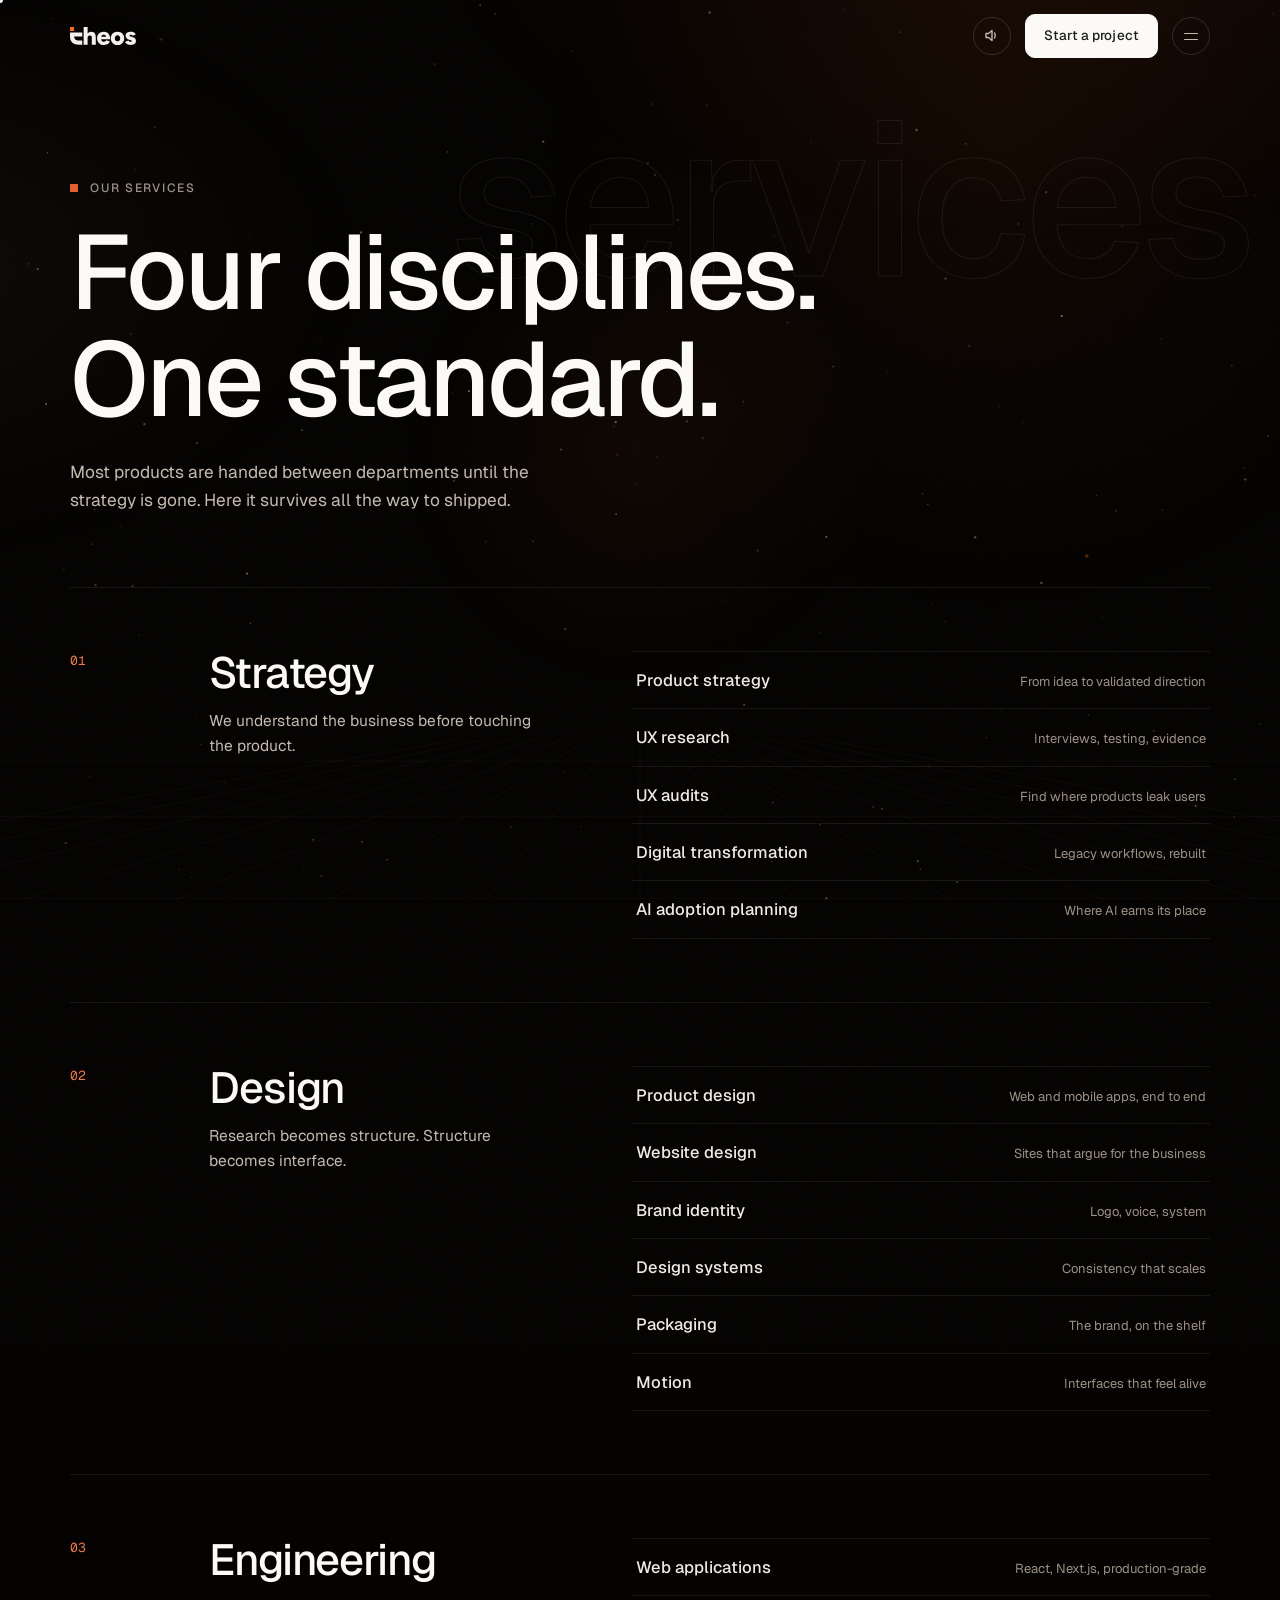
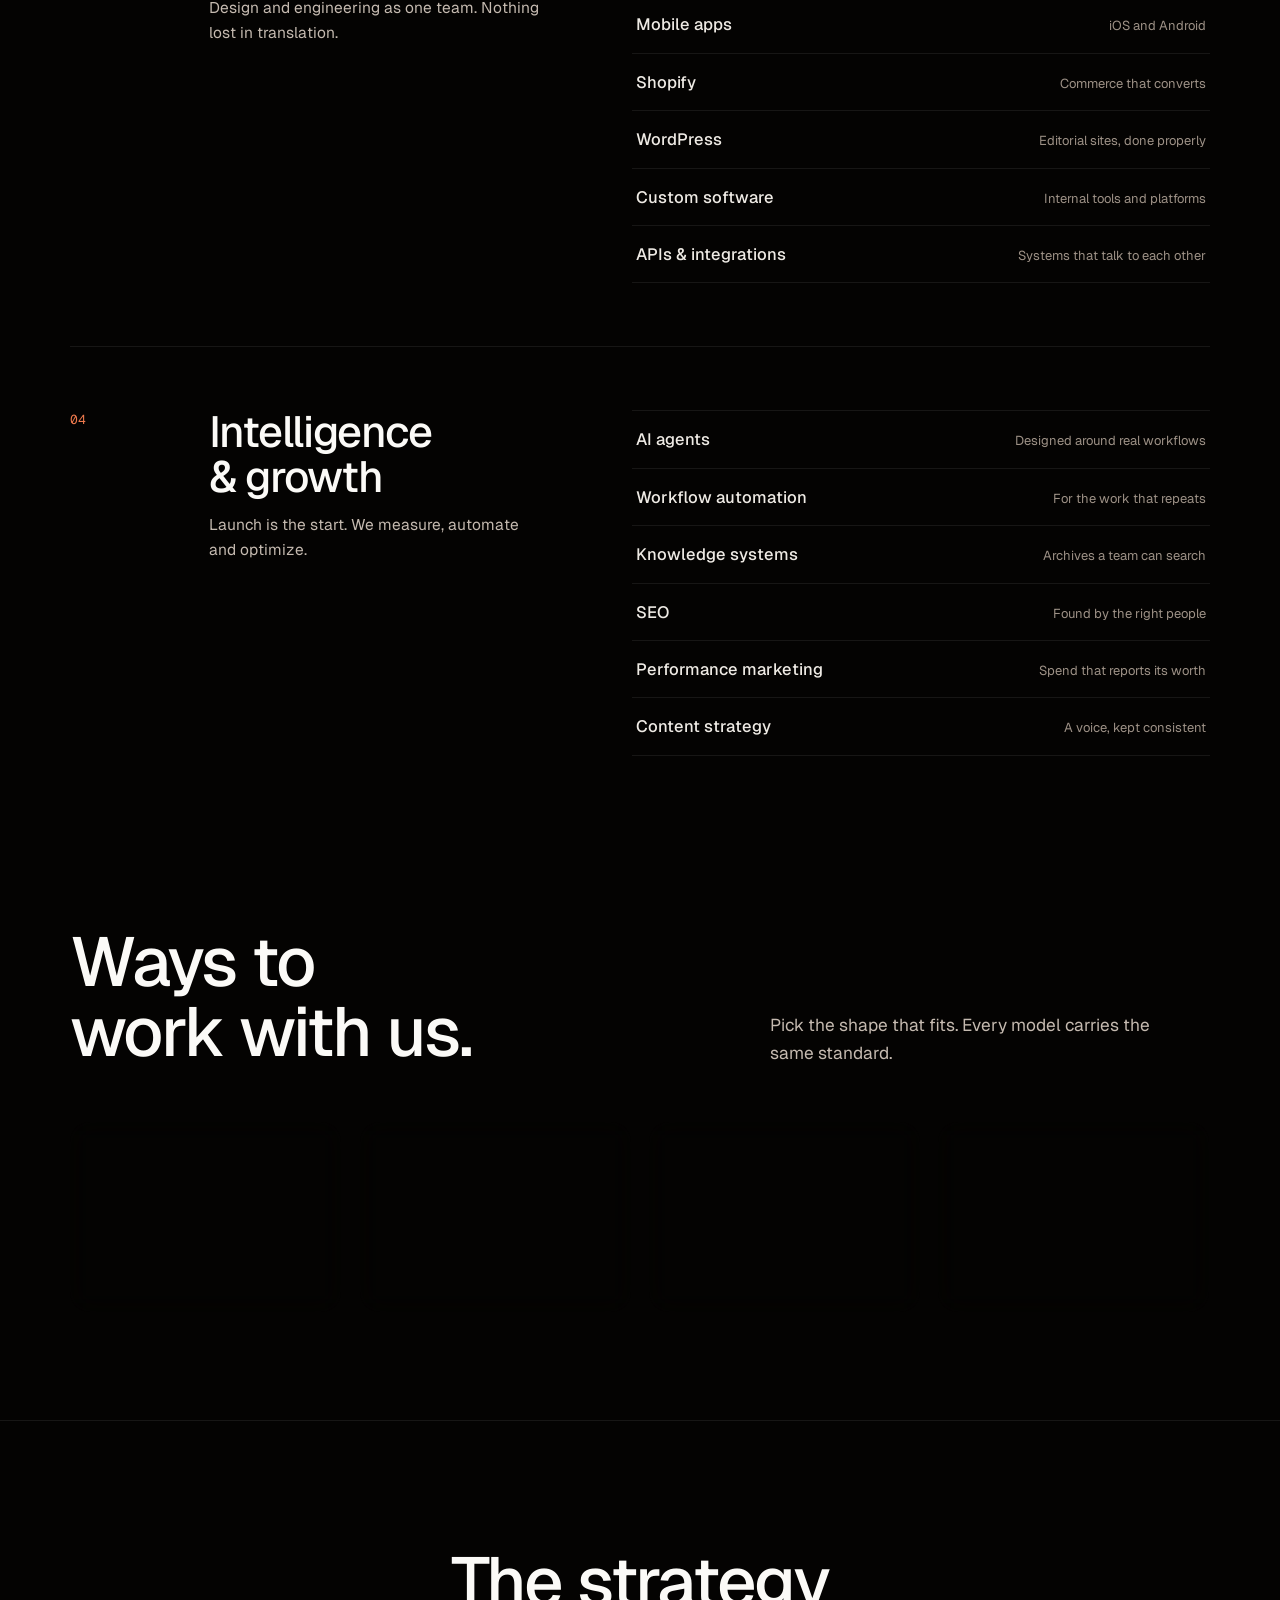
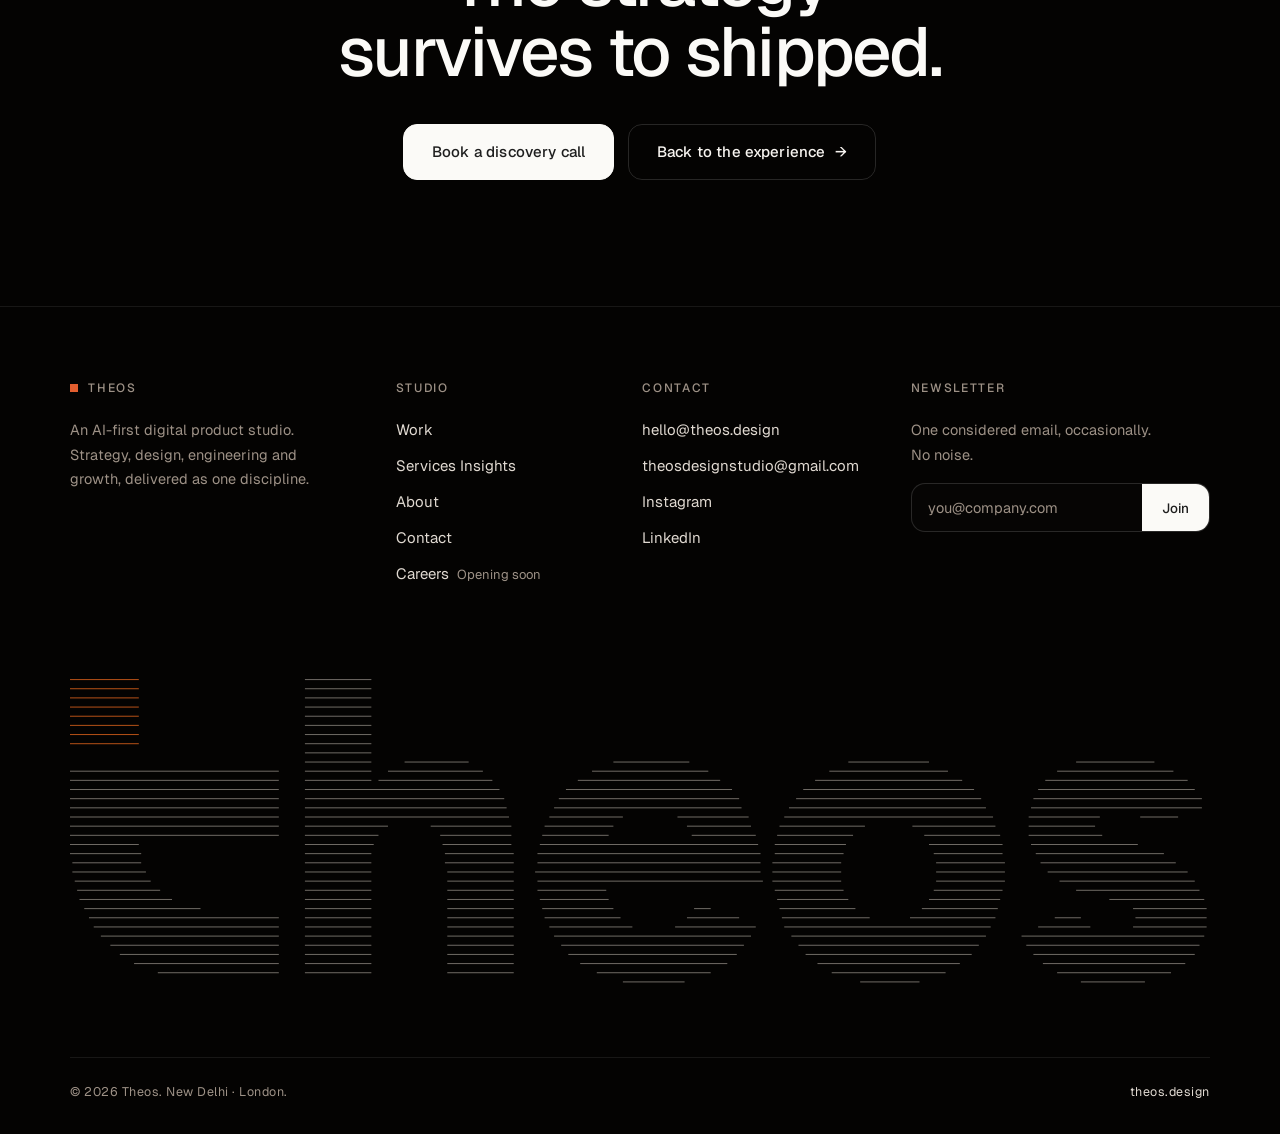
<file: services.html>
<!DOCTYPE html>
<html lang="en">
<head>
<meta charset="UTF-8">
<meta name="viewport" content="width=device-width, initial-scale=1.0">
<title>Services — Theos</title>
<meta name="description" content="Strategy, design, engineering, AI and growth. One team, one standard.">
<meta property="og:title" content="Services — Theos">
<meta property="og:description" content="Strategy, design, engineering, AI and growth. One team, one standard.">
<meta property="og:type" content="website">
<link rel="icon" href="data:image/svg+xml,%3Csvg xmlns='http://www.w3.org/2000/svg' viewBox='0 0 60 60'%3E%3Crect width='60' height='60' fill='%23F36D1F'/%3E%3C/svg%3E">
<link rel="stylesheet" href="_ds/theos-design-system-e121a9cc-9e67-4db0-b8a8-e837cb23ccfe/tokens/fonts.css">
<link rel="stylesheet" href="_ds/theos-design-system-e121a9cc-9e67-4db0-b8a8-e837cb23ccfe/tokens/colors.css">
<link rel="stylesheet" href="_ds/theos-design-system-e121a9cc-9e67-4db0-b8a8-e837cb23ccfe/tokens/typography.css">
<link rel="stylesheet" href="_ds/theos-design-system-e121a9cc-9e67-4db0-b8a8-e837cb23ccfe/tokens/spacing.css">
<link rel="stylesheet" href="_ds/theos-design-system-e121a9cc-9e67-4db0-b8a8-e837cb23ccfe/tokens/radius.css">
<link rel="stylesheet" href="_ds/theos-design-system-e121a9cc-9e67-4db0-b8a8-e837cb23ccfe/tokens/shadows.css">
<link rel="stylesheet" href="_ds/theos-design-system-e121a9cc-9e67-4db0-b8a8-e837cb23ccfe/tokens/motion.css">
<link rel="stylesheet" href="_ds/theos-design-system-e121a9cc-9e67-4db0-b8a8-e837cb23ccfe/tokens/layout.css">
<link rel="stylesheet" href="_ds/theos-design-system-e121a9cc-9e67-4db0-b8a8-e837cb23ccfe/tokens/base.css">
<link rel="stylesheet" href="_ds/theos-design-system-e121a9cc-9e67-4db0-b8a8-e837cb23ccfe/styles.css">
<link rel="stylesheet" href="css/site.css">
</head>
<body class="pg">
<div class="grain" aria-hidden="true"></div>

<nav class="nav scrolled" aria-label="Primary">
  <div class="wrap">
    <a class="nav-logo" href="index.html" aria-label="Theos home">
      <img src="assets/logo-light.svg" alt="theos">
    </a>
    
    <div class="nav-right">
      <button class="icon-btn" id="sound-toggle" type="button" aria-label="Toggle ambient sound">
        <svg class="on" width="15" height="15" viewBox="0 0 15 15" fill="none"><path d="M2 5.5V9.5H4.5L8 12.5V2.5L4.5 5.5H2Z" stroke="currentColor" stroke-width="1.4" stroke-linejoin="round"></path><path d="M10.5 5C11.4 5.9 11.4 9.1 10.5 10" stroke="currentColor" stroke-width="1.4" stroke-linecap="round"></path></svg>
        <svg class="off" width="15" height="15" viewBox="0 0 15 15" fill="none" style="display:none"><path d="M2 5.5V9.5H4.5L8 12.5V2.5L4.5 5.5H2Z" stroke="currentColor" stroke-width="1.4" stroke-linejoin="round"></path><path d="M10.5 5.5L13.5 9.5M13.5 5.5L10.5 9.5" stroke="currentColor" stroke-width="1.4" stroke-linecap="round"></path></svg>
      </button>
      <a class="btn btn-solid btn-sm magnetic" href="contact.html">Start a project</a>
    </div>
  </div>
</nav>

<main>
  <div class="pg-atmo" aria-hidden="true"></div>
  <p class="pg-bg-word" aria-hidden="true">services</p>
  <section class="pg-hero" data-screen-label="Services hero">
    <div class="wrap">
      <p class="t-micro"><span class="sq"></span>Our services</p>
      <div class="sec-head" style="padding:0;"><h1>Four disciplines. One standard.</h1></div>
      <p class="lede">Most products are handed between departments until the strategy is gone. Here it survives all the way to shipped.</p>
    </div>
  </section>
  <section data-screen-label="Service detail">
    <div class="wrap">
      <div class="svcp-block" data-reveal>
        <span class="idx rl">01</span>
        <div class="rl">
          <h2>Strategy</h2>
          <p class="blurb">We understand the business before touching the product.</p>
        </div>
        <div class="svcp-list rl">
          <div class="svcp-item"><span class="nm2">Product strategy</span><span class="ds">From idea to validated direction</span></div>
          <div class="svcp-item"><span class="nm2">UX research</span><span class="ds">Interviews, testing, evidence</span></div>
          <div class="svcp-item"><span class="nm2">UX audits</span><span class="ds">Find where products leak users</span></div>
          <div class="svcp-item"><span class="nm2">Digital transformation</span><span class="ds">Legacy workflows, rebuilt</span></div>
          <div class="svcp-item"><span class="nm2">AI adoption planning</span><span class="ds">Where AI earns its place</span></div>
        </div>
      </div>
      <div class="svcp-block" data-reveal>
        <span class="idx rl">02</span>
        <div class="rl">
          <h2>Design</h2>
          <p class="blurb">Research becomes structure. Structure becomes interface.</p>
        </div>
        <div class="svcp-list rl">
          <div class="svcp-item"><span class="nm2">Product design</span><span class="ds">Web and mobile apps, end to end</span></div>
          <div class="svcp-item"><span class="nm2">Website design</span><span class="ds">Sites that argue for the business</span></div>
          <div class="svcp-item"><span class="nm2">Brand identity</span><span class="ds">Logo, voice, system</span></div>
          <div class="svcp-item"><span class="nm2">Design systems</span><span class="ds">Consistency that scales</span></div>
          <div class="svcp-item"><span class="nm2">Packaging</span><span class="ds">The brand, on the shelf</span></div>
          <div class="svcp-item"><span class="nm2">Motion</span><span class="ds">Interfaces that feel alive</span></div>
        </div>
      </div>
      <div class="svcp-block" data-reveal>
        <span class="idx rl">03</span>
        <div class="rl">
          <h2>Engineering</h2>
          <p class="blurb">Design and engineering as one team. Nothing lost in translation.</p>
        </div>
        <div class="svcp-list rl">
          <div class="svcp-item"><span class="nm2">Web applications</span><span class="ds">React, Next.js, production-grade</span></div>
          <div class="svcp-item"><span class="nm2">Mobile apps</span><span class="ds">iOS and Android</span></div>
          <div class="svcp-item"><span class="nm2">Shopify</span><span class="ds">Commerce that converts</span></div>
          <div class="svcp-item"><span class="nm2">WordPress</span><span class="ds">Editorial sites, done properly</span></div>
          <div class="svcp-item"><span class="nm2">Custom software</span><span class="ds">Internal tools and platforms</span></div>
          <div class="svcp-item"><span class="nm2">APIs & integrations</span><span class="ds">Systems that talk to each other</span></div>
        </div>
      </div>
      <div class="svcp-block" data-reveal>
        <span class="idx rl">04</span>
        <div class="rl">
          <h2>Intelligence & growth</h2>
          <p class="blurb">Launch is the start. We measure, automate and optimize.</p>
        </div>
        <div class="svcp-list rl">
          <div class="svcp-item"><span class="nm2">AI agents</span><span class="ds">Designed around real workflows</span></div>
          <div class="svcp-item"><span class="nm2">Workflow automation</span><span class="ds">For the work that repeats</span></div>
          <div class="svcp-item"><span class="nm2">Knowledge systems</span><span class="ds">Archives a team can search</span></div>
          <div class="svcp-item"><span class="nm2">SEO</span><span class="ds">Found by the right people</span></div>
          <div class="svcp-item"><span class="nm2">Performance marketing</span><span class="ds">Spend that reports its worth</span></div>
          <div class="svcp-item"><span class="nm2">Content strategy</span><span class="ds">A voice, kept consistent</span></div>
        </div>
      </div>
    </div>
  </section>
  <section data-screen-label="Engagement models">
    <div class="wrap">
      <div class="sec-head" data-reveal>
        <h2 class="rl">Ways to work with us.</h2>
        <p class="lede rl">Pick the shape that fits. Every model carries the same standard.</p>
      </div>
      <div class="engage-grid" data-reveal>
        <div class="engage rl"><span class="k">01</span><h3>Fixed scope</h3><p>A defined project, a defined price. Best for launches and rebrands.</p></div>
        <div class="engage rl"><span class="k">02</span><h3>Retainer</h3><p>Ongoing design and engineering, reserved every month.</p></div>
        <div class="engage rl"><span class="k">03</span><h3>Dedicated team</h3><p>A Theos squad embedded in yours, sprint after sprint.</p></div>
        <div class="engage rl"><span class="k">04</span><h3>Consulting</h3><p>Strategy, audits and AI adoption for leadership teams.</p></div>
      </div>
    </div>
  </section>

  <section class="cta-band" data-reveal>
    <div class="wrap">
      <h2 class="rl">The strategy survives to shipped.</h2>
      <div class="hero-cta rl">
        <a class="btn btn-solid magnetic" data-cursor="Book" href="contact.html">Book a discovery call</a>
        <a class="btn btn-ghost magnetic" href="index.html">Back to the experience<span class="arr">&rarr;</span></a>
      </div>
    </div>
  </section>
</main>

<footer data-screen-label="Footer">
  <div class="wrap">
    <div class="foot-grid">
      <div class="foot-col">
        <p class="fh"><span class="sq" style="display:inline-block;width:8px;height:8px;background:var(--ember);margin-right:10px;"></span>Theos</p>
        <p class="foot-desc">An AI-first digital product studio. Strategy, design, engineering and growth, delivered as one discipline.</p>
      </div>
      <div class="foot-col">
        <p class="fh">Studio</p>
        <ul>
          <li><a href="work.html">Work</a></li>
          <li><a href="services.html">Services</a>
      <a href="insights.html">Insights</a></li>
          <li><a href="about.html">About</a></li>
          <li><a href="contact.html">Contact</a></li>
          <li>Careers<span class="soon">Opening soon</span></li>
        </ul>
      </div>
      <div class="foot-col">
        <p class="fh">Contact</p>
        <ul>
          <li><a href="mailto:hello@theos.design">hello@theos.design</a></li>
          <li><a href="mailto:theosdesignstudio@gmail.com">theosdesignstudio@gmail.com</a></li>
          <li><a href="https://www.instagram.com/theosdesignstudio" target="_blank" rel="noopener">Instagram</a></li>
          <li><a href="https://linkedin.com/company/theosdesign" target="_blank" rel="noopener">LinkedIn</a></li>
        </ul>
      </div>
      <div class="foot-col">
        <p class="fh">Newsletter</p>
        <p class="foot-desc" style="margin-bottom:16px;">One considered email, occasionally. No noise.</p>
        <form class="news-form" id="news-form">
          <input type="email" placeholder="you@company.com" aria-label="Email address">
          <button type="submit">Join</button>
        </form>
      </div>
    </div>
    <div class="foot-mark foot-harp-wrap" aria-hidden="true">
      <canvas class="foot-harp"></canvas>
      <p class="harp-hint t-micro">Run your cursor across the wires</p>
    </div>
    <div class="foot-legal">
      <span>&copy; <span id="year">2026</span> Theos. New Delhi &middot; London.</span>
      <span><a href="https://theos.design" target="_blank" rel="noopener">theos.design</a></span>
    </div>
  </div>
</footer>

<script src="js/image-slot.js"></script>
<script src="js/audio.js"></script>
<script src="js/smooth-scroll.js"></script>
<script src="js/interactions.js"></script>
<script src="js/strips.js"></script>
<script src="js/footer-clouds.js"></script>
<script src="js/page-transitions.js"></script>
<script src="js/page-space.js"></script>
<script src="js/booking.js"></script>
<script src="js/menu.js"></script>
<script src="js/footer-harp.js"></script>

</body>
</html>
</file>
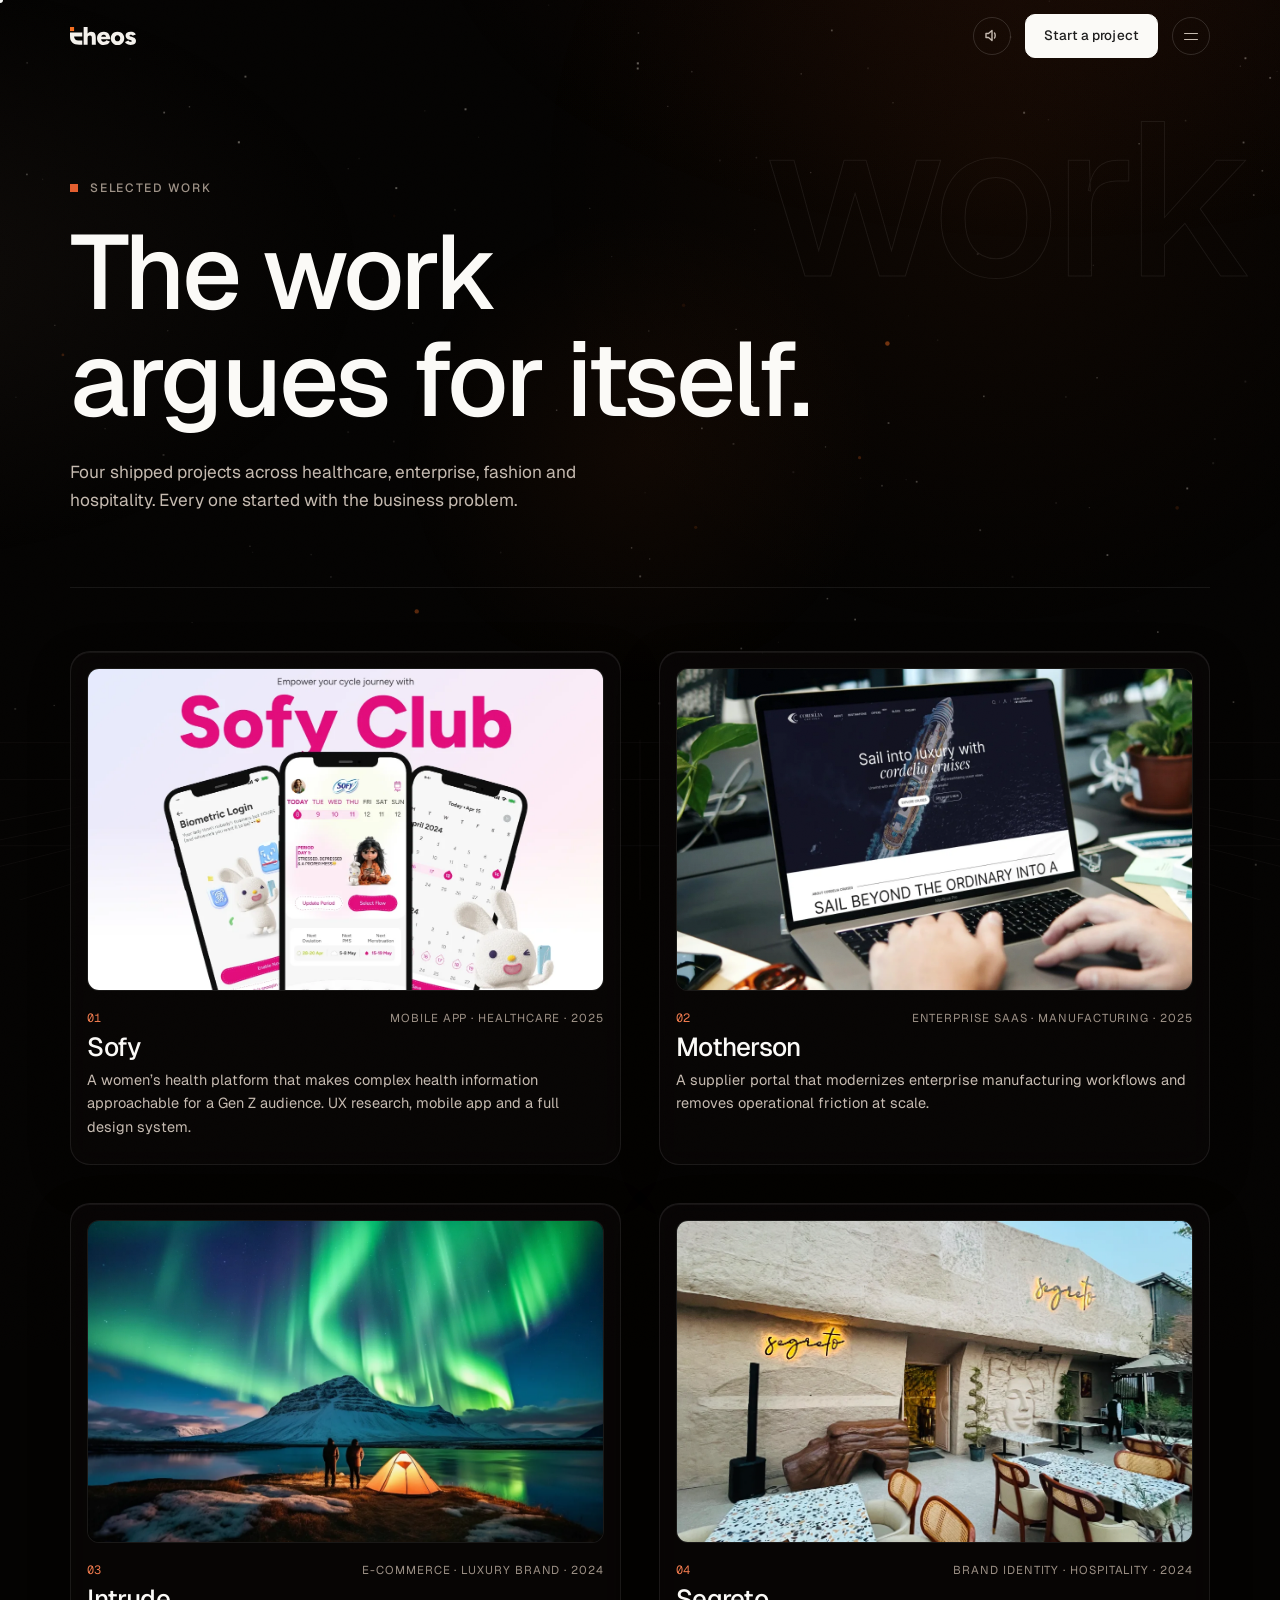
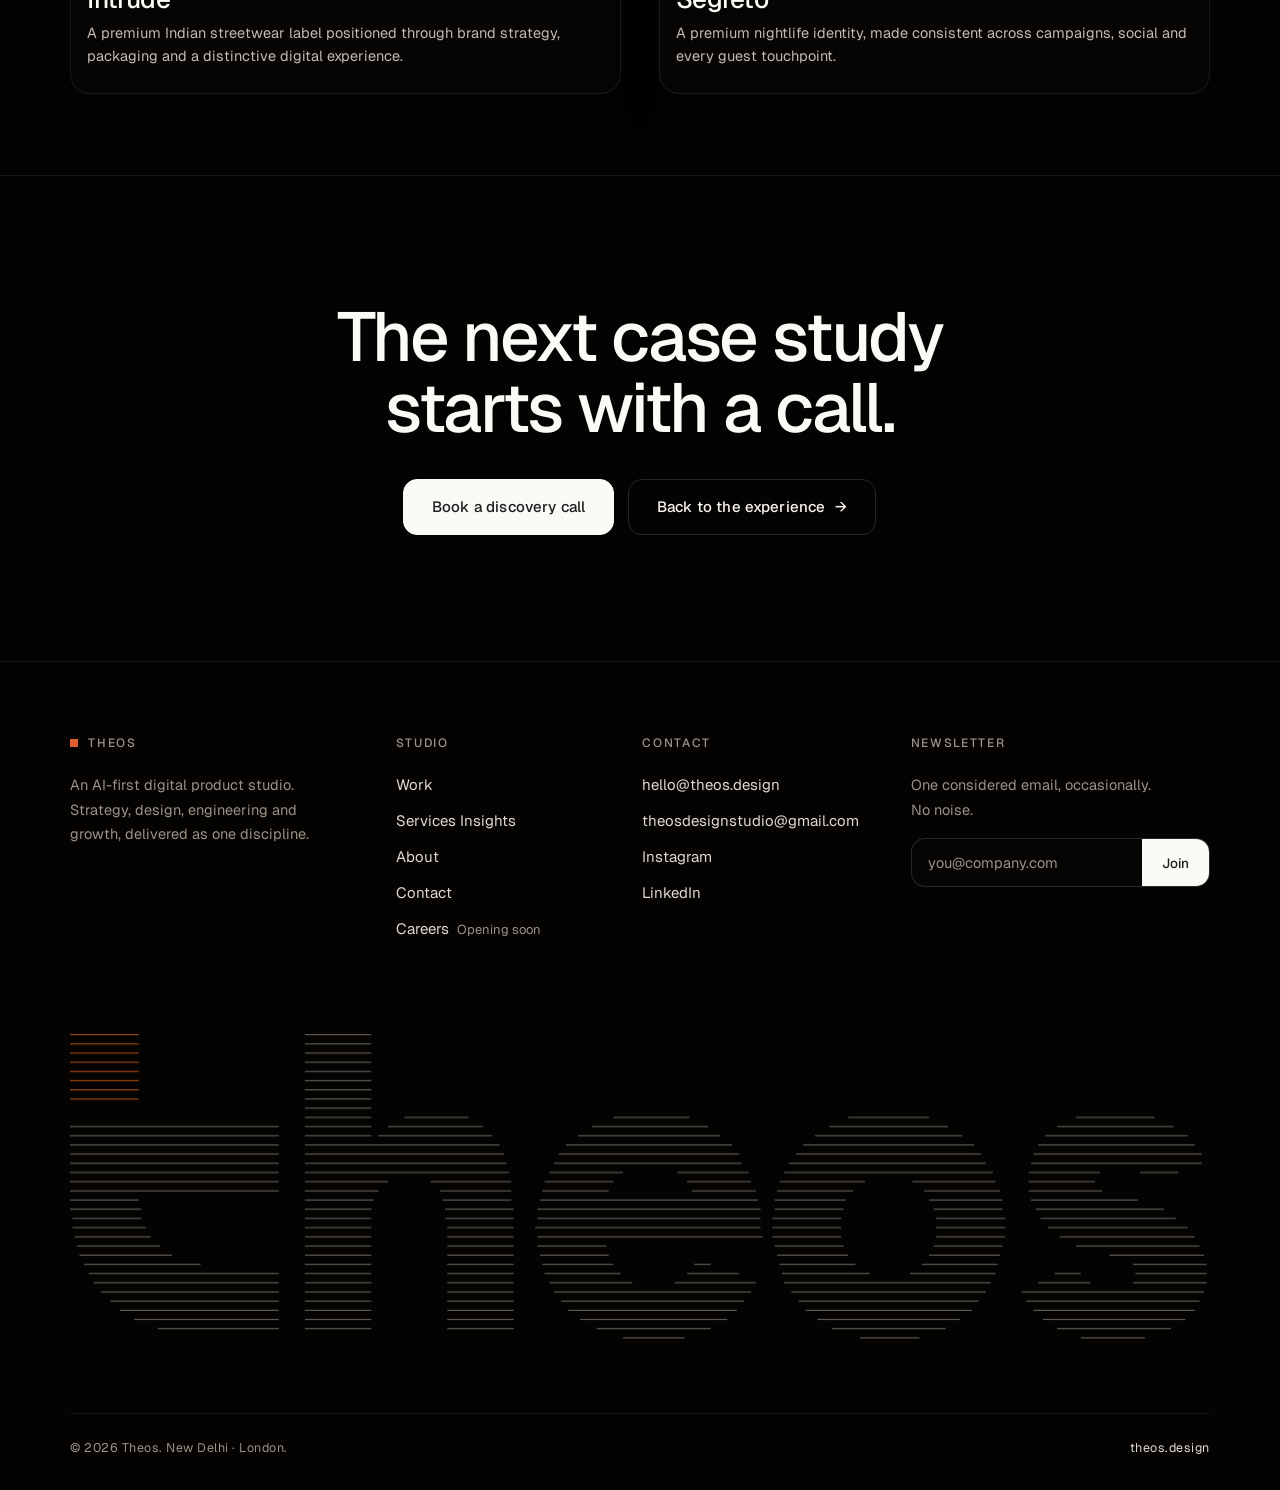
<file: work.html>
<!DOCTYPE html>
<html lang="en">
<head>
<meta charset="UTF-8">
<meta name="viewport" content="width=device-width, initial-scale=1.0">
<title>Work — Theos</title>
<meta name="description" content="Selected work by Theos: Sofy, Motherson, Intrude, Segreto.">
<meta property="og:title" content="Work — Theos">
<meta property="og:description" content="Selected work by Theos: Sofy, Motherson, Intrude, Segreto.">
<meta property="og:type" content="website">
<link rel="icon" href="data:image/svg+xml,%3Csvg xmlns='http://www.w3.org/2000/svg' viewBox='0 0 60 60'%3E%3Crect width='60' height='60' fill='%23F36D1F'/%3E%3C/svg%3E">
<link rel="stylesheet" href="_ds/theos-design-system-e121a9cc-9e67-4db0-b8a8-e837cb23ccfe/tokens/fonts.css">
<link rel="stylesheet" href="_ds/theos-design-system-e121a9cc-9e67-4db0-b8a8-e837cb23ccfe/tokens/colors.css">
<link rel="stylesheet" href="_ds/theos-design-system-e121a9cc-9e67-4db0-b8a8-e837cb23ccfe/tokens/typography.css">
<link rel="stylesheet" href="_ds/theos-design-system-e121a9cc-9e67-4db0-b8a8-e837cb23ccfe/tokens/spacing.css">
<link rel="stylesheet" href="_ds/theos-design-system-e121a9cc-9e67-4db0-b8a8-e837cb23ccfe/tokens/radius.css">
<link rel="stylesheet" href="_ds/theos-design-system-e121a9cc-9e67-4db0-b8a8-e837cb23ccfe/tokens/shadows.css">
<link rel="stylesheet" href="_ds/theos-design-system-e121a9cc-9e67-4db0-b8a8-e837cb23ccfe/tokens/motion.css">
<link rel="stylesheet" href="_ds/theos-design-system-e121a9cc-9e67-4db0-b8a8-e837cb23ccfe/tokens/layout.css">
<link rel="stylesheet" href="_ds/theos-design-system-e121a9cc-9e67-4db0-b8a8-e837cb23ccfe/tokens/base.css">
<link rel="stylesheet" href="_ds/theos-design-system-e121a9cc-9e67-4db0-b8a8-e837cb23ccfe/styles.css">
<link rel="stylesheet" href="css/site.css">
</head>
<body class="pg">
<div class="grain" aria-hidden="true"></div>

<nav class="nav scrolled" aria-label="Primary">
  <div class="wrap">
    <a class="nav-logo" href="index.html" aria-label="Theos home">
      <img src="assets/logo-light.svg" alt="theos">
    </a>
    
    <div class="nav-right">
      <button class="icon-btn" id="sound-toggle" type="button" aria-label="Toggle ambient sound">
        <svg class="on" width="15" height="15" viewBox="0 0 15 15" fill="none"><path d="M2 5.5V9.5H4.5L8 12.5V2.5L4.5 5.5H2Z" stroke="currentColor" stroke-width="1.4" stroke-linejoin="round"></path><path d="M10.5 5C11.4 5.9 11.4 9.1 10.5 10" stroke="currentColor" stroke-width="1.4" stroke-linecap="round"></path></svg>
        <svg class="off" width="15" height="15" viewBox="0 0 15 15" fill="none" style="display:none"><path d="M2 5.5V9.5H4.5L8 12.5V2.5L4.5 5.5H2Z" stroke="currentColor" stroke-width="1.4" stroke-linejoin="round"></path><path d="M10.5 5.5L13.5 9.5M13.5 5.5L10.5 9.5" stroke="currentColor" stroke-width="1.4" stroke-linecap="round"></path></svg>
      </button>
      <a class="btn btn-solid btn-sm magnetic" href="contact.html">Start a project</a>
    </div>
  </div>
</nav>

<main>
  <div class="pg-atmo" aria-hidden="true"></div>
  <p class="pg-bg-word" aria-hidden="true">work</p>
  <section class="pg-hero" data-screen-label="Work hero">
    <div class="wrap">
      <p class="t-micro"><span class="sq"></span>Selected work</p>
      <div class="sec-head" style="padding:0;"><h1>The work argues for itself.</h1></div>
      <p class="lede">Four shipped projects across healthcare, enterprise, fashion and hospitality. Every one started with the business problem.</p>
    </div>
  </section>
  <section data-screen-label="Case grid">
    <div class="wrap">
      <div class="pg-rule" style="margin-bottom: clamp(40px, 7vh, 80px);"></div>
      <div class="workp-grid">
        <article class="workp-card" data-reveal data-comment-anchor="workp-sofy">
          <div class="media rl" data-cursor="View">
            <image-slot id="work-sofy" shape="rect" placeholder="Drop Sofy imagery"></image-slot>
          </div>
          <div class="workp-meta rl">
            <span class="gidx">01</span>
            <span class="gcat">Mobile app · Healthcare · 2025</span>
          </div>
          <h3 class="rl">Sofy</h3>
          <p class="d rl">A women&rsquo;s health platform that makes complex health information approachable for a Gen Z audience. UX research, mobile app and a full design system.</p>
        </article>
        <article class="workp-card" data-reveal data-comment-anchor="workp-motherson">
          <div class="media rl" data-cursor="View">
            <image-slot id="work-motherson" shape="rect" placeholder="Drop Motherson imagery"></image-slot>
          </div>
          <div class="workp-meta rl">
            <span class="gidx">02</span>
            <span class="gcat">Enterprise SaaS · Manufacturing · 2025</span>
          </div>
          <h3 class="rl">Motherson</h3>
          <p class="d rl">A supplier portal that modernizes enterprise manufacturing workflows and removes operational friction at scale.</p>
        </article>
        <article class="workp-card" data-reveal data-comment-anchor="workp-intrude">
          <div class="media rl" data-cursor="View">
            <image-slot id="work-intrude" shape="rect" placeholder="Drop Intrude imagery"></image-slot>
          </div>
          <div class="workp-meta rl">
            <span class="gidx">03</span>
            <span class="gcat">E-commerce · Luxury brand · 2024</span>
          </div>
          <h3 class="rl">Intrude</h3>
          <p class="d rl">A premium Indian streetwear label positioned through brand strategy, packaging and a distinctive digital experience.</p>
        </article>
        <article class="workp-card" data-reveal data-comment-anchor="workp-segreto">
          <div class="media rl" data-cursor="View">
            <image-slot id="work-segreto" shape="rect" placeholder="Drop Segreto imagery"></image-slot>
          </div>
          <div class="workp-meta rl">
            <span class="gidx">04</span>
            <span class="gcat">Brand identity · Hospitality · 2024</span>
          </div>
          <h3 class="rl">Segreto</h3>
          <p class="d rl">A premium nightlife identity, made consistent across campaigns, social and every guest touchpoint.</p>
        </article>
      </div>
    </div>
  </section>

  <section class="cta-band" data-reveal>
    <div class="wrap">
      <h2 class="rl">The next case study starts with a call.</h2>
      <div class="hero-cta rl">
        <a class="btn btn-solid magnetic" data-cursor="Book" href="contact.html">Book a discovery call</a>
        <a class="btn btn-ghost magnetic" href="index.html">Back to the experience<span class="arr">&rarr;</span></a>
      </div>
    </div>
  </section>
</main>

<footer data-screen-label="Footer">
  <div class="wrap">
    <div class="foot-grid">
      <div class="foot-col">
        <p class="fh"><span class="sq" style="display:inline-block;width:8px;height:8px;background:var(--ember);margin-right:10px;"></span>Theos</p>
        <p class="foot-desc">An AI-first digital product studio. Strategy, design, engineering and growth, delivered as one discipline.</p>
      </div>
      <div class="foot-col">
        <p class="fh">Studio</p>
        <ul>
          <li><a href="work.html">Work</a></li>
          <li><a href="services.html">Services</a>
      <a href="insights.html">Insights</a></li>
          <li><a href="about.html">About</a></li>
          <li><a href="contact.html">Contact</a></li>
          <li>Careers<span class="soon">Opening soon</span></li>
        </ul>
      </div>
      <div class="foot-col">
        <p class="fh">Contact</p>
        <ul>
          <li><a href="mailto:hello@theos.design">hello@theos.design</a></li>
          <li><a href="mailto:theosdesignstudio@gmail.com">theosdesignstudio@gmail.com</a></li>
          <li><a href="https://www.instagram.com/theosdesignstudio" target="_blank" rel="noopener">Instagram</a></li>
          <li><a href="https://linkedin.com/company/theosdesign" target="_blank" rel="noopener">LinkedIn</a></li>
        </ul>
      </div>
      <div class="foot-col">
        <p class="fh">Newsletter</p>
        <p class="foot-desc" style="margin-bottom:16px;">One considered email, occasionally. No noise.</p>
        <form class="news-form" id="news-form">
          <input type="email" placeholder="you@company.com" aria-label="Email address">
          <button type="submit">Join</button>
        </form>
      </div>
    </div>
    <div class="foot-mark foot-harp-wrap" aria-hidden="true">
      <canvas class="foot-harp"></canvas>
      <p class="harp-hint t-micro">Run your cursor across the wires</p>
    </div>
    <div class="foot-legal">
      <span>&copy; <span id="year">2026</span> Theos. New Delhi &middot; London.</span>
      <span><a href="https://theos.design" target="_blank" rel="noopener">theos.design</a></span>
    </div>
  </div>
</footer>

<script src="js/image-slot.js"></script>
<script src="js/audio.js"></script>
<script src="js/smooth-scroll.js"></script>
<script src="js/interactions.js"></script>
<script src="js/strips.js"></script>
<script src="js/footer-clouds.js"></script>
<script src="js/page-transitions.js"></script>
<script src="js/page-space.js"></script>
<script src="js/booking.js"></script>
<script src="js/menu.js"></script>
<script src="js/footer-harp.js"></script>

</body>
</html>
</file>
<file: _ds/theos-design-system-e121a9cc-9e67-4db0-b8a8-e837cb23ccfe/tokens/fonts.css>
/*
  THEOS — Type Faces
  ---------------------------------------------------------------
  Brand fonts were not supplied with the source materials (only the
  wordmark SVG was provided). Substituted with Geist + Geist Mono from
  Google Fonts — a geometric, architectural grotesk with the quiet
  confidence the brand calls for, and no licensing dependency.

  ⚠ SUBSTITUTION FLAG: if THEOS licenses a proprietary display or text
  face, replace this @import with self-hosted @font-face rules pointing
  at /assets/fonts, keeping the --font-* variable names in typography.css
  unchanged so nothing downstream needs to change.
*/

@import url('https://fonts.googleapis.com/css2?family=Geist:wght@400;500;600;700&family=Geist+Mono:wght@400;500;600&display=swap');
</file>
<file: _ds/theos-design-system-e121a9cc-9e67-4db0-b8a8-e837cb23ccfe/tokens/colors.css>
/*
  THEOS — Color Tokens
  ---------------------------------------------------------------
  Palette concept: "Stone & Ember."
  Stone = warm, low-chroma neutrals evoking matte plaster and quarried
  stone — the architectural, calm base of the system. Ember = the single
  accent hue, lifted directly from the wordmark's orange mark, used with
  restraint. Ink is a true near-black for text and high-contrast surfaces.

  All base scales run 25 (lightest) → 950 (darkest) and are authored in
  OKLCH for perceptual evenness, then pinned to a hex fallback. Semantic
  aliases below are what components should consume — never reach for a
  numbered stone/ember value directly in product work.
*/

:root {
  /* ---------- Ink (true neutral — text, high-contrast ink) ---------- */
  --ink-0: #ffffff;
  --ink-950: #1e1e1e;   /* brand ink, matches wordmark */
  --ink-1000: #141414;

  /* ---------- Stone (warm neutral scale — surfaces, borders) ---------- */
  --stone-25: oklch(98.5% 0.004 80);   /* #fbfaf8 */
  --stone-50: oklch(96.8% 0.006 75);   /* #f5f1ec */
  --stone-100: oklch(93.8% 0.009 73);  /* #ede7df */
  --stone-200: oklch(88.9% 0.013 70);  /* #e0d8cc */
  --stone-300: oklch(79.5% 0.019 68);  /* #cbbfaf */
  --stone-400: oklch(66.4% 0.021 64);  /* #a79c8a */
  --stone-500: oklch(55.8% 0.021 61);  /* #8a7f6e */
  --stone-600: oklch(44.6% 0.019 58);  /* #6b6156 */
  --stone-700: oklch(34.1% 0.016 55);  /* #504840 */
  --stone-800: oklch(23.9% 0.012 52);  /* #38322c */
  --stone-900: oklch(15.9% 0.008 50);  /* #241f1b */
  --stone-950: oklch(12.5% 0.004 50);  /* #1a1714 */

  /* ---------- Ember (brand accent — from wordmark orange) ---------- */
  --ember-50: oklch(96.4% 0.024 55);   /* #fef3ec */
  --ember-100: oklch(91.5% 0.052 50);  /* #fce1cc */
  --ember-200: oklch(83.6% 0.096 46);  /* #f9c199 */
  --ember-300: oklch(75.9% 0.130 43);  /* #f5a066 */
  --ember-400: oklch(70.1% 0.155 41);  /* #f38b42 */
  --ember-500: oklch(64.5% 0.176 39);  /* #f36d1f — brand base */
  --ember-600: oklch(56.4% 0.170 36);  /* #da5710 */
  --ember-700: oklch(46.8% 0.148 33);  /* #b4440d */
  --ember-800: oklch(37.4% 0.118 32);  /* #8c350c */
  --ember-900: oklch(29.9% 0.090 32);  /* #6b290b */

  /* ---------- Semantic hues (muted, harmonious with Stone/Ember) ---------- */
  --sage-500: oklch(52.3% 0.084 149);   /* success — #3f7d58 */
  --sage-100: oklch(93.2% 0.030 149);
  --sage-700: oklch(36.8% 0.070 149);

  --gold-500: oklch(59.6% 0.118 78);    /* warning — #b8862f, distinct from ember */
  --gold-100: oklch(94.8% 0.038 78);
  --gold-700: oklch(42.1% 0.092 78);

  --brick-500: oklch(48.9% 0.120 25);   /* danger — #b23b3b */
  --brick-100: oklch(93.0% 0.026 25);
  --brick-700: oklch(35.4% 0.100 25);

  /* ================================================================
     SEMANTIC TOKENS — light mode (default)
     Consume these, not the raw scales above.
     ================================================================ */

  /* Foreground / text */
  --fg-primary: var(--ink-950);
  --fg-secondary: var(--stone-600);
  --fg-tertiary: var(--stone-500);
  --fg-disabled: var(--stone-400);
  --fg-inverse: var(--stone-25);
  --fg-accent: var(--ember-600);
  --fg-on-accent: var(--stone-25);
  --fg-success: var(--sage-700);
  --fg-warning: var(--gold-700);
  --fg-danger: var(--brick-700);
  --fg-link: var(--ember-700);
  --fg-link-hover: var(--ember-800);

  /* Background */
  --bg-page: var(--stone-25);
  --bg-canvas: var(--stone-50);
  --bg-inverse: var(--ink-950);

  /* Surface (cards, panels, inputs) */
  --surface-1: #ffffff;              /* resting card on page */
  --surface-2: var(--stone-50);      /* nested / secondary surface */
  --surface-3: var(--stone-100);     /* pressed / recessed surface */
  --surface-accent: var(--ember-50);
  --surface-accent-strong: var(--ember-500);
  --surface-success: var(--sage-100);
  --surface-warning: var(--gold-100);
  --surface-danger: var(--brick-100);
  --surface-inverse: var(--ink-950);
  --surface-inverse-2: var(--stone-900);

  /* Border / divider */
  --border-subtle: var(--stone-200);
  --border-default: var(--stone-300);
  --border-strong: var(--stone-400);
  --border-accent: var(--ember-500);
  --border-focus: var(--ink-950);
  --divider: var(--stone-200);

  /* Overlay (scrims behind modals / drawers) */
  --overlay-scrim: oklch(15.9% 0.008 50 / 0.45);
  --overlay-scrim-heavy: oklch(15.9% 0.008 50 / 0.72);

  /* Opacity tokens */
  --opacity-disabled: 0.4; /* @kind other */
  --opacity-hover-tint: 0.06; /* @kind other */
  --opacity-press-tint: 0.1; /* @kind other */
  --opacity-divider-on-dark: 0.12; /* @kind other */

  /* Glass tokens — used ONLY for true floating surfaces above content:
     command palette, AI composer, floating toolbars. Never on static cards. */
  --glass-bg: oklch(98.5% 0.004 80 / 0.72);
  --glass-border: oklch(100% 0 0 / 0.6);
  --glass-bg-dark: oklch(12.5% 0.004 50 / 0.65);
  --glass-border-dark: oklch(100% 0 0 / 0.08);

  /* Gradient tokens — subtle, tonal, never a rainbow / brand-hue sweep */
  --gradient-stone: linear-gradient(180deg, var(--stone-25) 0%, var(--stone-100) 100%);
  --gradient-ember-wash: linear-gradient(135deg, var(--ember-50) 0%, var(--stone-25) 60%);
  --gradient-ink-fade: linear-gradient(180deg, oklch(12.5% 0.004 50 / 0) 0%, oklch(12.5% 0.004 50 / 0.9) 100%); /* @kind other */
  --gradient-ember-solid: linear-gradient(135deg, var(--ember-400) 0%, var(--ember-600) 100%); /* @kind other */
}

/* ================================================================
   DARK MODE — attribute-scoped theme, mirrors the semantic layer only.
   Toggle with data-theme="dark" on <html> or any container.
   ================================================================ */
[data-theme="dark"] {
  --fg-primary: var(--stone-50);
  --fg-secondary: var(--stone-300);
  --fg-tertiary: var(--stone-400);
  --fg-disabled: var(--stone-600);
  --fg-inverse: var(--ink-950);
  --fg-accent: var(--ember-400);
  --fg-on-accent: var(--ink-1000);
  --fg-success: oklch(75% 0.11 149);
  --fg-warning: oklch(78% 0.10 78);
  --fg-danger: oklch(74% 0.11 25);
  --fg-link: var(--ember-400);
  --fg-link-hover: var(--ember-300);

  --bg-page: var(--ink-950);
  --bg-canvas: var(--stone-950);
  --bg-inverse: var(--stone-25);

  --surface-1: var(--stone-900);
  --surface-2: var(--stone-800);
  --surface-3: var(--stone-700);
  --surface-accent: oklch(29.9% 0.090 32 / 0.35);
  --surface-accent-strong: var(--ember-500);
  --surface-success: oklch(30% 0.06 149 / 0.35);
  --surface-warning: oklch(32% 0.07 78 / 0.35);
  --surface-danger: oklch(30% 0.07 25 / 0.35);
  --surface-inverse: var(--stone-25);
  --surface-inverse-2: var(--stone-100);

  --border-subtle: var(--stone-800);
  --border-default: var(--stone-700);
  --border-strong: var(--stone-600);
  --border-accent: var(--ember-500);
  --border-focus: var(--stone-50);
  --divider: var(--stone-800);

  --overlay-scrim: oklch(5% 0 0 / 0.6);
  --overlay-scrim-heavy: oklch(5% 0 0 / 0.8);

  --glass-bg: var(--glass-bg-dark);
  --glass-border: var(--glass-border-dark);

  --gradient-stone: linear-gradient(180deg, var(--stone-950) 0%, var(--stone-900) 100%);
  --gradient-ember-wash: linear-gradient(135deg, oklch(29.9% 0.090 32 / 0.4) 0%, var(--stone-950) 60%);
}
</file>
<file: _ds/theos-design-system-e121a9cc-9e67-4db0-b8a8-e837cb23ccfe/tokens/typography.css>
/*
  THEOS — Typography Tokens
  ---------------------------------------------------------------
  One family, weighted deliberately — Geist for both display and body,
  Geist Mono for anything literal (code, data, timestamps, AI process
  traces). A single face keeps the system calm; hierarchy is built from
  size, weight and spacing rather than switching typefaces.
*/

:root {
  --font-sans: "Geist", -apple-system, BlinkMacSystemFont, "Segoe UI", sans-serif;
  --font-mono: "Geist Mono", ui-monospace, "SFMono-Regular", Menlo, monospace;

  /* Weights */
  --weight-regular: 400;
  --weight-medium: 500;
  --weight-semibold: 600;
  --weight-bold: 700;

  /* ---------------------------------------------------------------
     Scale — a 1.25–1.33 hybrid ratio, biased toward large display
     sizes (luxury, confident) and a generous, readable body size.
     Values are the desktop reference; responsive rules in layout.css
     step display/heading sizes down at narrower breakpoints.
     --------------------------------------------------------------- */

  --text-display-1: 96px;   /* hero statements, one per page */
  --text-display-2: 72px;
  --text-heading-1: 56px;   /* section titles */
  --text-heading-2: 40px;
  --text-heading-3: 32px;
  --text-title-1: 24px;     /* card / module titles */
  --text-title-2: 20px;
  --text-body-lg: 18px;
  --text-body: 16px;        /* default running text */
  --text-caption: 13px;
  --text-micro: 11px;       /* labels, timestamps, eyebrow tags */
  --text-button: 15px;

  /* Line heights — tight for display (type as image), generous for body */
  --leading-display: 1.02;
  --leading-heading: 1.1;
  --leading-title: 1.25;
  --leading-body: 1.6;
  --leading-caption: 1.45;

  /* Letter spacing — negative on large display type to keep it dense
     and architectural; slightly open on small caps / micro labels for
     legibility at size. */
  --tracking-display: -0.03em;
  --tracking-heading: -0.02em;
  --tracking-title: -0.01em;
  --tracking-body: 0em;
  --tracking-micro: 0.04em;
}

/* ---------------------------------------------------------------
   Utility classes — the canonical way to apply the scale. Prefer
   these over ad-hoc font-size declarations so the system stays a
   single source of truth.
   --------------------------------------------------------------- */
.t-display-1 { font: var(--weight-semibold) var(--text-display-1)/var(--leading-display) var(--font-sans); letter-spacing: var(--tracking-display); }
.t-display-2 { font: var(--weight-semibold) var(--text-display-2)/var(--leading-display) var(--font-sans); letter-spacing: var(--tracking-display); }
.t-heading-1 { font: var(--weight-semibold) var(--text-heading-1)/var(--leading-heading) var(--font-sans); letter-spacing: var(--tracking-heading); }
.t-heading-2 { font: var(--weight-semibold) var(--text-heading-2)/var(--leading-heading) var(--font-sans); letter-spacing: var(--tracking-heading); }
.t-heading-3 { font: var(--weight-medium) var(--text-heading-3)/var(--leading-heading) var(--font-sans); letter-spacing: var(--tracking-heading); }
.t-title-1 { font: var(--weight-medium) var(--text-title-1)/var(--leading-title) var(--font-sans); letter-spacing: var(--tracking-title); }
.t-title-2 { font: var(--weight-medium) var(--text-title-2)/var(--leading-title) var(--font-sans); letter-spacing: var(--tracking-title); }
.t-body-lg { font: var(--weight-regular) var(--text-body-lg)/var(--leading-body) var(--font-sans); letter-spacing: var(--tracking-body); }
.t-body { font: var(--weight-regular) var(--text-body)/var(--leading-body) var(--font-sans); letter-spacing: var(--tracking-body); }
.t-caption { font: var(--weight-regular) var(--text-caption)/var(--leading-caption) var(--font-sans); letter-spacing: var(--tracking-body); }
.t-micro { font: var(--weight-medium) var(--text-micro)/var(--leading-caption) var(--font-sans); letter-spacing: var(--tracking-micro); text-transform: uppercase; }
.t-button { font: var(--weight-medium) var(--text-button)/1 var(--font-sans); letter-spacing: var(--tracking-body); }
.t-mono { font: var(--weight-regular) var(--text-caption)/var(--leading-caption) var(--font-mono); }
</file>
<file: _ds/theos-design-system-e121a9cc-9e67-4db0-b8a8-e837cb23ccfe/tokens/spacing.css>
/*
  THEOS — Spacing Tokens
  ---------------------------------------------------------------
  Strict 8pt grid with a single 4px half-step for fine adjustments
  (icon-to-label gaps, border offsets). Whitespace is treated as a
  design element, not leftover space — components default to the
  generous end of this scale rather than the tight end.
*/

:root {
  --space-0: 0px;
  --space-1: 4px;
  --space-2: 8px;
  --space-3: 12px;
  --space-4: 16px;
  --space-5: 24px;
  --space-6: 32px;
  --space-7: 48px;
  --space-8: 64px;
  --space-9: 96px;
  --space-10: 128px;
  --space-11: 160px;
  --space-12: 192px;

  /* Semantic aliases */
  --space-component-xs: var(--space-2);   /* icon-label gap */
  --space-component-sm: var(--space-3);   /* internal control padding */
  --space-component-md: var(--space-4);   /* card internal padding, small */
  --space-component-lg: var(--space-5);   /* card internal padding, default */
  --space-stack-sm: var(--space-4);       /* related items in a list */
  --space-stack-md: var(--space-6);       /* distinct components in a column */
  --space-section-sm: var(--space-9);     /* between page sections, compact */
  --space-section-lg: var(--space-10);    /* between page sections, default */
  --space-section-xl: var(--space-12);    /* hero-to-content breathing room */

  /* Safe areas (mobile viewport insets) */
  --safe-top: env(safe-area-inset-top, 0px);
  --safe-bottom: env(safe-area-inset-bottom, 0px);
  --safe-left: env(safe-area-inset-left, 0px);
  --safe-right: env(safe-area-inset-right, 0px);
}
</file>
<file: _ds/theos-design-system-e121a9cc-9e67-4db0-b8a8-e837cb23ccfe/tokens/radius.css>
/*
  THEOS — Radius Tokens
  ---------------------------------------------------------------
  "Rounded but architectural": corners are soft enough to feel human,
  never so round the shape reads as a bubble/toy. Radius increases with
  a surface's size and its distance from direct manipulation — small
  controls stay crisp, large containers soften more.
*/

:root {
  --radius-xs: 6px;    /* checkboxes, tags, chips */
  --radius-sm: 10px;   /* buttons, inputs, small controls */
  --radius-md: 14px;   /* list rows, compact cards */
  --radius-lg: 20px;   /* cards, panels */
  --radius-xl: 28px;   /* modals, hero panels, large surfaces */
  --radius-2xl: 36px;  /* full-bleed feature panels */
  --radius-full: 999px; /* pills, avatars, dots */
}
</file>
<file: _ds/theos-design-system-e121a9cc-9e67-4db0-b8a8-e837cb23ccfe/tokens/shadows.css>
/*
  THEOS — Elevation Tokens (Shadow + Blur + Glass)
  ---------------------------------------------------------------
  Shadows are warm-tinted (ink, not pure black) and layered — a tight
  contact shadow plus a diffuse ambient one — for the "soft depth"
  quality of matte physical materials rather than a flat drop-shadow.
  Elevation communicates hierarchy, not decoration: raise a surface
  only when it needs to signal it can be acted on independently of
  what's beneath it.
*/

:root {
  --shadow-color: 30 26 22; /* rgb triplet of --ink-950, warm */

  --shadow-xs: 0 1px 2px rgb(var(--shadow-color) / 0.05);
  --shadow-sm: 0 2px 6px rgb(var(--shadow-color) / 0.06), 0 1px 2px rgb(var(--shadow-color) / 0.05);
  --shadow-md: 0 8px 20px rgb(var(--shadow-color) / 0.08), 0 2px 6px rgb(var(--shadow-color) / 0.05);
  --shadow-lg: 0 20px 48px rgb(var(--shadow-color) / 0.12), 0 6px 16px rgb(var(--shadow-color) / 0.06);
  --shadow-xl: 0 32px 88px rgb(var(--shadow-color) / 0.18), 0 10px 24px rgb(var(--shadow-color) / 0.08);

  /* Focus ring — never rely on color alone; always paired with a real outline */
  --shadow-focus-ring: 0 0 0 2px var(--bg-page), 0 0 0 4px var(--ink-950);

  /* Blur tokens — glass surfaces only (see colors.css --glass-*) */
  --blur-sm: 8px;
  --blur-md: 20px;
  --blur-lg: 40px;
}

[data-theme="dark"] {
  --shadow-color: 0 0 0;
  --shadow-focus-ring: 0 0 0 2px var(--bg-page), 0 0 0 4px var(--stone-50);
}
</file>
<file: _ds/theos-design-system-e121a9cc-9e67-4db0-b8a8-e837cb23ccfe/tokens/motion.css>
/*
  THEOS — Motion Tokens
  ---------------------------------------------------------------
  Motion communicates, it doesn't decorate. Every duration/easing pair
  below is tied to a specific job (see guidelines/motion.md for the
  full philosophy). Default easing is confident and architectural —
  no bounce, no elastic overshoot — reserved bounce is used in exactly
  one place: the AI thinking indicator, where a very small, slow pulse
  signals "alive" without becoming playful.
*/

:root {
  /* Durations: instant=state flips, fast=hover/press, base=panels, slow=modals, slower=hero reveals */
  --duration-instant: 100ms; /* @kind other */
  --duration-fast: 160ms; /* @kind other */
  --duration-base: 240ms; /* @kind other */
  --duration-slow: 400ms; /* @kind other */
  --duration-slower: 600ms; /* @kind other */

  /* Easing */
  --ease-standard: cubic-bezier(0.4, 0, 0.2, 1); /* @kind other */
  --ease-out: cubic-bezier(0, 0, 0.2, 1); /* @kind other */
  --ease-in: cubic-bezier(0.4, 0, 1, 1); /* @kind other */
  --ease-emphasized: cubic-bezier(0.2, 0, 0, 1); /* @kind other */
  --ease-ai-pulse: cubic-bezier(0.45, 0, 0.15, 1); /* @kind other */

  /* Reduced motion — components must check this before any transform/opacity loop */
  --motion-reduce: 0; /* @kind other */
  /* fallback safety net if the annotation above is ever stripped */
}

@media (prefers-reduced-motion: reduce) {
  :root { --motion-reduce: 1; /* @kind other */ }
}
</file>
<file: _ds/theos-design-system-e121a9cc-9e67-4db0-b8a8-e837cb23ccfe/tokens/layout.css>
/*
  THEOS — Layout & Breakpoint Tokens
  ---------------------------------------------------------------
  A 12-column grid at desktop, collapsing to 8 at tablet and 4 at
  mobile — margins grow with viewport so content never touches the
  edge of large canvases (whitespace as a design element).
*/

:root {
  --bp-mobile: 375px;
  --bp-tablet: 768px;
  --bp-laptop: 1024px;
  --bp-desktop: 1440px;
  --bp-wide: 1920px;

  --container-max: 1280px;     /* max content width at desktop+ */
  --container-wide: 1600px;    /* full-bleed feature sections */

  --margin-mobile: 20px;
  --margin-tablet: 40px;
  --margin-desktop: 80px;

  --columns-mobile: 4; /* @kind other */
  --columns-tablet: 8; /* @kind other */
  --columns-desktop: 12; /* @kind other */
  --gutter: 24px;
}
</file>
<file: _ds/theos-design-system-e121a9cc-9e67-4db0-b8a8-e837cb23ccfe/tokens/base.css>
/*
  THEOS — Base / Reset
  ---------------------------------------------------------------
  Minimal global reset. Components own their own spacing/typography;
  this file only sets sane defaults on html/body and box-sizing.
*/

*, *::before, *::after { box-sizing: border-box; }

html {
  -webkit-text-size-adjust: 100%;
  text-size-adjust: 100%;
}

body {
  margin: 0;
  font-family: var(--font-sans);
  font-size: var(--text-body);
  line-height: var(--leading-body);
  color: var(--fg-primary);
  background: var(--bg-page);
  -webkit-font-smoothing: antialiased;
  -moz-osx-font-smoothing: grayscale;
  text-wrap: pretty;
}

h1, h2, h3, h4, h5, h6, p, figure { margin: 0; }

img, svg { display: block; max-width: 100%; }

a { color: var(--fg-link); text-decoration: none; }
a:hover { color: var(--fg-link-hover); text-decoration: underline; }

button, input, textarea, select { font-family: inherit; color: inherit; }

:focus-visible {
  outline: none;
  box-shadow: var(--shadow-focus-ring);
  border-radius: var(--radius-xs);
}

::selection { background: var(--ember-200); color: var(--ink-950); }
</file>
<file: _ds/theos-design-system-e121a9cc-9e67-4db0-b8a8-e837cb23ccfe/styles.css>
/* THEOS Design System — global stylesheet entry point. Imports only. */
@import url('tokens/fonts.css');
@import url('tokens/colors.css');
@import url('tokens/typography.css');
@import url('tokens/spacing.css');
@import url('tokens/radius.css');
@import url('tokens/shadows.css');
@import url('tokens/motion.css');
@import url('tokens/layout.css');
@import url('tokens/base.css');
</file>
<file: css/site.css>
/* THEOS — digital headquarters. Dark luxury layer over the Theos design system tokens. */

:root {
  /* Warm blacks derived from the Stone scale via oklch (site-scoped) */
  --void: oklch(9.5% 0.004 50);        /* page black, warm */
  --void-2: oklch(11.5% 0.005 50);     /* raised panel */
  --void-3: oklch(14% 0.006 50);       /* card */
  --line: oklch(100% 0 0 / 0.08);
  --line-strong: oklch(100% 0 0 / 0.14);
  --txt: var(--stone-25);
  --txt-2: var(--stone-300);
  --txt-3: var(--stone-400);
  --ember: var(--ember-500);
  --navh: 72px;
  /* Display scale — Geist, tight tracking per DS */
  --d1: clamp(52px, 8.2vw, 138px);
  --dsec: clamp(40px, 5.4vw, 92px);
  --d2: clamp(38px, 5.2vw, 84px);
  --d3: clamp(28px, 3.4vw, 52px);
  --body-lg: clamp(17px, 1.35vw, 21px);
  --gutter: clamp(20px, 5.5vw, 80px);
}

html { scroll-behavior: smooth; background: var(--void); }
html, body { margin: 0; padding: 0; }
body {
  background: transparent;
  color: var(--txt);
  font-family: var(--font-sans, 'Geist', sans-serif);
  font-size: 16px;
  line-height: 1.6;
  -webkit-font-smoothing: antialiased;
  overflow-x: clip;
}
::selection { background: var(--ember-700); color: var(--stone-25); }

a { color: var(--stone-200); text-decoration: none; }
a:hover { color: var(--ember-400); }

/* ---------- fixed layers ---------- */
#gl {
  position: fixed; inset: 0; width: 100%; height: 100%;
  z-index: 0; display: block; pointer-events: none;
}
.grain {
  position: fixed; inset: -50%; z-index: 70; pointer-events: none;
  background-image: url("data:image/svg+xml,%3Csvg xmlns='http://www.w3.org/2000/svg' width='240' height='240'%3E%3Cfilter id='n'%3E%3CfeTurbulence type='fractalNoise' baseFrequency='0.9' numOctaves='2'/%3E%3C/filter%3E%3Crect width='240' height='240' filter='url(%23n)' opacity='0.5'/%3E%3C/svg%3E");
  opacity: 0.045; mix-blend-mode: overlay;
}
body.no-grain .grain { display: none; }

main { position: relative; z-index: 1; }
section { position: relative; }

.wrap { max-width: 1600px; margin: 0 auto; padding-left: var(--gutter); padding-right: var(--gutter); }

/* ---------- type ---------- */
.t-micro {
  font-size: 12px; letter-spacing: 0.14em; text-transform: uppercase;
  color: var(--txt-3); font-weight: 500;
}
.t-micro .sq { display: inline-block; width: 8px; height: 8px; background: var(--ember); margin-right: 12px; vertical-align: baseline; }
h1, h2, h3 { margin: 0; font-weight: 500; letter-spacing: -0.03em; line-height: 1.02; text-wrap: balance; }
p { margin: 0; text-wrap: pretty; }

/* ---------- custom cursor ---------- */
@media (pointer: fine) {
  body.cursor-on, body.cursor-on a, body.cursor-on button { cursor: none; }
  .cursor-dot, .cursor-ring { position: fixed; top: 0; left: 0; z-index: 400; pointer-events: none; will-change: transform; }
  .cursor-dot { width: 6px; height: 6px; border-radius: 50%; background: var(--stone-25); margin: -3px 0 0 -3px; mix-blend-mode: difference; }
  .cursor-ring {
    width: 34px; height: 34px; margin: -17px 0 0 -17px; border-radius: 50%;
    border: 1px solid oklch(100% 0 0 / 0.35);
    display: flex; align-items: center; justify-content: center;
    transition: width 0.28s var(--ease-emphasized), height 0.28s var(--ease-emphasized),
      margin 0.28s var(--ease-emphasized), background 0.28s var(--ease-emphasized),
      border-color 0.28s var(--ease-emphasized);
  }
  .cursor-ring .cl {
    font-size: 11px; letter-spacing: 0.08em; text-transform: uppercase; font-weight: 500;
    color: var(--ink-950); opacity: 0; transition: opacity 0.2s; white-space: nowrap;
  }
  .cursor-ring.label {
    width: 88px; height: 88px; margin: -44px 0 0 -44px;
    background: var(--stone-25); border-color: var(--stone-25);
  }
  .cursor-ring.label .cl { opacity: 1; }
  .cursor-ring.down { width: 22px; height: 22px; margin: -11px 0 0 -11px; }
}
@media (pointer: coarse) { .cursor-dot, .cursor-ring { display: none; } }

/* ---------- nav ---------- */
.nav {
  position: fixed; top: 0; left: 0; right: 0; z-index: 50;
  height: var(--navh);
  display: flex; align-items: center;
  transition: background var(--duration-base, 240ms) var(--ease-standard),
    border-color var(--duration-base, 240ms) var(--ease-standard),
    backdrop-filter var(--duration-base, 240ms) var(--ease-standard);
  border-bottom: 1px solid transparent;
}
.nav.scrolled {
  background: transparent;
  border-bottom-color: transparent;
}
.nav .wrap { width: 100%; display: flex; align-items: center; justify-content: space-between; gap: 24px; }
.nav-logo { display: flex; align-items: center; color: var(--stone-25); transition: color 0.35s var(--ease-standard); }
/* light section under nav: letters go ink, square stays ember (hardcoded fill) */
body.nav-ink .nav-logo { color: var(--ink-950); }
body.nav-ink .nav .icon-btn { color: var(--stone-700); border-color: oklch(30% 0.012 50 / 0.3); }
body.nav-ink .nav .icon-btn:hover { background: oklch(30% 0.012 50 / 0.08); color: var(--ink-950); }
body.nav-ink .nav .btn-solid { background: var(--ink-950); color: var(--stone-25); border-color: var(--ink-950); }
body.nav-ink .nav .btn-solid:hover { background: var(--stone-800); }
.nav-logo svg { height: 18px; width: auto; display: block; }
.nav-links { display: flex; gap: clamp(16px, 2.4vw, 36px); align-items: center; }
.nav-links a {
  font-size: 13.5px; letter-spacing: 0.02em; color: var(--txt-2);
  padding: 6px 2px; position: relative;
}
.nav-links a::after {
  content: ""; position: absolute; left: 0; right: 100%; bottom: 0;
  height: 1px; background: var(--ember);
  transition: right 0.32s var(--ease-emphasized);
}
.nav-links a:hover { color: var(--stone-25); }
.nav-links a:hover::after { right: 0; }
.nav-right { display: flex; align-items: center; gap: 14px; }
.icon-btn {
  width: 38px; height: 38px; border-radius: var(--radius-full, 999px);
  background: transparent; border: 1px solid var(--line-strong);
  color: var(--txt-2); display: flex; align-items: center; justify-content: center;
  transition: background var(--duration-fast, 160ms) var(--ease-standard);
}
.icon-btn:hover { background: oklch(100% 0 0 / 0.07); color: var(--stone-25); }

/* ---------- buttons (token-styled anchors) ---------- */
.btn {
  display: inline-flex; align-items: center; justify-content: center; gap: 10px;
  padding: 15px 28px; border-radius: var(--radius-md, 10px);
  font-size: 15px; font-weight: 500; letter-spacing: 0.01em;
  border: 1px solid transparent;
  transition: background var(--duration-fast, 160ms) var(--ease-standard),
    color var(--duration-fast, 160ms) var(--ease-standard),
    border-color var(--duration-fast, 160ms) var(--ease-standard);
  will-change: transform;
}
.btn-solid { background: var(--stone-25); color: var(--ink-950); border-color: var(--stone-25); }
.btn-solid:hover { background: var(--stone-100); color: var(--ink-950); }
.btn-ghost { background: transparent; color: var(--stone-50); border-color: var(--line-strong); }
.btn-ghost:hover { background: oklch(100% 0 0 / 0.07); color: var(--stone-25); }
.btn-sm { padding: 10px 18px; font-size: 13.5px; border-radius: var(--radius-sm, 8px); }
.btn .arr { transition: transform 0.28s var(--ease-emphasized); }
.btn:hover .arr { transform: translateX(4px); }

/* ---------- hero ---------- */
#hero { min-height: 100vh; display: flex; align-items: flex-end; background: transparent; }
.hero-copy { padding-top: calc(var(--navh) + 24px); padding-bottom: clamp(56px, 10vh, 120px); width: 100%; }
.hero-copy h1 { font-size: var(--d1); max-width: 11ch; }
.hero-sub {
  margin-top: 28px; max-width: 46ch; font-size: var(--body-lg);
  color: var(--txt-2); line-height: 1.55;
}
.hero-cta { margin-top: 40px; display: flex; gap: 14px; flex-wrap: wrap; align-items: center; }
.hero-meta {
  margin-top: 56px; display: flex; justify-content: space-between; align-items: center;
  gap: 24px; border-top: 1px solid var(--line); padding-top: 20px;
  font-size: 12.5px; letter-spacing: 0.1em; text-transform: uppercase; color: var(--txt-3);
}
.scroll-hint { display: inline-flex; align-items: center; gap: 10px; }
.scroll-hint .tick { width: 1px; height: 28px; background: linear-gradient(var(--stone-400), transparent); }

/* intro choreography — only when JS intro is running */
body.has-js-intro .rv { opacity: 0; transform: translateY(28px); }
body.has-js-intro.intro-done .rv {
  opacity: 1; transform: none;
  transition: opacity 0.9s var(--ease-emphasized), transform 0.9s var(--ease-emphasized);
}
body.has-js-intro.intro-done .rv1 { transition-delay: 0.05s; }
body.has-js-intro.intro-done .rv2 { transition-delay: 0.18s; }
body.has-js-intro.intro-done .rv3 { transition-delay: 0.32s; }
body.has-js-intro.intro-done .rv4 { transition-delay: 0.46s; }
body.has-js-intro .nav { opacity: 0; transform: translateY(-14px); }
body.has-js-intro.intro-done .nav {
  opacity: 1; transform: none;
  transition: opacity 0.8s var(--ease-emphasized) 0.5s, transform 0.8s var(--ease-emphasized) 0.5s,
    background var(--duration-base, 240ms) var(--ease-standard),
    border-color var(--duration-base, 240ms) var(--ease-standard);
}

/* ---------- section heads (shared scale) ---------- */
.sec-head {
  padding: clamp(72px, 12vh, 140px) 0 clamp(40px, 6vh, 72px);
  display: flex; justify-content: space-between; align-items: flex-end;
  gap: 32px; flex-wrap: wrap;
}
.sec-head h2 { font-size: var(--dsec); max-width: 14ch; }
.sec-head .lede { max-width: 40ch; color: var(--txt-2); font-size: var(--body-lg); }

/* ---------- scroll reveals ---------- */
[data-reveal] .rl { opacity: 0; transform: translateY(34px); }
[data-reveal].in .rl {
  opacity: 1; transform: none;
  transition: opacity 0.85s var(--ease-emphasized), transform 0.85s var(--ease-emphasized);
}
[data-reveal].in .rl:nth-child(2) { transition-delay: 0.09s; }
[data-reveal].in .rl:nth-child(3) { transition-delay: 0.18s; }
[data-reveal].in .rl:nth-child(4) { transition-delay: 0.27s; }
[data-reveal].in .rl:nth-child(5) { transition-delay: 0.36s; }

/* ---------- philosophy ---------- */
#philosophy { background: transparent; }
.phil-track { height: 280vh; }
.phil-pin {
  position: sticky; top: 0; height: 100vh;
  display: flex; align-items: center;
}
.phil-inner { max-width: 1100px; }
.phil-line {
  font-size: var(--d2); font-weight: 500; letter-spacing: -0.03em; line-height: 1.12;
  color: var(--stone-25);
}
.phil-line .w { opacity: 0.14; transition: opacity 0.35s var(--ease-standard); }
.phil-line .w.lit { opacity: 1; }
.phil-line .w.em.lit { color: var(--ember-400); }
.phil-foot { margin-top: 48px; display: flex; gap: 40px; flex-wrap: wrap; }

/* ---------- services storm ---------- */
#capabilities { background: #ffffff; }
.svc-track { height: 540vh; }
.svc-pin { position: sticky; top: 0; height: 100vh; overflow: clip; background: #ffffff; }
.svc-dark {
  position: absolute; inset: 0; opacity: 0; pointer-events: none;
  background:
    radial-gradient(120% 90% at 50% 110%, oklch(16% 0.008 50 / 0.9), transparent 60%),
    radial-gradient(140% 100% at 50% -20%, oklch(13% 0.006 50 / 0.95), transparent 70%),
    #0c0a09;
}
.svc-smoke {
  position: absolute; inset: -18%; opacity: 0; pointer-events: none;
  filter: blur(2px);
}
.svc-smoke.a {
  background:
    radial-gradient(46% 34% at 24% 30%, oklch(38% 0.01 50 / 0.20), transparent 70%),
    radial-gradient(40% 30% at 76% 62%, oklch(34% 0.01 50 / 0.17), transparent 70%),
    radial-gradient(30% 24% at 54% 16%, oklch(42% 0.012 50 / 0.13), transparent 70%);
}
.svc-smoke.b {
  background:
    radial-gradient(44% 32% at 68% 26%, oklch(36% 0.01 50 / 0.16), transparent 70%),
    radial-gradient(36% 28% at 22% 72%, oklch(40% 0.012 50 / 0.15), transparent 70%);
}
#cap-gl { position: absolute; inset: 0; width: 100%; height: 100%; opacity: 0; }
.svc-flash {
  position: absolute; inset: 0; background: oklch(96% 0.005 80); opacity: 0;
  pointer-events: none; mix-blend-mode: screen;
}
.svc-head { position: absolute; top: calc(var(--navh) + 18px); left: 0; right: 0; text-align: center; z-index: 4; }
.svc-foot { position: absolute; bottom: 28px; left: 0; right: 0; text-align: center; z-index: 4; }
#capabilities.storm .svc-head, #capabilities.storm .svc-foot { color: var(--stone-300); }
.svc-words {
  position: absolute; inset: 0; z-index: 3;
  display: flex; flex-direction: column; align-items: center; justify-content: center;
  gap: 0; user-select: none; pointer-events: none;
  mix-blend-mode: difference;
}
.svc-word {
  font-size: clamp(60px, 11vw, 185px); line-height: 0.88; font-weight: 500;
  letter-spacing: -0.03em; color: #ffffff;
  white-space: nowrap;
}
.svc-word .sl { display: inline-block; will-change: transform, opacity; }
.svc-cards { position: absolute; inset: 0; z-index: 3; pointer-events: none; }
.svc-cards .svc-card {
  position: absolute; width: min(360px, 28vw); opacity: 0;
  transform: translateY(34px);
  padding: 24px 28px 26px; box-sizing: border-box;
  background: oklch(17% 0.007 50 / 0.68);
  backdrop-filter: blur(14px); -webkit-backdrop-filter: blur(14px);
  border: 1px solid oklch(100% 0 0 / 0.12);
  border-radius: var(--radius-lg, 20px);
  box-shadow: 0 12px 36px oklch(0% 0 0 / 0.4), inset 0 1px 0 oklch(100% 0 0 / 0.07);
  overflow: hidden; pointer-events: auto;
  transition: border-color 0.25s var(--ease-standard), box-shadow 0.25s var(--ease-standard);
}
.svc-cards .svc-card::before {
  content: ""; position: absolute; top: 0; left: 0; right: 40%;
  height: 2px; background: linear-gradient(90deg, var(--ember-500), transparent);
}
.svc-cards .svc-card::after {
  content: ""; position: absolute; inset: 0; pointer-events: none;
  background: linear-gradient(115deg, transparent 32%, oklch(100% 0 0 / 0.09) 46%, transparent 60%);
  transform: translateX(-130%);
}
.svc-cards .svc-card.shine::after {
  transform: translateX(130%);
  transition: transform 1.2s var(--ease-emphasized) 0.15s;
}
.svc-cards .svc-card:hover {
  border-color: oklch(100% 0 0 / 0.24);
  box-shadow: 0 18px 48px oklch(0% 0 0 / 0.55), inset 0 1px 0 oklch(100% 0 0 / 0.1);
}
.svc-card h3 { font-size: clamp(22px, 1.9vw, 30px); color: var(--stone-25); letter-spacing: -0.02em; }
.svc-card p { margin-top: 10px; font-size: 13.5px; line-height: 1.7; color: var(--stone-300); }
.svc-cards .svc-card.sc1 { left: var(--gutter); top: 22%; }
.svc-cards .svc-card.sc2 { left: var(--gutter); bottom: 18%; }
.svc-cards .svc-card.sc3 { right: var(--gutter); top: 22%; text-align: right; }
.svc-cards .svc-card.sc4 { right: var(--gutter); bottom: 18%; text-align: right; }
.svc-fallback { display: none; }
body.svc-static .svc-track { display: none; }
body.svc-static .svc-fallback,
.svc-static-force .svc-fallback { display: grid; }
@media (max-width: 900px) {
  .svc-track { display: none; }
  .svc-fallback { display: grid; }
}
@media (prefers-reduced-motion: reduce) {
  .svc-track { display: none; }
  .svc-fallback { display: grid; }
}
.svc-fallback {
  grid-template-columns: 1fr 1fr; gap: 20px;
  padding-top: 72px; padding-bottom: 72px;
}
.svc-fallback .svc-card {
  position: static; width: auto; opacity: 1; transform: none;
  background: var(--void-3); border: 1px solid var(--line);
  border-radius: var(--radius-lg, 20px); padding: 24px;
}
@media (max-width: 640px) { .svc-fallback { grid-template-columns: 1fr; } }
.svc-fallback .svc-card h3 { color: var(--stone-25); }

/* ---------- work (horizontal exhibition, grey) ---------- */
#work { background: var(--stone-100); }
#work a { color: var(--ink-950); }
.wh-track { height: 560vh; }
.wh-pin { position: sticky; top: 0; height: 100vh; overflow: clip; background: var(--stone-100); }
.wh-rail {
  position: absolute; top: 0; bottom: 0; left: 0;
  display: flex; align-items: center;
  gap: clamp(40px, 5vw, 96px);
  padding: 0 var(--gutter);
  will-change: transform;
}
.wh-panel { flex: 0 0 auto; }
.wh-intro { width: min(620px, 56vw); }
.wh-intro h2 {
  font-size: var(--dsec); color: var(--ink-950); margin-top: 20px;
}
.wh-intro .t-micro, .wh-lab .t-micro { color: var(--stone-500); }
.wh-sub { margin-top: 20px; color: var(--stone-600); font-size: clamp(15px, 1.15vw, 18px); max-width: 42ch; }
.wh-hint {
  margin-top: 36px; font-size: 12px; letter-spacing: 0.1em; text-transform: uppercase;
  color: var(--stone-500);
}
.wh-hint-arr { display: inline-block; margin-left: 8px; }
.wh-proj { width: min(540px, 40vw); }
.wh-media {
  aspect-ratio: 4 / 3; border-radius: var(--radius-md, 12px); overflow: hidden;
  background: #ffffff; border: 1px solid var(--stone-200);
  box-shadow: 0 4px 12px oklch(20% 0.01 50 / 0.05), 0 18px 44px oklch(20% 0.01 50 / 0.09);
  will-change: transform;
}
.wh-media image-slot { width: 100%; height: 100%; }
.wh-caption { margin-top: 20px; display: flex; justify-content: space-between; align-items: flex-start; gap: 20px; }
.wh-cat { font-family: var(--font-mono, monospace); font-size: 11px; color: var(--ember-600); letter-spacing: 0.06em; }
.wh-caption h3 { font-size: clamp(22px, 1.9vw, 32px); color: var(--ink-950); margin-top: 7px; }
.wh-desc { margin-top: 7px; color: var(--stone-600); font-size: 13.5px; max-width: 40ch; min-height: 2.9em; }
.wh-caption .case-ask {
  flex: 0 0 auto; display: inline-flex; align-items: center; gap: 8px;
  font-size: 12.5px; color: var(--ink-950); letter-spacing: 0.01em;
  background: none; font-family: inherit; padding: 0 0 3px;
  border: 0; border-bottom: 1px solid var(--stone-400);
}
.wh-caption .case-ask:hover { color: var(--ember-600); border-bottom-color: var(--ember-500); }
.wh-sep { align-self: center; height: 44vh; width: 1px; position: relative; }
.wh-sep span {
  position: absolute; inset: 0; background: var(--stone-300);
  transform: scaleY(0); transform-origin: center;
}
.wh-lab { width: min(560px, 48vw); }
.wh-lab h3 { font-size: clamp(30px, 3vw, 48px); color: var(--ink-950); margin-top: 16px; }
.lab-list { margin: 24px 0 28px; border-top: 1px solid var(--stone-300); }
.lab-row {
  display: flex; align-items: baseline; gap: 18px; width: 100%;
  padding: 12px 4px; border: 0; border-bottom: 1px solid var(--stone-300);
  background: none; font-family: inherit; text-align: left;
  transition: background var(--duration-fast, 160ms) var(--ease-standard);
}
.lab-row:hover { background: var(--stone-200); }
.lab-name { font-size: 17px; font-weight: 500; color: var(--ink-950); letter-spacing: -0.01em; }
.lab-cat { font-size: 11px; letter-spacing: 0.08em; text-transform: uppercase; color: var(--stone-500); }
.lab-arr { margin-left: auto; color: var(--stone-500); }
.lab-row:hover .lab-arr { color: var(--ember-600); }
.wh-bar {
  position: absolute; left: var(--gutter); right: var(--gutter); bottom: 26px;
  height: 1px; background: var(--stone-300); z-index: 3;
}
.wh-bar span { display: block; height: 100%; width: 0; background: var(--ember-500); }

/* services cover: slides over the finished rail, matches the white services opening */
.wh-cover {
  position: absolute; inset: 0; z-index: 5;
  background: #ffffff;
  transform: translateX(102%);
  will-change: transform;
  display: flex; flex-direction: column; align-items: center; justify-content: center;
  box-shadow: -30px 0 60px oklch(20% 0.01 50 / 0.12);
}
.wh-cover .t-micro { color: var(--stone-500); }

/* static fallback */
body.work-static .wh-track { height: auto; }
body.work-static .wh-pin { position: static; height: auto; }
@media (max-width: 900px) {
  .wh-track { height: auto !important; }
  .wh-pin { position: static; height: auto; overflow: visible; padding: 64px 0 40px; }
  .wh-rail { position: static; display: block; padding: 0 var(--gutter); }
  .wh-panel { width: auto !important; margin-bottom: 48px; }
  .wh-sep, .wh-bar, .wh-cover { display: none; }
}
@media (prefers-reduced-motion: reduce) {
  .wh-track { height: auto !important; }
  .wh-pin { position: static; height: auto; overflow: visible; padding: 64px 0 40px; }
  .wh-rail { position: static; display: block; padding: 0 var(--gutter); }
  .wh-panel { width: auto !important; margin-bottom: 48px; }
  .wh-sep, .wh-bar, .wh-cover { display: none; }
}

/* ---------- clients (full-screen quote stage) ---------- */
#clients { position: relative; background: var(--stone-100); color: var(--ink-950); overflow: clip; }
#clients .sec-head h2 { color: var(--ink-950); font-size: var(--dsec); }
#clients .sec-head .lede { color: var(--stone-600); font-size: 16.5px; max-width: 26ch; text-align: left; }
#clients a { color: var(--ink-950); }
.client-inner {
  min-height: 100vh; box-sizing: border-box;
  display: flex; flex-direction: column;
  padding-top: clamp(120px, 18vh, 220px);
  padding-bottom: clamp(80px, 12vh, 160px);
}
.client-head { padding: 0 0 clamp(48px, 8vh, 110px); align-items: flex-start; }
.client-rule { height: 1px; background: var(--stone-300); margin-bottom: clamp(56px, 9vh, 120px); }
.client-stage {
  flex: 1;
  display: grid; grid-template-columns: minmax(220px, 0.6fr) 1.4fr;
  gap: clamp(40px, 6vw, 120px); align-items: start;
}
.client-side { display: flex; flex-direction: column; min-height: 100%; gap: 48px; }
.client-tabs { display: flex; flex-direction: column; gap: 18px; }
.ct {
  display: flex; align-items: center; gap: 12px;
  padding: 2px 0; border: 0; background: none; font-family: inherit; text-align: left;
  font-size: 15px; font-weight: 500; letter-spacing: 0.12em; text-transform: uppercase;
  color: var(--stone-400);
  transition: color var(--duration-fast, 160ms) var(--ease-standard);
}
.ct:hover { color: var(--stone-700); }
.ct.on { color: var(--ink-950); }
.ct .ct-arr { opacity: 0; transform: translateX(-6px); transition: opacity 0.25s var(--ease-standard), transform 0.25s var(--ease-emphasized); }
.ct.on .ct-arr { opacity: 1; transform: none; }
.cq-nav { margin-top: auto; display: flex; align-items: center; gap: 18px; }
#clients .icon-btn { border-color: var(--stone-400); color: var(--stone-700); width: 46px; height: 46px; }
#clients .icon-btn:hover { background: var(--stone-200); color: var(--ink-950); }
.cq-idx { font-family: var(--font-mono, monospace); font-size: 12.5px; letter-spacing: 0.1em; color: var(--stone-500); }
.client-view { position: relative; display: flex; flex-direction: column; }
.cq-num {
  position: absolute; top: -0.3em; right: 0; z-index: 0;
  font-size: clamp(140px, 16vw, 280px); font-weight: 500; line-height: 1; letter-spacing: -0.03em;
  color: transparent; -webkit-text-stroke: 1px oklch(30% 0.012 50 / 0.14);
  user-select: none; pointer-events: none;
}
.cq-text {
  position: relative; z-index: 1; margin: 0; max-width: 24ch;
  font-size: clamp(28px, 3.2vw, 52px); line-height: 1.22; font-weight: 500;
  letter-spacing: -0.02em; color: var(--ink-950); text-wrap: pretty;
}
.cq-text::before { content: "\201C"; color: var(--ember-500); }
.cq-byline { margin-top: clamp(28px, 5vh, 56px); font-size: 14.5px; color: var(--stone-600); }
.client-view.swap .cq-text, .client-view.swap .cq-byline, .client-view.swap .cq-num {
  opacity: 0; transform: translateY(12px);
}
.cq-text, .cq-byline, .cq-num {
  transition: opacity 0.32s var(--ease-standard), transform 0.32s var(--ease-standard);
}
@media (max-width: 900px) {
  .client-stage { grid-template-columns: 1fr; }
  .client-side { gap: 28px; }
  .client-tabs { flex-direction: row; flex-wrap: wrap; gap: 16px; }
  .cq-nav { margin-top: 8px; }
  .client-inner { min-height: 0; }
}

/* ---------- intelligence animated field ---------- */
.intel-bg {
  position: absolute; inset: 0; z-index: 0; pointer-events: none;
}
#intelligence .wrap { position: relative; z-index: 1; }

/* ---------- strip merge entrances ---------- */
.strip-canvas {
  position: absolute; top: 0; left: 0; width: 100%; height: 100vh;
  z-index: 8; pointer-events: none;
}
[data-strips] { position: relative; }

/* ---------- footer clouds ---------- */
footer { overflow: clip; }
.foot-clouds {
  position: absolute; inset: 0; z-index: 0; pointer-events: none;
}
footer .wrap { position: relative; z-index: 1; }

/* ---------- intelligence ---------- */
#intelligence {
  background:
    radial-gradient(1100px 520px at 72% 12%, oklch(64.5% 0.176 39 / 0.07), transparent 70%),
    var(--void-2);
  border-top: 1px solid var(--line); border-bottom: 1px solid var(--line);
  padding-top: clamp(32px, 7vh, 90px);
}
.intel-grid {
  display: grid; grid-template-columns: minmax(300px, 0.95fr) 1.05fr;
  gap: clamp(36px, 5vw, 88px);
  padding-bottom: clamp(80px, 13vh, 150px);
  align-items: start;
}
.intel-copy h2 { font-size: var(--dsec); }
.intel-copy .lede { margin-top: 24px; color: var(--txt-2); font-size: var(--body-lg); max-width: 40ch; }
.intel-points { margin-top: 44px; display: grid; gap: 0; border-top: 1px solid var(--line); }
.intel-point { padding: 20px 0; border-bottom: 1px solid var(--line); display: flex; gap: 18px; align-items: baseline; }
.intel-point .k { font-family: var(--font-mono, monospace); font-size: 12px; color: var(--ember-400); min-width: 30px; }
.intel-point .t { font-size: 15.5px; color: var(--txt-2); }
.intel-point .t strong { color: var(--stone-50); font-weight: 500; }

/* dark scope remap for DS AI components */
.companion-scope {
  --fg-primary: var(--stone-50);
  --fg-secondary: var(--stone-300);
  --fg-tertiary: var(--stone-400);
  --fg-accent: var(--ember-400);
  --surface-1: oklch(16% 0.006 50);
  --surface-2: oklch(17.5% 0.007 50);
  --surface-3: oklch(21% 0.008 50);
  --border-subtle: oklch(100% 0 0 / 0.08);
  --border-default: oklch(100% 0 0 / 0.14);
  --glass-bg: oklch(12% 0.005 50 / 0.72);
  --glass-border: oklch(100% 0 0 / 0.1);
  --ink-950: var(--ember-500);
  --stone-25: #1c1916;
  --shadow-lg: 0 18px 50px oklch(0% 0 0 / 0.5);
}
.companion-shell {
  background: oklch(12.5% 0.005 50);
  border: 1px solid var(--line); border-radius: var(--radius-lg, 20px);
  padding: clamp(18px, 2vw, 28px);
  display: flex; flex-direction: column; gap: 16px;
  height: min(620px, 74vh);
}
.companion-head {
  display: flex; align-items: center; gap: 12px;
  padding-bottom: 14px; border-bottom: 1px solid var(--line);
}
.companion-head .mark { width: 12px; height: 12px; background: var(--ember); }
.companion-head .nm { font-size: 13px; letter-spacing: 0.12em; text-transform: uppercase; color: var(--stone-200); font-weight: 500; }
.companion-head .st { margin-left: auto; font-size: 12px; color: var(--txt-3); }
.companion-log { flex: 1; overflow-y: auto; display: flex; flex-direction: column; gap: 14px; padding: 6px 2px; min-height: 0; scrollbar-width: thin; }
.companion-chips { display: flex; flex-wrap: wrap; gap: 8px; }
.chip {
  font-size: 13px; color: var(--stone-200);
  border: 1px solid var(--line-strong); background: transparent;
  border-radius: var(--radius-full, 999px); padding: 8px 16px;
  font-family: inherit; letter-spacing: 0.01em;
  transition: background var(--duration-fast, 160ms) var(--ease-standard);
}
.chip:hover { background: oklch(100% 0 0 / 0.09); color: #ffffff; border-color: oklch(100% 0 0 / 0.3); }

/* ---------- process (conduit) ---------- */
#process { background: var(--void); border-top: 1px solid var(--line); }
.proc-track { height: 320vh; }
.proc-pin {
  position: sticky; top: 0; height: 100vh; overflow: clip;
  display: flex; flex-direction: column;
  background:
    radial-gradient(900px 400px at 50% 118%, oklch(64.5% 0.176 39 / 0.05), transparent 70%),
    var(--void);
}
.proc-head { padding-top: calc(var(--navh) + clamp(16px, 3vh, 40px)); }
.proc-head h2 { font-size: var(--dsec); margin-top: 14px; max-width: 16ch; }
.proc-stage { position: relative; flex: 1; width: 100%; box-sizing: border-box; }
.proc-line {
  position: absolute; left: var(--gutter); right: var(--gutter); top: 50%;
  height: 1px; background: oklch(100% 0 0 / 0.1);
}
.proc-line-fill {
  position: absolute; inset: 0;
  background: linear-gradient(90deg, var(--ember-700), var(--ember-500));
  transform: scaleX(0); transform-origin: left center;
}
.proc-node {
  position: absolute; top: 50%; left: 0;
  width: 10px; height: 10px; margin: -5px 0 0 -5px; border-radius: 50%;
  background: var(--ember-400);
  box-shadow: 0 0 12px 2px oklch(64.5% 0.176 39 / 0.8);
}
.proc-glow {
  position: absolute; top: 50%; left: 0;
  width: 220px; height: 220px; margin: -110px 0 0 -110px; border-radius: 50%;
  background: radial-gradient(circle, oklch(64.5% 0.176 39 / 0.14), transparent 70%);
  pointer-events: none;
}
.proc-phases {
  position: absolute; inset: 0; z-index: 2;
  display: grid; grid-template-columns: repeat(4, 1fr);
  gap: clamp(20px, 2.6vw, 56px);
  padding: 0 var(--gutter);
}
.proc-phase { position: relative; }
.proc-phase .pnum {
  position: absolute; left: -6px;
  font-size: clamp(70px, 7vw, 128px); font-weight: 500; line-height: 1;
  letter-spacing: -0.03em;
  color: transparent;
  -webkit-text-stroke: 1px oklch(100% 0 0 / 0.13);
  transition: -webkit-text-stroke-color 0.6s var(--ease-standard), color 0.6s var(--ease-standard);
  user-select: none; pointer-events: none;
}
.proc-phase.p1 .pnum, .proc-phase.p3 .pnum { top: 2%; }
.proc-phase.p2 .pnum, .proc-phase.p4 .pnum { bottom: 34%; }
.proc-phase.on .pnum { -webkit-text-stroke-color: oklch(64.5% 0.176 39 / 0.55); }
.proc-phase.now .pnum { color: oklch(64.5% 0.176 39 / 0.14); }
.proc-card {
  position: absolute; left: 0; right: 0;
  padding: 18px 20px;
  background: oklch(14% 0.006 50 / 0.72);
  backdrop-filter: blur(10px); -webkit-backdrop-filter: blur(10px);
  border: 1px solid var(--line); border-radius: var(--radius-lg, 20px);
  opacity: 0; transform: translateY(30px);
  transition: opacity 0.7s var(--ease-emphasized), transform 0.7s var(--ease-emphasized),
    border-color 0.3s var(--ease-standard);
  transform-style: preserve-3d;
}
.proc-phase.p1 .proc-card, .proc-phase.p3 .proc-card { top: 16%; }
.proc-phase.p2 .proc-card, .proc-phase.p4 .proc-card { top: 58%; }
.proc-phase.on .proc-card {
  opacity: 1;
  transform: translateY(0) rotateY(var(--tx, 0deg)) rotateX(var(--ty, 0deg));
}
.proc-phase.now .proc-card { border-color: oklch(64.5% 0.176 39 / 0.4); }
.proc-phase:hover .pnum { -webkit-text-stroke-color: oklch(64.5% 0.176 39 / 0.8); }
.proc-phase.on .proc-card:hover {
  border-color: oklch(64.5% 0.176 39 / 0.55);
  box-shadow: 0 0 34px oklch(64.5% 0.176 39 / 0.12);
}
.proc-line::before {
  content: ""; position: absolute; inset: 0;
  background-image: repeating-linear-gradient(90deg, oklch(100% 0 0 / 0.28) 0 1px, transparent 1px 25%);
  background-size: 100% 7px; top: -3px; height: 7px;
}
.proc-card h3 { font-size: clamp(19px, 1.6vw, 25px); letter-spacing: -0.02em; }
.proc-card p { margin-top: 8px; font-size: 13px; line-height: 1.6; color: var(--txt-3); }
.proc-card .ptags {
  margin-top: 12px; padding-top: 10px; border-top: 1px solid var(--line);
  font-size: 10px; letter-spacing: 0.08em; text-transform: uppercase; color: var(--txt-3);
}
.proc-phase.now .proc-card .ptags { color: var(--ember-400); }
.proc-foot { text-align: center; padding: 0 var(--gutter) 22px; z-index: 1; opacity: 0.75; }

.proc-fallback { display: none; }
@media (max-width: 900px) {
  .proc-track { display: none; }
  .proc-fallback { display: grid; grid-template-columns: 1fr; gap: 18px; padding-top: 64px; padding-bottom: 64px; }
}
@media (prefers-reduced-motion: reduce) {
  .proc-track { display: none; }
  .proc-fallback { display: grid; grid-template-columns: 1fr 1fr; gap: 18px; padding-top: 64px; padding-bottom: 64px; }
}
.proc-fallback .proc-phase .pnum { position: static; font-size: 44px; -webkit-text-stroke-color: oklch(64.5% 0.176 39 / 0.5); display: block; }
.proc-fallback .proc-card { position: static; opacity: 1; transform: none; margin-top: 8px; }

/* ---------- presence ---------- */
#presence { background: transparent; padding: clamp(90px, 16vh, 200px) 0; overflow: clip; }
.marquee { white-space: nowrap; will-change: transform; }
.marquee .mtxt {
  display: inline-block;
  font-size: clamp(70px, 11vw, 190px); font-weight: 500; letter-spacing: -0.03em; line-height: 1;
  color: transparent; -webkit-text-stroke: 1px oklch(100% 0 0 / 0.22);
  padding-right: 6vw;
}
.marquee .mtxt em { font-style: normal; -webkit-text-stroke: 0; color: var(--ember-600); }
.presence-grid {
  margin-top: clamp(56px, 9vh, 110px);
  display: grid; grid-template-columns: 1fr 1fr; gap: 24px; max-width: 900px;
}
.city {
  border: 1px solid var(--line); border-radius: var(--radius-lg, 20px);
  padding: 28px 30px; background: oklch(11% 0.005 50 / 0.6);
  backdrop-filter: blur(6px); -webkit-backdrop-filter: blur(6px);
}
.city .cn { font-size: 20px; font-weight: 500; letter-spacing: -0.01em; }
.city .ct { font-family: var(--font-mono, monospace); font-size: clamp(26px, 2.6vw, 38px); margin-top: 18px; color: var(--stone-100); font-variant-numeric: tabular-nums; }
.city .cz { margin-top: 6px; font-size: 12.5px; letter-spacing: 0.1em; text-transform: uppercase; color: var(--txt-3); }
.founder-line { margin-top: 44px; color: var(--txt-3); font-size: 15px; }
.founder-line strong { color: var(--stone-100); font-weight: 500; }

/* ---------- cta + footer ---------- */
#cta { background: transparent; padding: clamp(100px, 20vh, 240px) 0 clamp(80px, 14vh, 180px); text-align: center; }
#cta h2 { font-size: var(--d1); max-width: 12ch; margin: 0 auto; }
#cta .sub { margin-top: 26px; color: var(--txt-2); font-size: var(--body-lg); }
#cta .hero-cta { justify-content: center; }
#cta .mail { margin-top: 28px; font-size: 15px; color: var(--txt-3); }
#cta .mail a { color: var(--stone-100); border-bottom: 1px solid var(--line-strong); padding-bottom: 2px; }
#cta .mail a:hover { color: var(--ember-400); border-bottom-color: var(--ember-500); }

footer { position: relative; z-index: 1; background: var(--void); border-top: 1px solid var(--line); }
.foot-grid {
  display: grid; grid-template-columns: 1.4fr 1fr 1fr 1.4fr;
  gap: clamp(28px, 4vw, 64px);
  padding: clamp(56px, 8vh, 96px) 0 clamp(40px, 6vh, 72px);
}
.foot-col .fh { font-size: 12px; letter-spacing: 0.14em; text-transform: uppercase; color: var(--txt-3); margin-bottom: 20px; font-weight: 500; }
.foot-col ul { list-style: none; margin: 0; padding: 0; display: grid; gap: 12px; }
.foot-col a, .foot-col li { font-size: 15px; color: var(--stone-200); }
.foot-col .soon { color: var(--txt-3); font-size: 13px; margin-left: 8px; }
.foot-desc { color: var(--txt-3); font-size: 14.5px; line-height: 1.7; max-width: 30ch; }
.news-form { display: flex; gap: 0; border: 1px solid var(--line-strong); border-radius: var(--radius-md, 10px); overflow: hidden; background: var(--void-2); }
.news-form input {
  flex: 1; background: transparent; border: none; outline: none;
  color: var(--stone-50); font-family: inherit; font-size: 14.5px; padding: 14px 16px;
}
.news-form input::placeholder { color: var(--txt-3); }
.news-form button {
  background: var(--stone-25); color: var(--ink-950); border: none;
  font-family: inherit; font-size: 13.5px; font-weight: 500; padding: 0 20px;
  transition: background var(--duration-fast, 160ms) var(--ease-standard);
}
.news-form button:hover { background: var(--stone-100); }
.news-done { font-size: 14.5px; color: var(--sage-500); padding: 14px 0; }
.foot-mark { padding: 0 0 clamp(24px, 4vh, 48px); color: oklch(100% 0 0 / 0.1); }
.foot-mark svg { width: 100%; height: auto; display: block; }
.foot-legal {
  display: flex; justify-content: space-between; gap: 20px; flex-wrap: wrap;
  border-top: 1px solid var(--line); padding: 24px 0 32px;
  font-size: 12.5px; color: var(--txt-3); letter-spacing: 0.04em;
}

/* ---------- calm motion tweak ---------- */
body.motion-calm .rv, body.motion-calm .rl { transition-duration: 0.3s !important; }
body.motion-calm .phil-line .w { transition-duration: 0.15s; }

/* ---------- responsive ---------- */
@media (max-width: 1024px) {

  .intel-grid { grid-template-columns: 1fr; }
  .foot-grid { grid-template-columns: 1fr 1fr; }
}
@media (max-width: 640px) {
  :root { --navh: 60px; }
  .nav-links { display: none; }
  .presence-grid { grid-template-columns: 1fr; }
  .foot-grid { grid-template-columns: 1fr; }
  .hero-meta { flex-direction: column; align-items: flex-start; gap: 10px; }
  .phil-track { height: 220vh; }
}

@media (prefers-reduced-motion: reduce) {
  html { scroll-behavior: auto; }
  .rv, .rl, .phil-line .w { transition: none !important; opacity: 1 !important; transform: none !important; }
  body.has-js-intro .rv, body.has-js-intro .nav { opacity: 1; transform: none; }
  .marquee { transform: none !important; }
}

@media (prefers-reduced-motion: reduce) {
  .fline { opacity: 1 !important; transform: none !important; }
}

/* ---------- headline morph + blast ---------- */
#cycle-word {
  display: inline-block;
  transition: filter 0.42s var(--ease-standard), opacity 0.42s var(--ease-standard), transform 0.42s var(--ease-standard);
}
#cycle-word.morph { filter: blur(12px); opacity: 0.12; transform: translateY(8px); }
#hero h1, #hero .hero-sub { transition: filter 0.35s var(--ease-standard), transform 0.35s var(--ease-standard); }
body.blasting #hero h1 { filter: blur(6px); transform: scale(1.015); }
body.blasting #hero .hero-sub { filter: blur(3px); }
body.blasting main { animation: theos-shake 90ms steps(2) infinite; }
body.blasting .nav { animation: theos-shake-sm 110ms steps(2) infinite; }
@keyframes theos-shake {
  0% { transform: translate(2.5px, -2px); }
  50% { transform: translate(-2px, 2.5px); }
  100% { transform: translate(2px, 1.5px); }
}
@keyframes theos-shake-sm {
  0% { transform: translate(1px, -1px); }
  50% { transform: translate(-1px, 1px); }
  100% { transform: translate(1px, 0); }
}
@media (prefers-reduced-motion: reduce) {
  #cycle-word, #cycle-word.morph { transition: none; filter: none; opacity: 1; transform: none; }
  body.blasting #hero h1, body.blasting #hero .hero-sub { filter: none; transform: none; }
  body.blasting main, body.blasting .nav { animation: none; }
}

/* ---------- sound hint ---------- */
.sound-hint {
  position: fixed; bottom: 30px; left: 50%; transform: translateX(-50%);
  z-index: 90; padding: 11px 22px;
  background: oklch(14% 0.006 50 / 0.82);
  backdrop-filter: blur(12px); -webkit-backdrop-filter: blur(12px);
  border: 1px solid var(--line-strong); border-radius: var(--radius-full, 999px);
  color: var(--stone-100); font-size: 13px; letter-spacing: 0.04em;
  animation: hint-in 0.5s var(--ease-emphasized);
  pointer-events: none;
}
.sound-hint .sq { display: inline-block; width: 7px; height: 7px; background: var(--ember-500); margin-right: 10px; }
.sound-hint.bye { opacity: 0; transition: opacity 0.5s var(--ease-standard); }
@keyframes hint-in { from { opacity: 0; transform: translate(-50%, 12px); } to { opacity: 1; transform: translate(-50%, 0); } }

/* ---------- word-mask heading reveal ---------- */
.split.rl { opacity: 1 !important; transform: none !important; transition: none !important; }
.wm { display: inline-block; overflow: clip; vertical-align: bottom; }
.wi {
  display: inline-block; transform: translateY(112%);
  transition: transform 0.75s var(--ease-emphasized);
  transition-delay: calc(var(--i, 0) * 55ms);
}
.ws-in .wi { transform: none; }
@media (prefers-reduced-motion: reduce) {
  .wi { transform: none !important; transition: none !important; }
}

/* ---------- companion: visible send, selection, orb, ambient ---------- */
.companion-scope button[aria-label="Send"] {
  background: var(--ember-500) !important;
  color: #ffffff !important;
}
.companion-scope button[aria-label="Send"]:hover { background: var(--ember-600) !important; }
.companion-scope ::selection { background: var(--ember-600); color: #ffffff; }
.companion-scope textarea { caret-color: var(--ember-400); }
.companion-scope textarea::selection { background: var(--ember-600); color: #ffffff; }
.companion-shell { position: relative; overflow: clip; }
.companion-shell::before {
  content: ""; position: absolute; inset: -40%;
  background:
    radial-gradient(38% 30% at 24% 26%, oklch(64.5% 0.176 39 / 0.09), transparent 70%),
    radial-gradient(30% 26% at 78% 72%, oklch(64.5% 0.176 39 / 0.06), transparent 70%);
  animation: companion-drift 16s ease-in-out infinite alternate;
  pointer-events: none;
}
@keyframes companion-drift {
  from { transform: translate(-3%, -2%) rotate(0deg); }
  to { transform: translate(3%, 3%) rotate(4deg); }
}
.companion-shell > * { position: relative; z-index: 1; }
.companion-head .orb {
  width: 14px; height: 14px; border-radius: 50%; flex-shrink: 0;
  background: radial-gradient(circle at 34% 30%, #ffb27d, var(--ember-500) 55%, var(--ember-700));
  box-shadow: 0 0 10px 1px oklch(64.5% 0.176 39 / 0.55);
  animation: orb-pulse 3.2s var(--ease-ai-pulse, ease-in-out) infinite;
}
.companion-head .orb.busy { animation-duration: 0.85s; }
@keyframes orb-pulse {
  0%, 100% { transform: scale(1); box-shadow: 0 0 8px 1px oklch(64.5% 0.176 39 / 0.4); }
  50% { transform: scale(1.18); box-shadow: 0 0 16px 3px oklch(64.5% 0.176 39 / 0.7); }
}
@media (prefers-reduced-motion: reduce) {
  .companion-shell::before, .companion-head .orb { animation: none; }
}

/* ---------- internal pages ---------- */
.pg-hero { padding: calc(var(--navh) + clamp(64px, 12vh, 140px)) 0 clamp(48px, 8vh, 100px); position: relative; }
.pg-hero h1 { font-size: var(--d1); max-width: 12ch; }
.pg-hero .lede { margin-top: 26px; max-width: 46ch; color: var(--txt-2); font-size: var(--body-lg); }
.pg-hero .t-micro { margin-bottom: 22px; }
.pg-rule { height: 1px; background: var(--line); }
.nav-logo img { height: 18px; width: auto; display: block; }
.nav-links a.now { color: var(--stone-25); }
.nav-links a.now::after { right: 0; }

/* contact */
.contact-grid {
  display: grid; grid-template-columns: 1.25fr 0.75fr;
  gap: clamp(36px, 5vw, 96px);
  padding: clamp(48px, 8vh, 100px) 0 clamp(90px, 14vh, 170px);
  align-items: start;
}
.cform { display: grid; gap: 22px; }
.cform .frow { display: grid; grid-template-columns: 1fr 1fr; gap: 22px; }
.cfield { display: grid; gap: 9px; }
.cfield label { font-size: 12px; letter-spacing: 0.12em; text-transform: uppercase; color: var(--txt-3); font-weight: 500; }
.cfield input, .cfield textarea, .cfield select {
  background: var(--void-2); border: 1px solid var(--line-strong);
  border-radius: var(--radius-md, 10px); color: var(--stone-50);
  font-family: inherit; font-size: 15.5px; padding: 15px 16px; outline: none;
  transition: border-color var(--duration-fast, 160ms) var(--ease-standard);
  width: 100%; box-sizing: border-box;
}
.cfield input:focus, .cfield textarea:focus, .cfield select:focus { border-color: var(--ember-500); }
.cfield textarea { min-height: 130px; resize: vertical; }
.cfield select { appearance: none; }
.cchips { display: flex; flex-wrap: wrap; gap: 8px; }
.cchips .chip.on { background: var(--stone-25); color: var(--ink-950); border-color: var(--stone-25); }
.cform .btn { justify-self: start; }
.cform-note { font-size: 13px; color: var(--txt-3); }
.contact-side { display: grid; gap: 36px; }
.next-steps { border-top: 1px solid var(--line); }
.nstep { display: flex; gap: 18px; padding: 18px 0; border-bottom: 1px solid var(--line); align-items: baseline; }
.nstep .k { font-family: var(--font-mono, monospace); font-size: 12px; color: var(--ember-400); min-width: 26px; }
.nstep p { font-size: 14.5px; color: var(--txt-2); }
.nstep p strong { color: var(--stone-50); font-weight: 500; }
.side-block .fh { font-size: 12px; letter-spacing: 0.14em; text-transform: uppercase; color: var(--txt-3); margin-bottom: 14px; font-weight: 500; }
.side-block ul { list-style: none; margin: 0; padding: 0; display: grid; gap: 10px; }
.side-block a { font-size: 15px; }
.contact-done {
  border: 1px solid var(--line-strong); border-radius: var(--radius-lg, 20px);
  background: var(--void-3); padding: clamp(28px, 4vw, 48px); display: none;
}
.contact-done.show { display: block; }
.contact-done h3 { font-size: clamp(24px, 2.2vw, 34px); }
.contact-done p { margin-top: 12px; color: var(--txt-2); }
.cform.hide { display: none; }

/* services page */
.svcp-block { border-top: 1px solid var(--line); padding: clamp(40px, 7vh, 84px) 0; display: grid; grid-template-columns: 100px 0.8fr 1.2fr; gap: clamp(20px, 3vw, 56px); }
.svcp-block .idx { font-family: var(--font-mono, monospace); font-size: 13px; color: var(--ember-400); }
.svcp-block h2 { font-size: var(--d3); }
.svcp-block .blurb { margin-top: 14px; color: var(--txt-2); font-size: 15.5px; max-width: 34ch; }
.svcp-list { display: grid; gap: 0; border-top: 1px solid var(--line); }
.svcp-item {
  display: flex; justify-content: space-between; gap: 18px; align-items: baseline;
  padding: 15px 4px; border-bottom: 1px solid var(--line);
  transition: background var(--duration-fast, 160ms) var(--ease-standard), padding-left var(--duration-fast, 160ms) var(--ease-emphasized);
}
.svcp-item:hover { background: var(--void-2); padding-left: 14px; }
.svcp-item .nm2 { font-size: 16.5px; font-weight: 500; color: var(--stone-100); }
.svcp-item .ds { font-size: 13px; color: var(--txt-3); text-align: right; max-width: 34ch; }
.engage-grid { display: grid; grid-template-columns: repeat(4, 1fr); gap: 18px; padding-bottom: clamp(80px, 12vh, 150px); }
.engage {
  border: 1px solid var(--line); border-radius: var(--radius-lg, 20px);
  padding: 26px; background: var(--void-2); min-height: 190px;
  display: flex; flex-direction: column;
  transition: border-color 0.25s var(--ease-standard), transform 0.35s var(--ease-emphasized);
}
.engage:hover { border-color: oklch(64.5% 0.176 39 / 0.5); transform: translateY(-4px); }
.engage .k { font-family: var(--font-mono, monospace); font-size: 12px; color: var(--ember-400); }
.engage h3 { font-size: 20px; margin-top: auto; padding-top: 34px; }
.engage p { margin-top: 8px; font-size: 13.5px; color: var(--txt-3); line-height: 1.6; }

/* work page */
.workp-grid { display: grid; grid-template-columns: 1fr 1fr; gap: clamp(24px, 3vw, 48px); padding-bottom: clamp(60px, 9vh, 110px); }
.workp-card { border: 1px solid var(--line); border-radius: var(--radius-lg, 20px); background: var(--void-3); padding: 16px 16px 26px; transition: border-color 0.25s var(--ease-standard), transform 0.35s var(--ease-emphasized); }
.workp-card:hover { border-color: var(--line-strong); transform: translateY(-4px); }
.workp-card .media { aspect-ratio: 16/10; border-radius: 12px; overflow: hidden; background: var(--void-2); border: 1px solid var(--line); }
.workp-card .media image-slot { width: 100%; height: 100%; }
.workp-meta { display: flex; justify-content: space-between; align-items: baseline; margin-top: 18px; gap: 12px; }
.workp-meta .gidx { font-family: var(--font-mono, monospace); font-size: 12px; color: var(--ember-400); }
.workp-meta .gcat { font-size: 11.5px; letter-spacing: 0.08em; text-transform: uppercase; color: var(--txt-3); }
.workp-card h3 { font-size: 26px; margin-top: 6px; }
.workp-card p.d { margin-top: 8px; color: var(--txt-2); font-size: 14.5px; }

/* about page */
.about-statement { padding: clamp(40px, 8vh, 100px) 0; }
.about-statement p { font-size: var(--d3); line-height: 1.2; letter-spacing: -0.02em; max-width: 26ch; font-weight: 500; }
.about-statement p em { font-style: normal; color: var(--ember-400); }
.founder-grid { display: grid; grid-template-columns: minmax(260px, 0.7fr) 1.3fr; gap: clamp(32px, 5vw, 90px); padding: clamp(40px, 7vh, 90px) 0; border-top: 1px solid var(--line); align-items: start; }
.founder-photo { aspect-ratio: 4/5; border-radius: var(--radius-lg, 20px); overflow: hidden; background: var(--void-2); border: 1px solid var(--line); max-width: 380px; }
.founder-photo image-slot { width: 100%; height: 100%; }
.founder-copy h2 { font-size: var(--d3); }
.founder-copy .role { margin-top: 8px; font-size: 12.5px; letter-spacing: 0.12em; text-transform: uppercase; color: var(--ember-400); }
.founder-copy p.b { margin-top: 22px; color: var(--txt-2); font-size: 16px; line-height: 1.7; max-width: 52ch; }
.values-grid { display: grid; grid-template-columns: repeat(3, 1fr); gap: 18px; padding-bottom: clamp(70px, 11vh, 140px); }

/* shared CTA band */
.cta-band { border-top: 1px solid var(--line); text-align: center; padding: clamp(80px, 14vh, 180px) 0; }
.cta-band h2 { font-size: var(--dsec); max-width: 14ch; margin: 0 auto; }
.cta-band .hero-cta { justify-content: center; margin-top: 36px; }

@media (max-width: 900px) {
  .contact-grid, .workp-grid, .founder-grid { grid-template-columns: 1fr; }
  .cform .frow { grid-template-columns: 1fr; }
  .svcp-block { grid-template-columns: 1fr; gap: 18px; }
  .engage-grid { grid-template-columns: 1fr 1fr; }
  .values-grid { grid-template-columns: 1fr; }
}
@media (max-width: 640px) { .engage-grid { grid-template-columns: 1fr; } }

/* ---------- page transition curtain ---------- */
.pt { position: fixed; inset: 0; z-index: 200; display: flex; pointer-events: none; visibility: hidden; }
.pt span {
  flex: 1; background: var(--void-2);
  transform: scaleY(0); transform-origin: top;
}
.pt.pt-cover { visibility: visible; }
.pt.pt-cover span { transform: scaleY(1); }
.pt.pt-out span {
  transform: scaleY(0); transform-origin: bottom;
  transition: transform 0.7s var(--ease-emphasized) calc(var(--i) * 55ms);
}
.pt.pt-in { pointer-events: auto; }
.pt.pt-in span {
  transform: scaleY(1); transform-origin: top;
  transition: transform 0.55s var(--ease-emphasized) calc(var(--i) * 45ms);
}

/* ---------- internal page atmosphere ---------- */
body.pg { background: var(--void); }
.pg-atmo {
  position: fixed; inset: 0; z-index: 0; pointer-events: none;
  background:
    radial-gradient(900px 480px at 82% -10%, oklch(64.5% 0.176 39 / 0.075), transparent 70%),
    radial-gradient(700px 420px at -10% 30%, oklch(40% 0.03 50 / 0.14), transparent 70%);
}
.pg-bg-word {
  position: absolute; top: calc(var(--navh) + 2vh); right: calc(var(--gutter) * 0.4);
  z-index: 0; margin: 0; user-select: none; pointer-events: none;
  font-size: clamp(120px, 17vw, 300px); font-weight: 500; line-height: 1;
  letter-spacing: -0.03em; color: transparent;
  -webkit-text-stroke: 1px oklch(100% 0 0 / 0.07);
  will-change: transform;
}
body.pg main { position: relative; z-index: 1; }
body.pg .pg-hero h1 { position: relative; }

/* page content rises with the curtain */
body.pg .pg-hero .t-micro,
body.pg .pg-hero h1,
body.pg .pg-hero .lede {
  animation: pg-rise 0.9s var(--ease-emphasized) both;
}
body.pg .pg-hero h1 { animation-delay: 0.35s; }
body.pg .pg-hero .t-micro { animation-delay: 0.28s; }
body.pg .pg-hero .lede { animation-delay: 0.48s; }
@keyframes pg-rise {
  from { opacity: 0; transform: translateY(34px); }
  to { opacity: 1; transform: none; }
}
@media (prefers-reduced-motion: reduce) {
  .pt { display: none; }
  body.pg .pg-hero .t-micro, body.pg .pg-hero h1, body.pg .pg-hero .lede { animation: none; }
  .pg-bg-word { transform: none !important; }
}

/* ---------- internal page space canvas ---------- */
.pg-space { position: fixed; inset: 0; z-index: 0; pointer-events: none; }
body.pg .grain { z-index: 70; }
body.pg nav, body.pg footer { position: relative; z-index: 2; }
body.pg .nav { position: fixed; }

/* ---------- liquid glass surfaces on internal pages ---------- */
body.pg .cform .cfield input,
body.pg .cform .cfield textarea,
body.pg .cform .cfield select {
  background: oklch(15% 0.006 50 / 0.55);
  backdrop-filter: blur(12px); -webkit-backdrop-filter: blur(12px);
}
body.pg .contact-done,
body.pg .engage,
body.pg .workp-card,
body.pg .city {
  background: oklch(14.5% 0.006 50 / 0.55);
  backdrop-filter: blur(14px); -webkit-backdrop-filter: blur(14px);
  position: relative; overflow: hidden;
}
body.pg .engage::after,
body.pg .workp-card::after {
  content: ""; position: absolute; inset: 0; pointer-events: none;
  background: linear-gradient(115deg, transparent 35%, oklch(100% 0 0 / 0.07) 48%, transparent 60%);
  transform: translateX(-130%);
  transition: transform 1s var(--ease-emphasized);
}
body.pg .engage:hover::after,
body.pg .workp-card:hover::after { transform: translateX(130%); }
body.pg .engage, body.pg .workp-card {
  box-shadow: inset 0 1px 0 oklch(100% 0 0 / 0.06), 0 14px 40px oklch(0% 0 0 / 0.3);
}
body.pg .svcp-item:hover { background: oklch(100% 0 0 / 0.05); }
body.pg .next-steps, body.pg .side-block {
  position: relative;
}

/* ---------- booking modal ---------- */
#book-modal {
  position: fixed; inset: 0; z-index: 150; display: flex;
  align-items: center; justify-content: center; padding: 20px;
  background: oklch(8% 0.004 50 / 0.7);
  backdrop-filter: blur(12px); -webkit-backdrop-filter: blur(12px);
  opacity: 0; visibility: hidden;
  transition: opacity 0.35s var(--ease-standard), visibility 0.35s;
}
#book-modal.open { opacity: 1; visibility: visible; }
body.bm-lock { overflow: hidden; }
.bm-panel {
  position: relative; width: min(640px, 100%);
  max-height: calc(100vh - 40px); overflow-y: auto; scrollbar-width: thin;
  background: oklch(13.5% 0.006 50 / 0.85);
  backdrop-filter: blur(20px); -webkit-backdrop-filter: blur(20px);
  border: 1px solid var(--line-strong); border-radius: var(--radius-xl, 28px);
  padding: clamp(26px, 4vw, 44px);
  box-shadow: 0 40px 100px oklch(0% 0 0 / 0.55), inset 0 1px 0 oklch(100% 0 0 / 0.07);
  transform: translateY(26px) scale(0.98);
  transition: transform 0.45s var(--ease-emphasized);
}
#book-modal.open .bm-panel { transform: none; }
.bm-close { position: absolute; top: 18px; right: 18px; }
.bm-panel h3 { font-size: clamp(26px, 2.6vw, 38px); margin-top: 14px; }
.bm-sub { margin-top: 10px; color: var(--txt-2); font-size: 15px; }
.bm-form { margin-top: 26px; display: grid; gap: 18px; }
.bm-row { display: grid; grid-template-columns: 1fr 1fr; gap: 18px; }
.bm-form .btn { justify-self: start; }
.bm-done { display: none; padding: 28px 0 10px; }
.bm-done.show { display: block; }
.bm-done p { margin-top: 10px; color: var(--txt-2); }
@media (max-width: 600px) { .bm-row { grid-template-columns: 1fr; } }

/* ---------- living grain ---------- */
@media (prefers-reduced-motion: no-preference) {
  .grain { animation: grain-jitter 0.9s steps(3) infinite; }
}
@keyframes grain-jitter {
  0% { transform: translate(0, 0); }
  33% { transform: translate(-2.5%, 1.6%); }
  66% { transform: translate(1.8%, -2.2%); }
  100% { transform: translate(0, 0); }
}
body.pg .grain { opacity: 0.06; }

/* ---------- footer wire harp ---------- */
.foot-harp-wrap { position: relative; padding: 0 0 clamp(24px, 4vh, 48px); }
.foot-harp { display: block; width: 100%; cursor: crosshair; touch-action: pan-y; }
.harp-hint {
  position: absolute; top: 4px; right: 0;
  opacity: 0; transition: opacity 0.5s var(--ease-standard);
  pointer-events: none;
}
.foot-harp-wrap:hover .harp-hint { opacity: 0.7; }
@media (pointer: coarse) { .harp-hint { display: none; } }

/* ---------- Theos AI audit ---------- */
#audit {
  background:
    radial-gradient(900px 480px at 18% 20%, oklch(64.5% 0.176 39 / 0.06), transparent 70%),
    var(--void-2);
  border-top: 1px solid var(--line); border-bottom: 1px solid var(--line);
}
.audit-wrap { padding-bottom: clamp(72px, 12vh, 140px); }
.audit-grid {
  display: grid; grid-template-columns: 2fr 3fr; gap: clamp(20px, 2.5vw, 40px);
  height: min(760px, calc(100vh - var(--navh) - 40px));
}
.audit-console {
  position: relative; overflow: hidden;
  background: oklch(12.5% 0.005 50 / 0.7);
  backdrop-filter: blur(16px); -webkit-backdrop-filter: blur(16px);
  border: 1px solid var(--line-strong); border-radius: 32px;
  padding: clamp(24px, 3vw, 44px);
  display: flex; flex-direction: column;
  box-shadow: inset 0 1px 0 oklch(100% 0 0 / 0.06), 0 24px 70px oklch(0% 0 0 / 0.4);
}
.ac-orb-wrap { position: relative; width: 84px; height: 84px; margin-bottom: 26px; }
.ac-orb {
  position: absolute; inset: 18px; border-radius: 50%;
  background: radial-gradient(circle at 32% 28%, #ffb27d, var(--ember-500) 52%, var(--ember-700) 90%);
  box-shadow: 0 0 24px 4px oklch(64.5% 0.176 39 / 0.5);
  animation: orb-pulse 3.4s var(--ease-ai-pulse, ease-in-out) infinite;
}
.ac-orb.busy { animation-duration: 0.8s; }
.ac-ring { position: absolute; inset: 0; border-radius: 50%; border: 1px solid oklch(64.5% 0.176 39 / 0.3); }
.ac-ring.r2 { inset: 8px; border-color: oklch(100% 0 0 / 0.12); }
@media (prefers-reduced-motion: no-preference) {
  .ac-ring.r1 { animation: ac-spin 9s linear infinite; border-top-color: var(--ember-400); }
  .ac-ring.r2 { animation: ac-spin 14s linear infinite reverse; border-bottom-color: oklch(100% 0 0 / 0.35); }
}
@keyframes ac-spin { to { transform: rotate(360deg); } }
.ac-h { font-size: clamp(26px, 2.4vw, 38px); letter-spacing: -0.02em; margin-top: 12px; }
.ac-sub { margin-top: 12px; color: var(--txt-2); font-size: 15px; line-height: 1.6; max-width: 34ch; }
.ac-form { margin-top: 28px; display: grid; gap: 12px; }
.ac-input {
  background: oklch(9% 0.004 50 / 0.7); border: 1px solid var(--line-strong);
  border-radius: var(--radius-md, 10px); padding: 15px 18px;
  color: var(--stone-50); font-family: inherit; font-size: 15px; outline: none;
  transition: border-color var(--duration-fast, 160ms) var(--ease-standard);
}
.ac-input:focus { border-color: var(--ember-500); box-shadow: 0 0 0 3px oklch(64.5% 0.176 39 / 0.18); }
.ac-input::placeholder { color: var(--txt-3); }
.ac-stages { margin-top: 24px; overflow-y: auto; min-height: 0; flex: 1; scrollbar-width: thin; }
.ac-stage {
  display: flex; align-items: center; gap: 10px;
  font-size: 13px; color: var(--txt-3); padding: 5px 0;
  transition: color 0.3s var(--ease-standard);
}
.ac-stage .dot { width: 6px; height: 6px; border-radius: 50%; background: oklch(100% 0 0 / 0.16); flex-shrink: 0; transition: background 0.3s, box-shadow 0.3s; }
.ac-stage.on { color: var(--stone-50); }
.ac-stage.on .dot { background: var(--ember-500); box-shadow: 0 0 8px var(--ember-500); }
.ac-stage.done { color: var(--stone-400); }
.ac-stage.done .dot { background: var(--sage-500, #6f8f6a); }
.ac-bar { height: 3px; background: oklch(100% 0 0 / 0.09); border-radius: 2px; margin-top: 14px; overflow: hidden; }
.ac-bar i { display: block; height: 100%; background: var(--ember-500); border-radius: 2px; transition: width 0.5s var(--ease-standard); box-shadow: 0 0 8px var(--ember-500); }
.ac-pct { margin-top: 8px; font-family: var(--font-mono, monospace); font-size: 12px; color: var(--txt-3); }
.ac-badges { margin-top: auto; padding-top: 22px; display: flex; gap: 8px; flex-wrap: wrap; }
.ac-badges span {
  font-size: 11px; letter-spacing: 0.08em; text-transform: uppercase;
  color: var(--txt-3); border: 1px solid var(--line); border-radius: 999px; padding: 5px 12px;
}

.audit-report {
  position: relative; overflow-y: auto; overscroll-behavior: contain; scrollbar-width: thin;
  background: oklch(11% 0.005 50 / 0.6);
  border: 1px solid var(--line); border-radius: 32px;
  padding: clamp(22px, 2.6vw, 40px);
}
.ar-empty { height: 100%; display: flex; flex-direction: column; align-items: center; justify-content: center; gap: 14px; text-align: center; color: var(--txt-3); font-size: 15px; }
.ar-empty p { max-width: 34ch; }
.ar-skel { width: min(380px, 80%); display: grid; gap: 10px; margin-top: 10px; }
.ar-skel i {
  display: block; height: 12px; border-radius: 6px;
  background: linear-gradient(90deg, oklch(100% 0 0 / 0.05) 25%, oklch(100% 0 0 / 0.11) 50%, oklch(100% 0 0 / 0.05) 75%);
  background-size: 200% 100%;
  animation: skel 1.4s linear infinite;
}
.ar-skel i:nth-child(2) { width: 80%; } .ar-skel i:nth-child(3) { width: 60%; }
@keyframes skel { to { background-position: -200% 0; } }
.ar-sec { margin-bottom: 34px; opacity: 0; transform: translateY(22px); }
.ar-sec.in { opacity: 1; transform: none; transition: opacity 0.7s var(--ease-emphasized), transform 0.7s var(--ease-emphasized); }
.ar-hero { display: flex; gap: 26px; align-items: center; margin-top: 18px; flex-wrap: wrap; }
.ar-verdict { flex: 1; min-width: 240px; font-size: clamp(17px, 1.5vw, 21px); line-height: 1.5; color: var(--stone-100); }
.ar-gauges { display: grid; grid-template-columns: repeat(auto-fit, minmax(96px, 1fr)); gap: 12px; margin-top: 18px; }
.gauge { position: relative; display: flex; align-items: center; justify-content: center; justify-self: center; }
.gauge-txt { position: absolute; inset: 0; display: flex; flex-direction: column; align-items: center; justify-content: center; }
.gauge .gv { font-family: var(--font-mono, monospace); font-size: 19px; color: var(--stone-50); }
.gauge-big .gv { font-size: 40px; }
.gauge .gl { font-size: 9.5px; letter-spacing: 0.08em; text-transform: uppercase; color: var(--txt-3); margin-top: 2px; }
.ar-card {
  background: oklch(14.5% 0.006 50 / 0.7); border: 1px solid var(--line);
  border-radius: var(--radius-lg, 20px); padding: 18px 20px; margin-top: 12px;
  transition: border-color var(--duration-fast, 160ms) var(--ease-standard), transform 0.3s var(--ease-standard);
}
.ar-card:hover { border-color: oklch(64.5% 0.176 39 / 0.4); transform: translateY(-2px); }
.ar-card h4 { margin: 0; font-size: 16.5px; font-weight: 500; letter-spacing: -0.01em; }
.ar-card p { margin-top: 8px; font-size: 13.5px; line-height: 1.6; color: var(--txt-2); }
.ar-card p strong { color: var(--stone-100); font-weight: 500; }
.ar-fhead { display: flex; justify-content: space-between; align-items: baseline; gap: 12px; }
.ar-score { font-family: var(--font-mono, monospace); font-size: 15px; color: var(--ember-400); }
.ar-tags { margin-top: 12px; display: flex; gap: 8px; flex-wrap: wrap; }
.ar-tags span {
  font-size: 10.5px; letter-spacing: 0.07em; text-transform: uppercase;
  border: 1px solid var(--line); border-radius: 999px; padding: 4px 10px; color: var(--txt-3);
}
.ar-tags span.em { border-color: oklch(64.5% 0.176 39 / 0.5); color: var(--ember-400); }
.ar-wins { margin: 14px 0 0; padding: 0 0 0 18px; color: var(--txt-2); font-size: 14px; line-height: 2; }
.ar-cta {
  background: oklch(14.5% 0.006 50 / 0.7); border: 1px solid oklch(64.5% 0.176 39 / 0.35);
  border-radius: var(--radius-lg, 20px); padding: 24px;
}
.ar-cta h4 { margin: 0; font-size: 20px; font-weight: 500; letter-spacing: -0.01em; }
.ar-cta p { margin-top: 8px; color: var(--txt-2); font-size: 14px; }
.ar-cta-row { margin-top: 18px; display: flex; gap: 12px; flex-wrap: wrap; }
.ar-float {
  position: sticky; bottom: 14px; left: 100%; margin-top: 10px;
  background: var(--stone-25); color: var(--ink-950); border: 0;
  font-family: inherit; font-size: 13px; font-weight: 500;
  border-radius: 999px; padding: 10px 18px;
  box-shadow: 0 10px 30px oklch(0% 0 0 / 0.5);
}
.ar-float:hover { background: var(--stone-100); }

@media (max-width: 900px) {
  .audit-grid { grid-template-columns: 1fr; height: auto; }
  .audit-report { max-height: 74vh; }
  .audit-console { min-height: 0; }
}

/* ---------- insights ---------- */
#insights { background: var(--void); border-top: 1px solid var(--line); }
.ins-track { height: 300vh; }
.ins-pin { position: sticky; top: 0; height: 100vh; overflow: clip; }
.ins-bg { position: absolute; inset: 0; width: 100%; height: 100%; opacity: 0.55; }
.ins-inner { position: relative; z-index: 1; height: 100%; display: flex; flex-direction: column; padding-top: calc(var(--navh) + 12px); box-sizing: border-box; }
.ins-hero { text-align: center; transform-origin: top center; }
.ins-hero h2 { font-size: var(--dsec); margin-top: 12px; }
.ins-sub { margin-top: 12px; color: var(--txt-2); font-size: var(--body-lg); }
.ins-search { margin: 22px auto 0; width: min(520px, 100%); }
.ins-search input {
  width: 100%; box-sizing: border-box;
  background: oklch(13% 0.005 50 / 0.7); border: 1px solid var(--line-strong);
  backdrop-filter: blur(10px); -webkit-backdrop-filter: blur(10px);
  border-radius: 999px; padding: 13px 22px;
  color: var(--stone-50); font-family: inherit; font-size: 14.5px; outline: none;
  transition: border-color var(--duration-fast, 160ms) var(--ease-standard);
}
.ins-search input:focus { border-color: var(--ember-500); }
.ins-search input::placeholder { color: var(--txt-3); }
.ins-chips { margin-top: 12px; display: flex; gap: 8px; justify-content: center; flex-wrap: wrap; }
.ins-chip {
  font-size: 12px; letter-spacing: 0.06em; text-transform: uppercase;
  color: var(--txt-3); background: none; border: 1px solid var(--line);
  border-radius: 999px; padding: 6px 14px; font-family: inherit;
  transition: color var(--duration-fast) var(--ease-standard), border-color var(--duration-fast) var(--ease-standard);
}
.ins-chip:hover { color: var(--stone-100); }
.ins-chip.on { color: var(--ember-400); border-color: oklch(64.5% 0.176 39 / 0.55); }
.ins-cards {
  flex: 1; min-height: 0; display: grid;
  grid-template-columns: 1.5fr 1fr 1fr; gap: clamp(14px, 1.6vw, 24px);
  align-items: stretch; margin-top: clamp(18px, 3vh, 36px); padding-bottom: 8px;
}
.ins-card {
  position: relative; display: flex; flex-direction: column; overflow: hidden;
  background: oklch(13% 0.005 50 / 0.66);
  backdrop-filter: blur(14px); -webkit-backdrop-filter: blur(14px);
  border: 1px solid var(--line-strong); border-radius: 32px;
  transform: var(--tilt, none);
  transition: border-color 0.3s var(--ease-standard), filter 0.3s;
  box-shadow: inset 0 1px 0 oklch(100% 0 0 / 0.06), 0 22px 60px oklch(0% 0 0 / 0.4);
  will-change: transform, opacity;
}
.ins-card::after {
  content: ""; position: absolute; inset: 0; pointer-events: none; border-radius: inherit;
  background: radial-gradient(300px 220px at var(--lx, 50%) var(--ly, 50%), oklch(100% 0 0 / 0.05), transparent 70%);
}
.ins-card:hover { border-color: oklch(64.5% 0.176 39 / 0.45); }
.ins-card.dim { opacity: 0.18 !important; filter: grayscale(1) blur(1px) !important; pointer-events: none; }
.ins-media { flex: 1 1 auto; min-height: 90px; overflow: hidden; }
.ins-media canvas { width: 100%; height: 100%; display: block; object-fit: cover; transition: transform 0.7s var(--ease-emphasized); }
.ins-card:hover .ins-media canvas { transform: scale(1.05); }
.ins-copy { padding: clamp(14px, 1.5vw, 24px); display: flex; flex-direction: column; flex: 0 0 auto; }
.ins-meta { display: flex; gap: 12px; flex-wrap: wrap; font-size: 11px; letter-spacing: 0.09em; text-transform: uppercase; color: var(--txt-3); }
.ins-meta .cat { color: var(--ember-400); }
.ins-card h3 { margin-top: 12px; font-size: clamp(18px, 1.7vw, 26px); letter-spacing: -0.015em; line-height: 1.15; }
.ins-card.featured h3 { font-size: clamp(22px, 2.2vw, 34px); }
.ins-sum {
  margin-top: 10px; font-size: 13.5px; line-height: 1.6; color: var(--txt-2);
  display: -webkit-box; -webkit-line-clamp: 2; -webkit-box-orient: vertical; overflow: hidden;
}
.ins-read {
  margin-top: 12px; padding: 0; align-self: flex-start;
  display: inline-flex; gap: 8px; align-items: center;
  background: none; border: 0; font-family: inherit; font-size: 14px;
  color: var(--stone-100); letter-spacing: 0.01em;
}
.ins-read span { transition: transform 0.3s var(--ease-emphasized); }
.ins-read:hover { color: var(--ember-400); }
.ins-read:hover span { transform: translateX(4px); }
.ins-foot {
  display: flex; align-items: center; gap: clamp(20px, 3vw, 44px);
  margin: 18px 0 20px;
}
.ins-prog { flex: 1; height: 2px; background: oklch(100% 0 0 / 0.08); border-radius: 1px; }
.ins-prog i { display: block; height: 100%; background: var(--ember-500); transform: scaleX(0); transform-origin: left; border-radius: 1px; }

/* reading mode */
#ins-reader {
  position: fixed; inset: 0; z-index: 160;
  display: flex; align-items: center; justify-content: center; padding: 3vh 16px;
  background: oklch(7% 0.004 50 / 0.72);
  backdrop-filter: blur(14px); -webkit-backdrop-filter: blur(14px);
  opacity: 0; visibility: hidden;
  transition: opacity 0.4s var(--ease-standard), visibility 0.4s;
}
#ins-reader.open { opacity: 1; visibility: visible; }
body.rd-lock { overflow: hidden; }
.rd-panel {
  position: relative; width: min(980px, 100%); height: min(88vh, 900px);
  display: flex; flex-direction: column;
  background: oklch(12.5% 0.005 50 / 0.92);
  border: 1px solid var(--line-strong); border-radius: 28px;
  box-shadow: 0 40px 120px oklch(0% 0 0 / 0.6);
  transform: translateY(28px) scale(0.98);
  transition: transform 0.5s var(--ease-emphasized);
  overflow: hidden;
}
#ins-reader.open .rd-panel { transform: none; }
.rd-prog { height: 2px; background: oklch(100% 0 0 / 0.08); }
.rd-prog i { display: block; height: 100%; background: var(--ember-500); transform: scaleX(0); transform-origin: left; }
.rd-top { display: flex; justify-content: flex-end; align-items: center; gap: 12px; padding: 14px 18px 0; }
.rd-copy {
  background: none; border: 1px solid var(--line-strong); border-radius: 999px;
  color: var(--txt-2); font-family: inherit; font-size: 12.5px; padding: 7px 16px;
}
.rd-copy:hover { color: var(--stone-25); background: oklch(100% 0 0 / 0.06); }
.rd-cols { flex: 1; min-height: 0; display: grid; grid-template-columns: 230px 1fr; gap: 0; }
.rd-toc { padding: 20px 4px 20px 26px; overflow-y: auto; scrollbar-width: thin; display: flex; flex-direction: column; gap: 12px; border-right: 1px solid var(--line); }
.rd-toc a { font-size: 13px; line-height: 1.4; color: var(--txt-3); }
.rd-toc a:hover { color: var(--ember-400); }
.rd-scroll { overflow-y: auto; scrollbar-width: thin; overscroll-behavior: contain; }
.rd-body { padding: 20px clamp(22px, 4vw, 56px) 60px; max-width: 680px; }
.rd-body h2 { font-size: clamp(28px, 3vw, 42px); letter-spacing: -0.02em; margin-top: 12px; }
.rd-body h3 { font-size: 20px; letter-spacing: -0.01em; margin: 34px 0 0; }
.rd-body p { margin-top: 16px; font-size: 15.5px; line-height: 1.75; color: var(--stone-200); }
.rd-body a { color: var(--ember-400); border-bottom: 1px solid oklch(64.5% 0.176 39 / 0.4); }
.rd-body a:hover { color: var(--ember-300, #ff9d5c); }

@media (max-width: 900px) {
  .ins-track { height: auto; }
  .ins-pin { position: static; height: auto; overflow: visible; }
  .ins-inner { height: auto; padding-bottom: 56px; }
  .ins-cards { grid-template-columns: 1fr; }
  .ins-card { opacity: 1 !important; transform: none !important; filter: none !important; }
  .ins-prog { display: none; }
  .rd-cols { grid-template-columns: 1fr; }
  .rd-toc { display: none; }
}
@media (prefers-reduced-motion: reduce) {
  .ins-track { height: auto; }
  .ins-pin { position: static; height: auto; }
  .ins-card { opacity: 1 !important; transform: none !important; filter: none !important; }
}

/* ---------- navigation OS ---------- */
.menu-btn { position: relative; }
.menu-btn .mb-l1, .menu-btn .mb-l2 {
  position: absolute; left: 11px; right: 11px; height: 1.5px;
  background: currentColor; border-radius: 1px;
  transition: transform 0.4s var(--ease-emphasized), top 0.4s var(--ease-emphasized);
}
.menu-btn .mb-l1 { top: 15px; }
.menu-btn .mb-l2 { top: 21px; }
.menu-btn.x .mb-l1, #menu-ov .mo-close .mb-l1 { top: 18px; transform: rotate(45deg); }
.menu-btn.x .mb-l2, #menu-ov .mo-close .mb-l2 { top: 18px; transform: rotate(-45deg); }
.mo-close { position: relative; }
.mo-close .mb-l1, .mo-close .mb-l2 {
  position: absolute; left: 11px; right: 11px; height: 1.5px; top: 18px;
  background: currentColor; border-radius: 1px;
}

#menu-ov {
  position: fixed; inset: 0; z-index: 140; display: flex;
  visibility: hidden; pointer-events: none;
  opacity: 0;
  transition: opacity 0.45s var(--ease-emphasized) 0.15s, visibility 0.6s;
}
#menu-ov.open { visibility: visible; pointer-events: auto; opacity: 1; transition-delay: 0s; }
.mo-strips { position: absolute; inset: 0; display: flex; }
.mo-strips i {
  flex: 1; background: oklch(9% 0.005 50 / 0.99);
  border-right: 1px solid oklch(100% 0 0 / 0.03);
  transform: scaleY(0); transform-origin: top;
  transition: transform 0.55s var(--ease-emphasized) calc(var(--si) * 60ms);
}
#menu-ov.open .mo-strips i { transform: none; }
.mo-strips i:nth-child(1) { --si: 0; } .mo-strips i:nth-child(2) { --si: 1; }
.mo-strips i:nth-child(3) { --si: 2; } .mo-strips i:nth-child(4) { --si: 3; }
.mo-strips i:nth-child(5) { --si: 4; }
.mo-stage, .mo-panel { position: relative; z-index: 1; }
.mo-stage { transform: scale(1.05); transition: opacity 0.6s var(--ease-standard) 0.25s, transform 0.9s var(--ease-emphasized) 0.25s; }
#menu-ov.open .mo-stage { transform: none; }
body.menu-open { overflow: hidden; }
body.menu-open main, body.menu-open footer {
  transform: scale(0.965);
  filter: brightness(0.45) blur(3px);
}
main, footer { transition: transform 0.8s var(--ease-emphasized), filter 0.8s var(--ease-emphasized); }
body.menu-open .nav { opacity: 0; pointer-events: none; }

.mo-stage {
  flex: 1; position: relative; overflow: hidden;
  opacity: 0; transition: opacity 0.6s var(--ease-standard) 0.25s;
}
#menu-ov.open .mo-stage { opacity: 1; }
.mo-canvas { position: absolute; inset: 0; width: 100%; height: 100%; }
.mo-cap {
  position: absolute; left: 32px; bottom: 28px;
  font-size: 12px; letter-spacing: 0.14em; text-transform: uppercase;
  color: var(--txt-3);
}

.mo-panel {
  width: min(60vw, 820px); height: 100%; box-sizing: border-box;
  display: flex; flex-direction: column;
  padding: 22px clamp(28px, 4vw, 64px) 30px;
  background: none; border: 0; box-shadow: none; border-radius: 0;
}
.mo-head { display: flex; justify-content: space-between; align-items: center; }
.mo-nav { flex: 1; display: flex; flex-direction: column; justify-content: center; gap: 2px; min-height: 0; }
.mo-nav a {
  position: relative; align-self: flex-start; overflow: hidden;
  font-size: clamp(34px, 4.6vw, 66px); font-weight: 500;
  letter-spacing: -0.03em; line-height: 1.22;
  color: var(--stone-200); padding: 2px 0 6px;
  text-decoration: none; border-bottom: 0;
  opacity: 0; transform: translateY(44px) rotate(2.5deg);
  transform-origin: left center;
  transition: opacity 0.65s var(--ease-emphasized), transform 0.65s var(--ease-emphasized),
    color 0.25s var(--ease-standard);
  transition-delay: 0s;
}
#menu-ov.open .mo-nav a {
  opacity: 1; transform: none;
  transition-delay: calc(0.34s + var(--i) * 70ms), calc(0.34s + var(--i) * 70ms), 0s;
}
/* letter-roll hover: top row exits up, ember row rolls in from below */
.mo-nav a .row { display: block; white-space: nowrap; }
.mo-nav a .row.r2 { position: absolute; left: 0; top: 100%; color: var(--ember-400); }
.mo-nav a .lt {
  display: inline-block;
  transition: transform 0.45s var(--ease-emphasized);
  transition-delay: calc(var(--l) * 18ms);
}
.mo-nav a:hover .lt, .mo-nav a:focus-visible .lt { transform: translateY(-100%); }
.mo-nav a::after {
  content: ""; position: absolute; left: 0; bottom: 0; height: 2px; width: 0;
  background: var(--ember-500);
  box-shadow: 0 0 12px oklch(64.5% 0.176 39 / 0.7);
  transition: width 0.45s var(--ease-emphasized);
}
.mo-nav a:hover { color: var(--stone-25); text-decoration: none; }
.mo-nav a:hover::after { width: 100%; }
.mo-actions { display: flex; gap: 10px; flex-wrap: wrap; padding: 18px 0; border-top: 1px solid var(--line); }
.mo-foot {
  display: grid; grid-template-columns: repeat(3, auto); gap: clamp(18px, 3vw, 56px);
  padding-top: 16px; border-top: 1px solid var(--line);
}
.mo-foot .fh { font-size: 10.5px; letter-spacing: 0.14em; text-transform: uppercase; color: var(--txt-3); margin: 0 0 8px; }
.mo-foot a, .mo-foot span { display: block; font-size: 13.5px; color: var(--stone-300); padding: 2px 0; }
.mo-foot a:hover { color: var(--ember-400); }

@media (max-width: 900px) {
  .mo-stage { display: none; }
  .mo-panel { width: 100vw; }
  .mo-nav a { font-size: clamp(30px, 8.5vw, 44px); }
  .mo-foot { grid-template-columns: 1fr 1fr; }
}
@media (prefers-reduced-motion: reduce) {
  body.menu-open main, body.menu-open footer { transform: none; filter: brightness(0.5); }
  #menu-ov { transition: none; }
  .mo-strips i { transition: none; }
  .mo-nav a { transition: color 0.2s; opacity: 1; transform: none; }
  .mo-nav a .lt { transition: none; }
  .mo-stage { transform: none; transition: none; }
}

@media (max-width: 900px) { .ins-foot { flex-direction: column; } .ins-foot .ins-prog { width: 100%; flex: none; } }

/* ---------- insights page ---------- */
.inp-prog { position: fixed; top: 0; left: 0; right: 0; height: 2px; z-index: 60; pointer-events: none; }
.inp-prog i { display: block; height: 100%; background: var(--ember-500); transform: scaleX(0); transform-origin: left; }
.inp-search { margin-top: 28px; width: min(560px, 100%); }
.inp-search input {
  width: 100%; box-sizing: border-box;
  background: oklch(13% 0.005 50 / 0.7); border: 1px solid var(--line-strong);
  backdrop-filter: blur(10px); -webkit-backdrop-filter: blur(10px);
  border-radius: 999px; padding: 14px 24px;
  color: var(--stone-50); font-family: inherit; font-size: 15px; outline: none;
}
.inp-search input:focus { border-color: var(--ember-500); }
.inp-search .ins-chips { justify-content: flex-start; }
.inp-grid {
  display: grid; grid-template-columns: 1fr 1fr; gap: clamp(16px, 2vw, 28px);
  padding: clamp(24px, 4vh, 48px) 0 clamp(72px, 12vh, 140px);
  transition: opacity 0.4s var(--ease-standard), transform 0.4s var(--ease-standard);
}
.inp-grid.hide, #inp-hero.hide { display: none; }
.inp-card {
  grid-column: span 1; display: flex; flex-direction: column; overflow: hidden; cursor: pointer;
  background: oklch(13% 0.005 50 / 0.6);
  backdrop-filter: blur(12px); -webkit-backdrop-filter: blur(12px);
  border: 1px solid var(--line-strong); border-radius: 32px;
  transition: border-color 0.3s var(--ease-standard), transform 0.45s var(--ease-emphasized), opacity 0.3s;
  box-shadow: inset 0 1px 0 oklch(100% 0 0 / 0.06), 0 20px 50px oklch(0% 0 0 / 0.35);
}
.inp-card.featured { grid-column: 1 / -1; flex-direction: row; }
.inp-card.featured .inp-media { flex: 1.3; min-height: 320px; }
.inp-card.featured .inp-copy { flex: 1; align-self: center; }
.inp-card:hover { border-color: oklch(64.5% 0.176 39 / 0.5); transform: translateY(-5px); }
.inp-card:focus-visible { outline: 2px solid var(--ember-500); outline-offset: 3px; }
.inp-card.gone { display: none; }
.inp-media { overflow: hidden; aspect-ratio: 16 / 8; }
.inp-card.featured .inp-media { aspect-ratio: auto; }
.inp-media canvas { width: 100%; height: 100%; display: block; object-fit: cover; transition: transform 0.7s var(--ease-emphasized); }
.inp-card:hover .inp-media canvas { transform: scale(1.05); }
.inp-copy { padding: clamp(20px, 2.4vw, 36px); }
.inp-card h2 { font-size: clamp(21px, 2.1vw, 32px); letter-spacing: -0.02em; line-height: 1.14; margin-top: 12px; }
.inp-card.featured h2 { font-size: clamp(26px, 2.8vw, 44px); }
.inp-sum { margin-top: 12px; font-size: 14.5px; line-height: 1.65; color: var(--txt-2); }
.inp-card .ins-read { margin-top: 18px; display: inline-flex; gap: 8px; align-items: center; font-size: 14px; color: var(--stone-100); }
.inp-card:hover .ins-read { color: var(--ember-400); }

.inp-detail { display: none; padding: 10px 0 clamp(72px, 12vh, 140px); }
.inp-detail.show { display: block; }
.inp-dbar { display: flex; justify-content: space-between; align-items: center; gap: 16px; padding: 10px 0 26px; }
.inp-back, .inp-copylink {
  background: none; border: 1px solid var(--line-strong); border-radius: 999px;
  color: var(--stone-200); font-family: inherit; font-size: 13.5px; padding: 9px 18px;
}
.inp-back:hover, .inp-copylink:hover { color: var(--stone-25); background: oklch(100% 0 0 / 0.06); }
.inp-dcols { display: grid; grid-template-columns: 250px minmax(0, 1fr); gap: clamp(24px, 4vw, 64px); align-items: start; }
.inp-toc { position: sticky; top: calc(var(--navh) + 20px); display: flex; flex-direction: column; gap: 12px; border-left: 1px solid var(--line); padding-left: 18px; }
.inp-toc a { font-size: 13.5px; line-height: 1.45; color: var(--txt-3); }
.inp-toc a:hover { color: var(--ember-400); }
.inp-article { max-width: 720px; }
.inp-article h2 { font-size: clamp(32px, 3.6vw, 54px); letter-spacing: -0.025em; line-height: 1.05; margin-top: 14px; }
.inp-article h3 { font-size: 21px; letter-spacing: -0.01em; margin: 40px 0 0; }
.inp-article p { margin-top: 18px; font-size: 16px; line-height: 1.8; color: var(--stone-200); }
.inp-article a { color: var(--ember-400); border-bottom: 1px solid oklch(64.5% 0.176 39 / 0.4); }
.inp-next { margin-top: clamp(48px, 8vh, 90px); border-top: 1px solid var(--line); padding-top: 36px; }
.inp-next h3 { font-size: clamp(24px, 2.6vw, 38px); margin-top: 12px; }
@media (max-width: 900px) {
  .inp-grid { grid-template-columns: 1fr; }
  .inp-card.featured { flex-direction: column; }
  .inp-card.featured .inp-media { min-height: 0; aspect-ratio: 16 / 8; }
  .inp-dcols { grid-template-columns: 1fr; }
  .inp-toc { position: static; flex-direction: row; flex-wrap: wrap; border-left: 0; padding-left: 0; }
}

/* ---------- insights: light editorial theme ---------- */
#insights { background: #f3f0ec; color: var(--ink-950); border-top: 0; }
#insights .ins-bg { opacity: 0.5; }
#insights .ins-hero h2 { color: var(--ink-950); }
#insights .ins-sub { color: var(--stone-600); }
#insights .t-micro { color: var(--stone-500); }
#insights .ins-search input {
  background: #ffffff; border-color: var(--stone-300);
  color: var(--ink-950); box-shadow: 0 8px 24px oklch(30% 0.012 50 / 0.06);
}
#insights .ins-search input::placeholder { color: var(--stone-500); }
#insights .ins-chip { color: var(--stone-600); border-color: var(--stone-300); }
#insights .ins-chip:hover { color: var(--ink-950); }
#insights .ins-chip.on { color: var(--ember-600); border-color: oklch(58% 0.17 39 / 0.6); }
#insights .ins-card {
  background: #ffffff;
  border-color: var(--stone-300);
  backdrop-filter: none; -webkit-backdrop-filter: none;
  box-shadow: 0 18px 50px oklch(30% 0.012 50 / 0.1), inset 0 1px 0 #ffffff;
}
#insights .ins-card::after {
  background: radial-gradient(300px 220px at var(--lx, 50%) var(--ly, 50%), oklch(30% 0.012 50 / 0.04), transparent 70%);
}
#insights .ins-card:hover { border-color: oklch(58% 0.17 39 / 0.5); }
#insights .ins-card h3 { color: var(--ink-950); }
#insights .ins-sum { color: var(--stone-600); }
#insights .ins-meta { color: var(--stone-500); }
#insights .ins-meta .cat { color: var(--ember-600); }
#insights .ins-read { color: var(--ink-950); }
#insights .ins-read:hover { color: var(--ember-600); }
#insights .ins-prog { background: oklch(30% 0.012 50 / 0.12); }
#insights .ins-foot .btn-ghost { color: var(--ink-950); border-color: var(--stone-400); flex-shrink: 0; }
#insights .ins-foot .btn-ghost:hover { background: oklch(30% 0.012 50 / 0.07); color: var(--ink-950); }

/* ---------- the origin ---------- */
main.og { position: relative; }
#origin-gl { position: fixed; inset: 0; width: 100%; height: 100%; z-index: 0; }
body:has(#origin-gl) .pg-space, main.og .pg-atmo, main.og .pg-bg-word { display: none; }
.og-track { position: relative; z-index: 1; }
.og-ch { min-height: 130vh; display: flex; align-items: center; }
.og-open { min-height: 100vh; }
.og-final { min-height: 120vh; }
.og-copy { max-width: 760px; }
.og-open h1 { font-size: clamp(80px, 13vw, 220px); letter-spacing: 0.04em; margin-top: 18px; }
.og-ch h2 { font-size: var(--dsec); margin-top: 18px; max-width: 15ch; }
.og-final h2 { max-width: 20ch; }
.og-body { margin-top: 22px; font-size: var(--body-lg); line-height: 1.6; color: var(--txt-2); max-width: 44ch; }
.og-hint { margin-top: 48px; font-size: 12px; letter-spacing: 0.16em; text-transform: uppercase; color: var(--txt-3); }
.og-ch:nth-child(even) .og-copy { margin-left: auto; text-align: right; }
.og-ch:nth-child(even) .og-body { margin-left: auto; }
@media (max-width: 768px) {
  .og-ch { min-height: 110vh; }
  .og-ch:nth-child(even) .og-copy { margin-left: 0; text-align: left; }
}

/* ---------- homepage insights: futuristic full-bleed cards ---------- */
.ins-card { border-radius: 22px; }
.ins-card .ins-media { position: absolute; inset: 0; z-index: 0; min-height: 0; }
.ins-card .ins-media::after {
  content: ""; position: absolute; inset: 0; pointer-events: none;
  background: linear-gradient(112deg, transparent 34%, rgba(255,255,255,0.35) 49%, transparent 62%);
  transform: translateX(-135%) skewX(-4deg);
  transition: transform 1s var(--ease-emphasized);
}
.ins-card:hover .ins-media::after { transform: translateX(135%) skewX(-4deg); }
.ins-card:hover .ins-media canvas { transform: scale(1.09) rotate(0.6deg); }
.ins-card .ins-copy { position: relative; z-index: 1; margin-top: auto; flex: 0 0 auto; }
#insights .ins-card .ins-copy {
  background: linear-gradient(180deg, transparent, rgba(255,255,255,0.94) 30%);
  padding-top: 52px;
}
#insights .ins-card { min-height: 0; }
.ins-card:hover { transform: translateY(-4px); }
#insights .ins-card:hover { box-shadow: 0 26px 60px oklch(30% 0.012 50 / 0.18); }

/* ---------- process v3: stacked phase panels ---------- */
#process { background: #17140f; border-top: 1px solid var(--line); border-bottom: 1px solid var(--line); }
.procs { display: flex; flex-direction: column; padding: 6px 0 clamp(80px, 14vh, 160px); counter-reset: none; }
.procs-card {
  position: sticky; top: calc(var(--navh) + 3vh + var(--pi) * 16px);
  display: grid; grid-template-columns: minmax(180px, 260px) 1fr;
  gap: clamp(24px, 4vw, 72px); align-items: center;
  min-height: 46vh; box-sizing: border-box;
  padding: clamp(28px, 4vw, 56px);
  margin-bottom: 20px;
  background: linear-gradient(155deg, #201b14 0%, #171310 60%);
  border: 1px solid var(--line-strong); border-radius: 24px;
  overflow: hidden;
}
.procs-card::before {
  content: ""; position: absolute; inset: 0; pointer-events: none;
  background: linear-gradient(112deg, transparent 36%, oklch(100% 0 0 / 0.05) 49%, transparent 60%);
  transform: translateX(-135%);
  transition: transform 1s var(--ease-emphasized);
}
.procs-card:hover::before { transform: translateX(135%); }
.procs-idx { display: flex; flex-direction: column; gap: 14px; }
.procs-num {
  font-size: clamp(84px, 10vw, 168px); font-weight: 500; line-height: 0.9;
  letter-spacing: -0.03em; color: transparent;
  -webkit-text-stroke: 1.5px oklch(100% 0 0 / 0.2);
  transition: -webkit-text-stroke-color 0.4s var(--ease-standard), color 0.4s var(--ease-standard);
  user-select: none;
}
.procs-card:hover .procs-num { color: var(--ember-500); -webkit-text-stroke-color: transparent; }
.procs-ph { color: var(--txt-3); }
.procs-main h3 { font-size: clamp(26px, 2.6vw, 42px); letter-spacing: -0.02em; }
.procs-main p { margin-top: 14px; font-size: 15.5px; line-height: 1.7; color: var(--txt-2); max-width: 52ch; }
.procs-tags { margin-top: 22px; display: flex; flex-wrap: wrap; gap: 8px; }
.procs-tags span {
  font-size: 11.5px; letter-spacing: 0.08em; text-transform: uppercase;
  color: var(--txt-3); border: 1px solid var(--line-strong);
  padding: 7px 14px; border-radius: 999px;
  transition: color 0.25s var(--ease-standard), border-color 0.25s var(--ease-standard), transform 0.35s var(--ease-emphasized);
}
.procs-card:hover .procs-tags span { color: var(--stone-100); }
.procs-card:hover .procs-tags span:nth-child(odd) { transform: translateY(-2px); }
.procs-tags span:hover { border-color: var(--ember-500); color: var(--ember-400); }
.procs-meter { position: absolute; left: 0; right: 0; bottom: 0; height: 3px; background: oklch(100% 0 0 / 0.07); }
.procs-meter i {
  display: block; height: 100%; width: calc(var(--pf) * 100%);
  background: var(--ember-600);
  transform: scaleX(0); transform-origin: left;
  transition: transform 1.1s var(--ease-emphasized) 0.25s;
}
.procs-card.in .procs-meter i { transform: none; }
@media (max-width: 800px) {
  .procs-card { grid-template-columns: 1fr; min-height: 0; gap: 18px; position: static; }
  .procs-num { font-size: 64px; }
}

/* ---------- insights page: card + detail redesign ---------- */
.inp-grid { counter-reset: inp; }
.inp-card { counter-increment: inp; position: relative; border-radius: 24px; }
.inp-card .inp-copy::before {
  content: "0" counter(inp);
  font-family: var(--font-mono, monospace); font-size: 12.5px; letter-spacing: 0.14em;
  color: var(--ember-400); display: block; margin-bottom: 10px;
}
.inp-card .crn { display: none; }
.inp-card::before, .inp-card::after {
  content: ""; position: absolute; width: 22px; height: 22px; z-index: 2;
  opacity: 0; transition: opacity 0.35s var(--ease-standard), transform 0.35s var(--ease-emphasized);
  pointer-events: none;
}
.inp-card::before { top: 14px; left: 14px; border-top: 1.5px solid var(--ember-500); border-left: 1.5px solid var(--ember-500); transform: translate(6px, 6px); }
.inp-card::after { bottom: 14px; right: 14px; border-bottom: 1.5px solid var(--ember-500); border-right: 1.5px solid var(--ember-500); transform: translate(-6px, -6px); }
.inp-card:hover::before, .inp-card:hover::after { opacity: 1; transform: none; }
.inp-media { position: relative; }
.inp-media::after {
  content: ""; position: absolute; inset: 0; pointer-events: none;
  background: linear-gradient(112deg, transparent 34%, rgba(255,255,255,0.09) 49%, transparent 62%);
  transform: translateX(-135%);
  transition: transform 0.95s var(--ease-emphasized);
}
.inp-card:hover .inp-media::after { transform: translateX(135%); }
.inp-detail { padding-top: calc(var(--navh) + 18px); }
.inp-rail {
  position: sticky; top: calc(var(--navh) + 18px);
  display: flex; flex-direction: column; align-items: flex-start; gap: 12px;
}
.inp-rail .inp-toc { position: static; margin-top: 16px; }
@media (max-width: 900px) {
  .inp-rail { position: static; flex-direction: row; flex-wrap: wrap; align-items: center; }
  .inp-rail .inp-toc { margin-top: 0; }
}

/* ---------- homepage insights: light art + interactive cards v2 ---------- */
#insights .ins-card .ins-copy {
  background: linear-gradient(180deg, rgba(253,251,248,0), rgba(253,251,248,0.96) 34%);
  padding-top: 58px;
}
#insights .ins-card { border-radius: 22px; }
.ins-card .crn-tl, .ins-card .crn-br { display: none; }
#insights .ins-card::before {
  content: ""; position: absolute; top: 12px; left: 12px; width: 22px; height: 22px; z-index: 2;
  border-top: 1.5px solid var(--ember-500); border-left: 1.5px solid var(--ember-500);
  opacity: 0; transform: translate(6px, 6px); pointer-events: none;
  transition: opacity 0.35s var(--ease-standard), transform 0.35s var(--ease-emphasized);
}
#insights .ins-card:hover::before { opacity: 1; transform: none; }
#insights .ins-card .ins-meta .cat {
  border: 1px solid oklch(58% 0.17 39 / 0.45); border-radius: 999px; padding: 4px 11px;
  transition: background 0.25s var(--ease-standard), color 0.25s var(--ease-standard);
}
#insights .ins-card:hover .ins-meta .cat { background: var(--ember-500); color: #ffffff; }
#insights .ins-media canvas { will-change: transform; }

/* ---------- selected work: intersection-grid light theme ---------- */
.wh-pin {
  background: linear-gradient(180deg, #f7f6f4 0%, #eceae6 100%);
}
/* horizontal hairlines across the stage */
.wh-pin::before, .wh-pin::after {
  content: ""; position: absolute; left: 0; right: 0; height: 1px;
  background: oklch(30% 0.01 50 / 0.14); z-index: 3; pointer-events: none;
}
.wh-pin::before, .wh-pin::after { display: none; }
/* vertical hairlines between panels, with crosshair marks at intersections */
.wh-sep {
  position: relative; flex: 0 0 1px; width: 1px; align-self: stretch;
  background: oklch(30% 0.01 50 / 0.14);
  margin: 0 clamp(36px, 4.5vw, 84px);
}
.wh-sep span { position: absolute; inset: 0; }
.wh-sep span::before, .wh-sep span::after {
  content: "+"; position: absolute; left: 0.5px;
  transform: translate(-50%, -50%);
  color: oklch(30% 0.01 50 / 0.55);
  font-size: 17px; font-weight: 300; line-height: 1;
  background: none; width: auto; height: auto;
}
.wh-sep span::before, .wh-sep span::after { display: none; }
/* media: soft radius + inset hairline frame, like a mounted print */
.wh-media {
  border-radius: 14px; overflow: hidden;
  border: 1px solid oklch(30% 0.01 50 / 0.12);
  background: #e6e3df;
  box-shadow: 0 22px 50px oklch(30% 0.012 50 / 0.1);
  position: relative;
}
.wh-media::after {
  content: ""; position: absolute; inset: 14px; z-index: 2;
  border: 1px solid rgba(255, 255, 255, 0.55); border-radius: 5px;
  pointer-events: none;
}
/* mono uppercase link language */
#work .case-ask, .wh-viewall {
  font-family: var(--font-mono, monospace);
  font-size: 12.5px; letter-spacing: 0.14em; text-transform: uppercase;
  color: var(--ink-950);
  display: inline-flex; align-items: center; gap: 10px;
  border-bottom: 1px solid var(--ink-950); padding-bottom: 6px;
  background: none; border-top: 0; border-left: 0; border-right: 0;
}
#work .case-ask:hover, .wh-viewall:hover { color: var(--ember-600); border-bottom-color: var(--ember-600); }
#work .case-ask span, .wh-viewall span { transition: transform 0.3s var(--ease-emphasized); }
#work .case-ask:hover span, .wh-viewall:hover span { transform: translateX(4px); }
.wh-viewall { margin-top: 34px; }
.wh-hint { color: oklch(30% 0.01 50 / 0.45); }
.wh-cat {
  font-family: var(--font-mono, monospace); font-size: 11.5px;
  letter-spacing: 0.12em; text-transform: uppercase; color: var(--stone-500);
}
#work .wh-proj h3 { color: var(--ink-950); }
.wh-desc { color: var(--stone-600); }
/* lab rows pick up the same hairline language */
.lab-row { border-bottom: 1px solid oklch(30% 0.01 50 / 0.16); }
.lab-row .lab-cat { font-family: var(--font-mono, monospace); font-size: 11px; letter-spacing: 0.1em; text-transform: uppercase; }
@media (max-width: 900px) {
  .wh-pin::before, .wh-pin::after { display: none; }
  .wh-viewall { margin-top: 24px; }
}

/* static top-to-bottom separators, no scroll animation */
.wh-sep { align-self: stretch !important; height: auto !important; }
.wh-sep span { transform: none !important; }
.wh-caption .case-ask { margin-top: 8px; }

/* ---------- audit: scan-line boot entrance ---------- */
#audit .audit-wrap { position: relative; }
@media (prefers-reduced-motion: no-preference) {
  #audit:not(.scan) .audit-wrap { clip-path: inset(0 0 100% 0); }
  #audit.scan .audit-wrap { animation: aud-reveal 1.1s var(--ease-emphasized) both; }
  #audit .audit-wrap::after {
    content: ""; position: absolute; left: 4%; right: 4%; top: 0; height: 2px; z-index: 9;
    background: linear-gradient(90deg, transparent, var(--ember-500) 30%, var(--ember-400) 50%, var(--ember-500) 70%, transparent);
    box-shadow: 0 0 26px 4px oklch(64.5% 0.176 39 / 0.45);
    opacity: 0; pointer-events: none;
  }
  #audit.scan .audit-wrap::after { animation: aud-scan 1.1s var(--ease-emphasized) both; }
}
@keyframes aud-reveal {
  from { clip-path: inset(0 0 100% 0); }
  to { clip-path: inset(0 0 -2% 0); }
}
@keyframes aud-scan {
  0% { top: 0; opacity: 1; }
  85% { opacity: 1; }
  100% { top: 100%; opacity: 0; }
}

/* selected work: vertical lines only, inset from edges */
.wh-sep { margin-top: 10vh !important; margin-bottom: 10vh !important; }
.wh-panel { will-change: transform, opacity; }
/* closing message panel */
.wh-outro {
  width: min(760px, 62vw);
  display: flex; flex-direction: column; align-items: center; justify-content: center;
  text-align: center; align-self: center;
}
.wh-outro-line {
  font-size: clamp(26px, 2.7vw, 46px); font-weight: 500;
  letter-spacing: -0.02em; line-height: 1.28; color: var(--ink-950);
  max-width: 24ch; text-wrap: balance;
}
.wh-outro .wh-viewall { margin-top: 44px; }
@media (max-width: 900px) { .wh-outro { width: auto; text-align: left; align-items: flex-start; } }

/* section subhead consistency */
.svc-headwrap { position: absolute; top: calc(var(--navh) + 18px); left: 0; right: 0; z-index: 4; text-align: center; pointer-events: none; }
.svc-headwrap .svc-head { position: static; }
.svc-sub { margin-top: 10px; font-size: clamp(14px, 1.1vw, 17px); color: var(--stone-500); mix-blend-mode: difference; color: #9a938c; }
.svc-words { padding-top: clamp(120px, 16vh, 170px); box-sizing: border-box; }
#presence { padding-top: clamp(40px, 8vh, 100px); }
#presence .sec-head { padding-top: 0; padding-bottom: clamp(24px, 4vh, 48px); }
</file>
